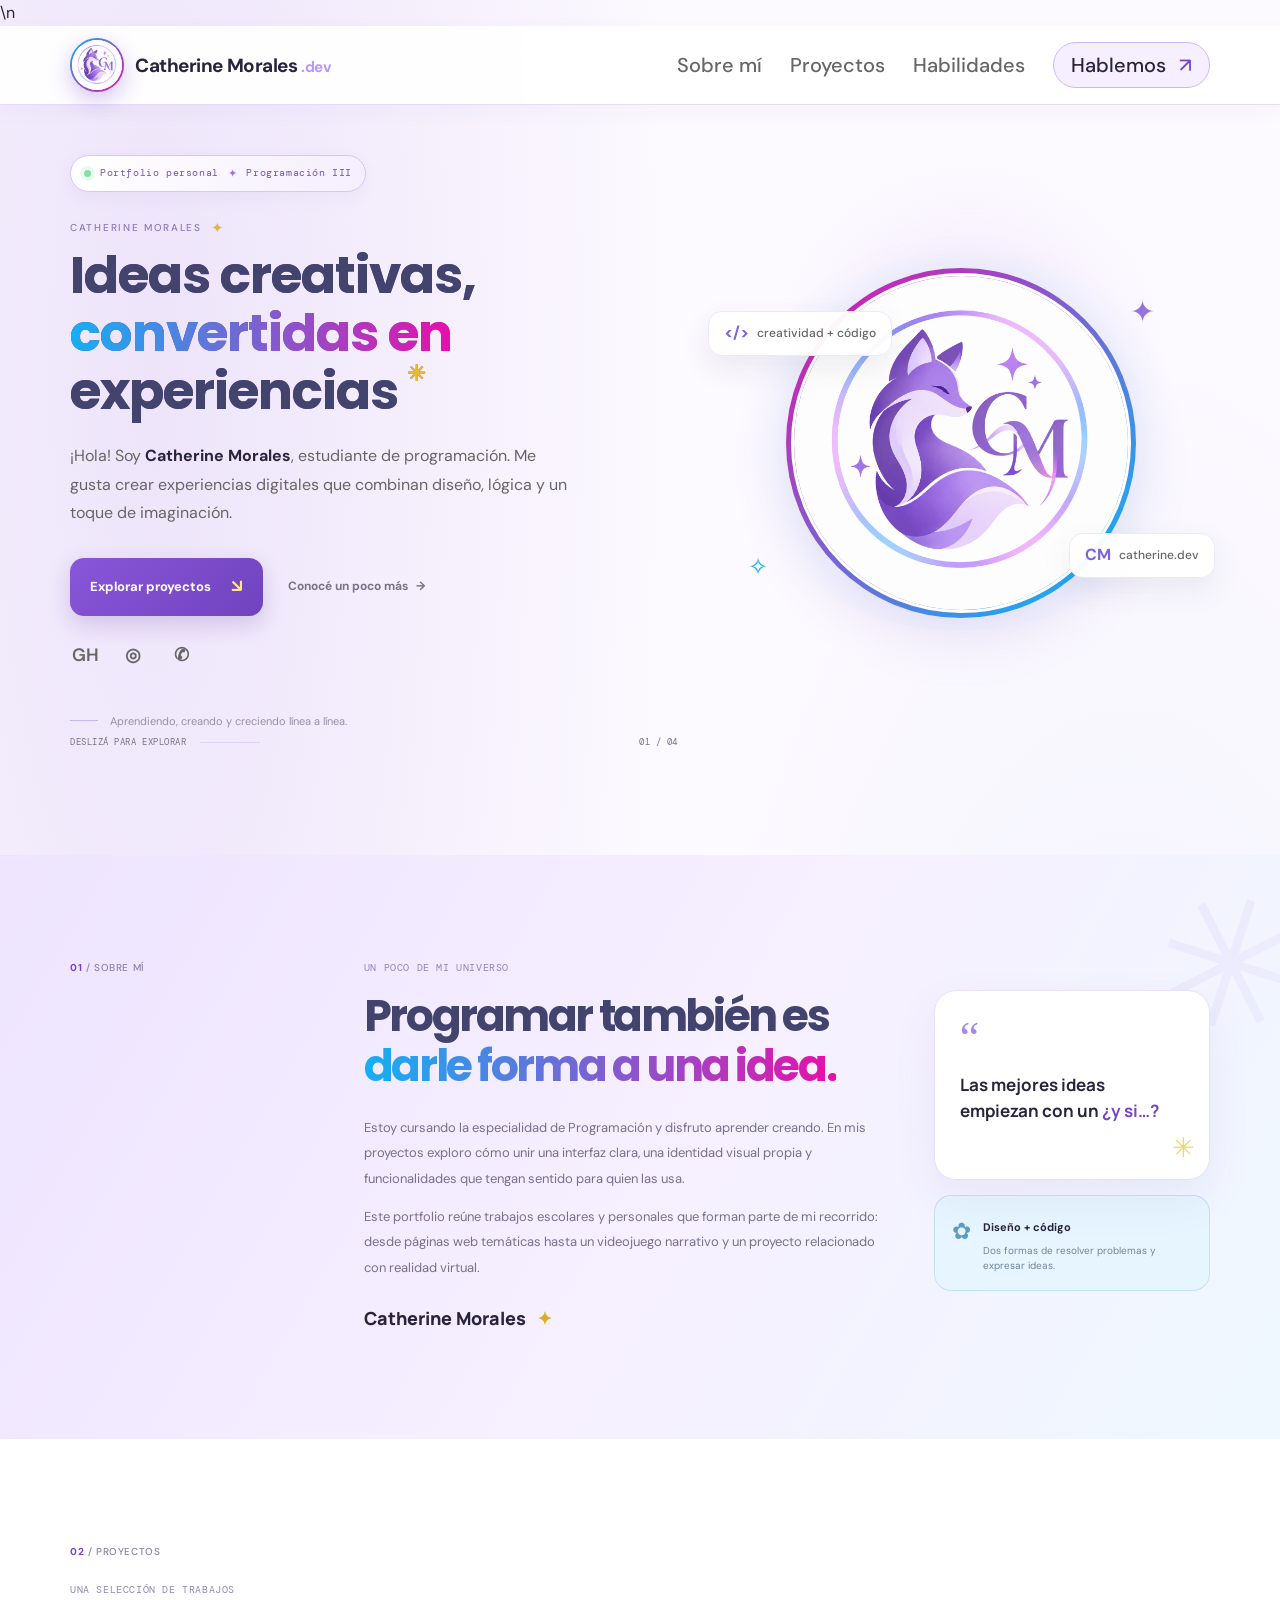
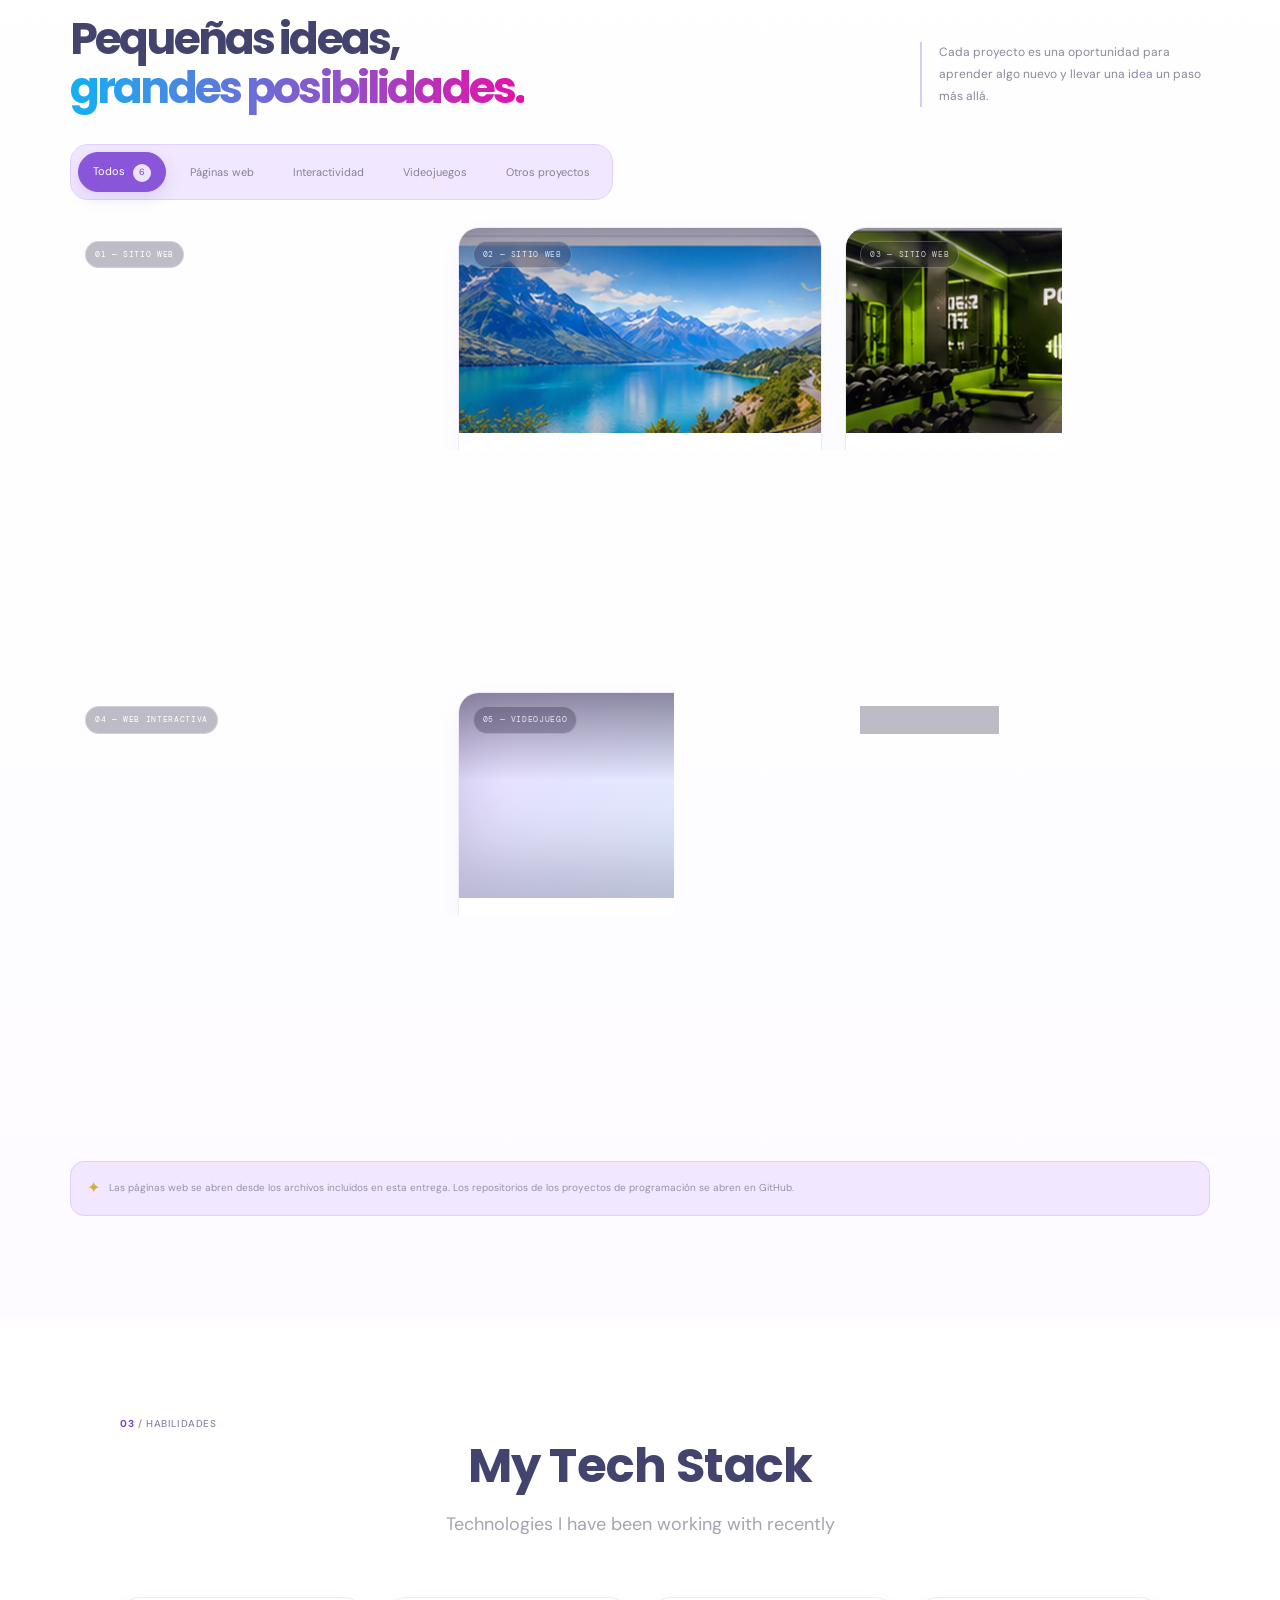
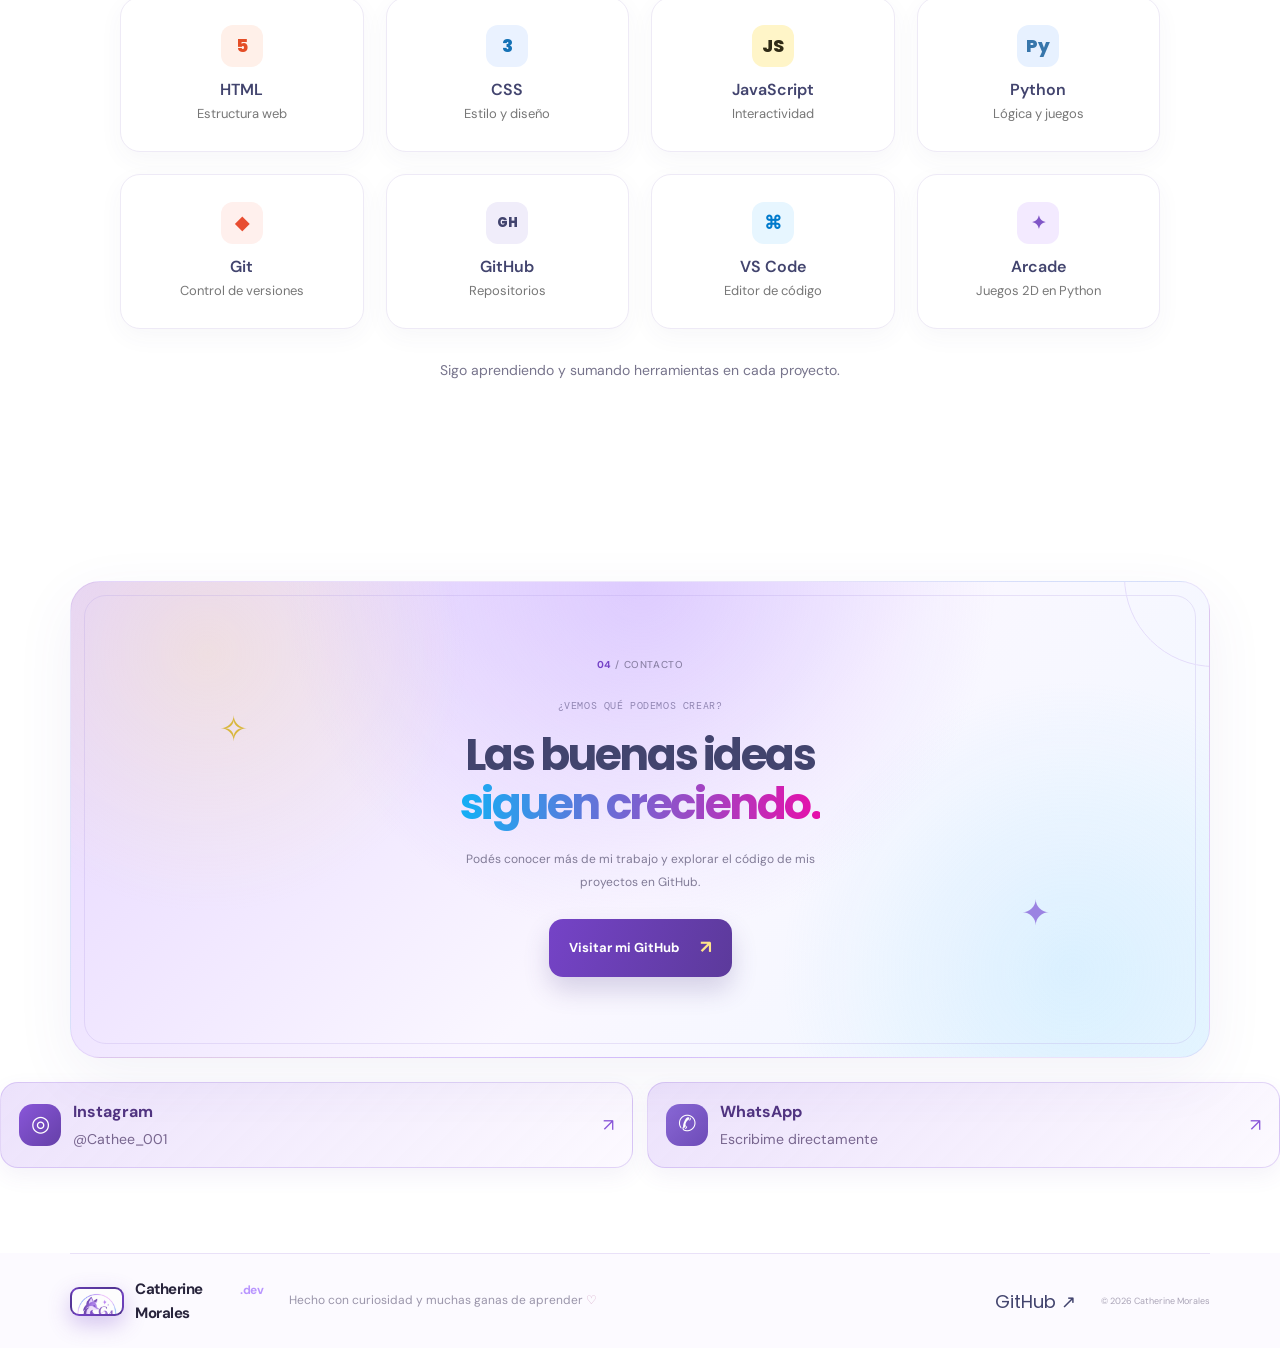
<file: index.html>
<!DOCTYPE html>
<html lang="es">
<head>
  <meta charset="UTF-8">
  <meta name="viewport" content="width=device-width, initial-scale=1.0">
  <meta name="description" content="Portfolio de Catherine Morales: desarrollo web, programación y proyectos creativos.">
  <meta name="theme-color" content="#f8f6ff">
  <title>Catherine Morales — Portfolio</title>\n  <link rel="icon" type="image/png" href="assets/branding/logo-zorro-cm.png">
  <link rel="stylesheet" href="css/styles.css">
  <script src="js/main.js" defer></script>
</head>
<body>
  <a class="skip-link" href="#contenido">Saltar al contenido</a>
  <header class="site-header">
    <nav class="nav wrap" aria-label="Navegación principal">
      <a class="brand" href="#inicio" aria-label="Catherine Morales, inicio"><span class="brand-mark"><img src="assets/branding/logo-zorro-cm.png" alt="" aria-hidden="true"></span><span class="brand-name">Catherine Morales<span class="brand-dot">.dev</span></span></a>
      <button class="menu-toggle" type="button" aria-expanded="false" aria-controls="nav-links" aria-label="Abrir menú"><span></span><span></span></button>
      <div class="nav-links" id="nav-links">
        <a href="#sobre-mi">Sobre mí</a><a href="#proyectos">Proyectos</a><a href="#habilidades">Habilidades</a><a href="#contacto" class="nav-cta">Hablemos <span>↗</span></a>
      </div>
    </nav>
  </header>
  <main id="contenido">
    <section class="hero wrap" id="inicio">
      <div class="hero-copy">
        <div class="eyebrow"><span class="status-dot"></span> Portfolio personal <span class="eyebrow-separator">✦</span> Programación III</div>
        <p class="hero-nameplate">CATHERINE MORALES <span>✦</span></p><h1>Ideas creativas,<br><span class="gradient-text">convertidas en</span><br>experiencias<span class="star">✳</span></h1>
        <p class="hero-description">¡Hola! Soy <strong>Catherine Morales</strong>, estudiante de programación. Me gusta crear experiencias digitales que combinan diseño, lógica y un toque de imaginación.</p>
        <div class="hero-actions"><a class="button button-primary" href="#proyectos">Explorar proyectos <span>↘</span></a><a class="text-link" href="#sobre-mi">Conocé un poco más <span>→</span></a></div>
        <div class="hero-socials" aria-label="Enlaces de contacto">
          <a href="https://github.com/catherineM0rales" target="_blank" rel="noopener noreferrer" aria-label="GitHub">GH</a>
          <a href="https://www.instagram.com/Cathee_001/" target="_blank" rel="noopener noreferrer" aria-label="Instagram">◎</a>
          <a href="https://wa.me/5493547664428" target="_blank" rel="noopener noreferrer" aria-label="WhatsApp">✆</a>
        </div>
        <div class="hero-note"><span class="note-line"></span><span>Aprendiendo, creando y creciendo línea a línea.</span></div>
      </div>
      <div class="hero-art" aria-label="Logo personal de Catherine Morales: un zorro violeta con las iniciales CM">
        <div class="hero-portrait-ring">
          <img class="hero-portrait" src="assets/branding/logo-zorro-cm.png" alt="Logo de Catherine Morales con un zorro violeta y las iniciales CM">
        </div>
        <span class="portrait-spark portrait-spark-one" aria-hidden="true">✦</span>
        <span class="portrait-spark portrait-spark-two" aria-hidden="true">✧</span>
        <span class="portrait-tag portrait-tag-code" aria-hidden="true"><span>&lt;/&gt;</span> creatividad + código</span>
        <span class="portrait-tag portrait-tag-dev" aria-hidden="true"><span>CM</span> catherine.dev</span>
      </div>
      <div class="hero-bottom"><span>DESLIZÁ PARA EXPLORAR</span><span class="scroll-line"></span><span>01 / 04</span></div>
    </section>
    <section class="section about-section" id="sobre-mi">
      <div class="wrap about-grid">
        <div class="section-kicker"><span>01</span> / SOBRE MÍ</div>
        <div class="about-main"><p class="section-overline">Un poco de mi universo</p><h2>Programar también es<br><span class="gradient-text">darle forma a una idea.</span></h2><p class="about-text">Estoy cursando la especialidad de Programación y disfruto aprender creando. En mis proyectos exploro cómo unir una interfaz clara, una identidad visual propia y funcionalidades que tengan sentido para quien las usa.</p><p class="about-text">Este portfolio reúne trabajos escolares y personales que forman parte de mi recorrido: desde páginas web temáticas hasta un videojuego narrativo y un proyecto relacionado con realidad virtual.</p><div class="about-signature">Catherine Morales <span>✦</span></div></div>
        <div class="about-side"><div class="quote-card"><span class="quote-mark">“</span><p>Las mejores ideas empiezan con un <em>¿y si…?</em></p><span class="quote-decoration">✳</span></div><div class="mini-card"><span class="mini-icon">✿</span><div><strong>Diseño + código</strong><p>Dos formas de resolver problemas y expresar ideas.</p></div></div></div>
      </div>
    </section>
    <section class="section projects-section" id="proyectos">
      <div class="wrap">
        <div class="section-kicker"><span>02</span> / PROYECTOS</div>
        <div class="section-heading"><div><p class="section-overline">Una selección de trabajos</p><h2>Pequeñas ideas,<br><span class="gradient-text">grandes posibilidades.</span></h2></div><p class="heading-aside">Cada proyecto es una oportunidad para aprender algo nuevo y llevar una idea un paso más allá.</p></div>
        <div class="filters" role="group" aria-label="Filtrar proyectos">
          <button class="filter-btn active" type="button" data-filter="todos" aria-pressed="true">Todos <span>6</span></button>
          <button class="filter-btn" type="button" data-filter="web" aria-pressed="false">Páginas web</button>
          <button class="filter-btn" type="button" data-filter="app" aria-pressed="false">Interactividad</button>
          <button class="filter-btn" type="button" data-filter="juego" aria-pressed="false">Videojuegos</button>
          <button class="filter-btn" type="button" data-filter="vr" aria-pressed="false">Otros proyectos</button>
        </div>
        <div class="project-grid" id="project-grid">
          <article class="project-card project-cafe" data-category="web app">
            <div class="project-visual cafe-visual"><img class="project-cover" src="assets/projects/cafe-luna.webp" alt="Taza de café con latte art en una cafetería cálida" loading="lazy" decoding="async"><div class="visual-label">01 — SITIO WEB</div></div>
            <div class="project-info"><div class="project-meta"><span>HTML</span><span>CSS</span><span>JavaScript</span></div><h3>Café Luna</h3><p>Una experiencia web para una cafetería, con estética cálida, catálogo y funciones interactivas.</p><div class="project-actions"><a class="project-link" href="http://127.0.0.1:5000" target="_blank" rel="noopener">Ver proyecto <span>↗</span></a><button class="details-btn" type="button" data-project="cafe" aria-label="Más información sobre Café Luna">＋</button></div></div>
          </article>
          <article class="project-card project-travel" data-category="web">
            <div class="project-visual travel-visual"><img class="project-cover" src="assets/projects/mundo-viajes.webp" alt="Paisaje de montaña junto a un lago azul y una ruta panorámica" loading="lazy" decoding="async"><div class="visual-label">02 — SITIO WEB</div></div>
            <div class="project-info"><div class="project-meta"><span>HTML</span><span>CSS</span></div><h3>Mundo Viajes</h3><p>Una propuesta visual de temática turística para presentar destinos e invitar a explorar.</p><div class="project-actions"><a class="project-link" href="proyectos-web/MundoViajes/index.html" target="_blank" rel="noopener">Ver proyecto <span>↗</span></a><button class="details-btn" type="button" data-project="viajes" aria-label="Más información sobre Mundo Viajes">＋</button></div></div>
          </article>
          <article class="project-card project-fit" data-category="web">
            <div class="project-visual fit-visual"><img class="project-cover" src="assets/projects/powerfit.webp" alt="Gimnasio moderno con máquinas y luces verde lima" loading="lazy" decoding="async"><div class="visual-label">03 — SITIO WEB</div></div>
            <div class="project-info"><div class="project-meta"><span>HTML</span><span>CSS</span></div><h3>PowerFit</h3><p>Un sitio de gimnasio con una identidad deportiva, contraste fuerte y energía visual.</p><div class="project-actions"><a class="project-link" href="proyectos-web/PowerFit/index.html" target="_blank" rel="noopener">Ver proyecto <span>↗</span></a><button class="details-btn" type="button" data-project="powerfit" aria-label="Más información sobre PowerFit">＋</button></div></div>
          </article>
          <article class="project-card project-tech" data-category="web app">
            <div class="project-visual tech-visual"><img class="project-cover" src="assets/projects/tecnostore.webp" alt="Computadora portátil, celular y auriculares en una escena tecnológica azul y violeta" loading="lazy" decoding="async"><div class="visual-label">04 — WEB INTERACTIVA</div></div>
            <div class="project-info"><div class="project-meta"><span>HTML</span><span>CSS</span><span>JavaScript</span></div><h3>TecnoStore</h3><p>Interfaz de tienda tecnológica de demostración, con productos y elementos interactivos.</p><div class="project-actions"><a class="project-link" href="proyectos-web/TecnoStore/index.html" target="_blank" rel="noopener">Ver proyecto <span>↗</span></a><button class="details-btn" type="button" data-project="tecnostore" aria-label="Más información sobre TecnoStore">＋</button></div></div>
          </article>
          <article class="project-card project-game" data-category="juego">
            <div class="project-visual game-visual"><img class="project-cover" src="assets/projects/imperdonables.webp" alt="Bosque fantástico de tonos violetas con cristales brillantes y un puente" loading="lazy" decoding="async"><div class="visual-label">05 — VIDEOJUEGO</div></div>
            <div class="project-info"><div class="project-meta"><span>Python</span><span>Arcade</span><span>Narrativa</span></div><h3>Imperdonables</h3><p>Videojuego narrativo 2D que combina programación, exploración y una historia centrada en emociones.</p><div class="project-actions"><a class="project-link" href="https://github.com/yaguitx/calizayamorales" target="_blank" rel="noopener noreferrer">Ver repositorio <span>↗</span></a><button class="details-btn" type="button" data-project="imperdonables" aria-label="Más información sobre Imperdonables">＋</button></div></div>
          </article>
          <article class="project-card project-vr" data-category="vr">
            <div class="project-visual vr-visual"><img class="project-cover" src="assets/projects/proyecto-vr.webp" alt="Persona utilizando un visor de realidad virtual con una interfaz digital luminosa" loading="lazy" decoding="async"><div class="visual-label">06 — REALIDAD VIRTUAL</div></div>
            <div class="project-info"><div class="project-meta"><span>Realidad virtual</span><span>Exploración</span></div><h3>Proyecto VR</h3><p>Proyecto independiente relacionado con realidad virtual. Los detalles técnicos se mantienen abiertos hasta verificar el repositorio.</p><div class="project-actions"><a class="project-link" href="https://github.com/catherineM0rales/VR" target="_blank" rel="noopener noreferrer">Ver repositorio <span>↗</span></a><button class="details-btn" type="button" data-project="vr" aria-label="Más información sobre Proyecto VR">＋</button></div></div>
          </article>
        </div>
        <p class="project-footnote"><span>✦</span> Las páginas web se abren desde los archivos incluidos en esta entrega. Los repositorios de los proyectos de programación se abren en GitHub.</p>
      </div>
    </section>
    <section class="section skills-section" id="habilidades">
      <div class="wrap stack-wrap">
        <div class="section-kicker"><span>03</span> / HABILIDADES</div>
        <div class="stack-heading">
          <h2>My Tech Stack</h2>
          <p>Technologies I have been working with recently</p>
        </div>
        <div class="tech-stack-grid" aria-label="Tecnologías y herramientas">
          <article class="tech-stack-item"><span class="tech-stack-icon html-icon" aria-hidden="true">5</span><h3>HTML</h3><p>Estructura web</p></article>
          <article class="tech-stack-item"><span class="tech-stack-icon css-icon" aria-hidden="true">3</span><h3>CSS</h3><p>Estilo y diseño</p></article>
          <article class="tech-stack-item"><span class="tech-stack-icon js-icon" aria-hidden="true">JS</span><h3>JavaScript</h3><p>Interactividad</p></article>
          <article class="tech-stack-item"><span class="tech-stack-icon py-icon" aria-hidden="true">Py</span><h3>Python</h3><p>Lógica y juegos</p></article>
          <article class="tech-stack-item"><span class="tech-stack-icon git-icon" aria-hidden="true">◆</span><h3>Git</h3><p>Control de versiones</p></article>
          <article class="tech-stack-item"><span class="tech-stack-icon github-icon" aria-hidden="true">GH</span><h3>GitHub</h3><p>Repositorios</p></article>
          <article class="tech-stack-item"><span class="tech-stack-icon vscode-icon" aria-hidden="true">⌘</span><h3>VS Code</h3><p>Editor de código</p></article>
          <article class="tech-stack-item"><span class="tech-stack-icon arcade-icon" aria-hidden="true">✦</span><h3>Arcade</h3><p>Juegos 2D en Python</p></article>
        </div>
        <p class="stack-footnote">Sigo aprendiendo y sumando herramientas en cada proyecto.</p>
      </div>
    </section>
    <section class="contact-section" id="contacto"><div class="wrap contact-card"><div class="contact-spark spark-left">✧</div><div class="section-kicker"><span>04</span> / CONTACTO</div><p class="section-overline">¿Vemos qué podemos crear?</p><h2>Las buenas ideas<br><span class="gradient-text">siguen creciendo.</span></h2><p class="contact-text">Podés conocer más de mi trabajo y explorar el código de mis proyectos en GitHub.</p><a class="button button-primary" href="https://github.com/catherineM0rales" target="_blank" rel="noopener noreferrer">Visitar mi GitHub <span>↗</span></a><div class="contact-spark spark-right">✦</div><div class="contact-orb"></div></div>
          <div class="contact-social-links" aria-label="Redes y contacto">
            <a class="contact-social-link" href="https://www.instagram.com/Cathee_001/" target="_blank" rel="noopener noreferrer">
              <span class="social-link-icon" aria-hidden="true">◎</span>
              <span><strong>Instagram</strong><small>@Cathee_001</small></span>
              <span class="social-link-arrow" aria-hidden="true">↗</span>
            </a>
            <a class="contact-social-link contact-social-whatsapp" href="https://wa.me/5493547664428" target="_blank" rel="noopener noreferrer">
              <span class="social-link-icon" aria-hidden="true">✆</span>
              <span><strong>WhatsApp</strong><small>Escribime directamente</small></span>
              <span class="social-link-arrow" aria-hidden="true">↗</span>
            </a>
          </div>
        
</section>
  </main>
  <footer class="footer"><div class="wrap footer-inner"><a class="brand footer-brand" href="#inicio"><span class="brand-mark"><img src="assets/branding/logo-zorro-cm.png" alt="" aria-hidden="true"></span><span class="brand-name">Catherine Morales<span class="brand-dot">.dev</span></span></a><p>Hecho con curiosidad y muchas ganas de aprender <span>♡</span></p><a href="https://github.com/catherineM0rales" target="_blank" rel="noopener noreferrer">GitHub ↗</a><span class="footer-year">© <span id="year">2026</span> Catherine Morales</span></div></footer>
  <div class="modal-backdrop" id="project-modal" hidden>
    <section class="project-modal" role="dialog" aria-modal="true" aria-labelledby="modal-title">
      <button class="modal-close" type="button" aria-label="Cerrar ventana">×</button><p class="section-overline" id="modal-category">DETALLES DEL PROYECTO</p><h2 id="modal-title">Proyecto</h2><p id="modal-description"></p><div class="modal-tags" id="modal-tags"></div><div class="modal-media" id="modal-media" aria-label="Videos del proyecto"></div><p class="modal-note" id="modal-note"></p>
    </section>
  </div>
</body>
</html>
</file>
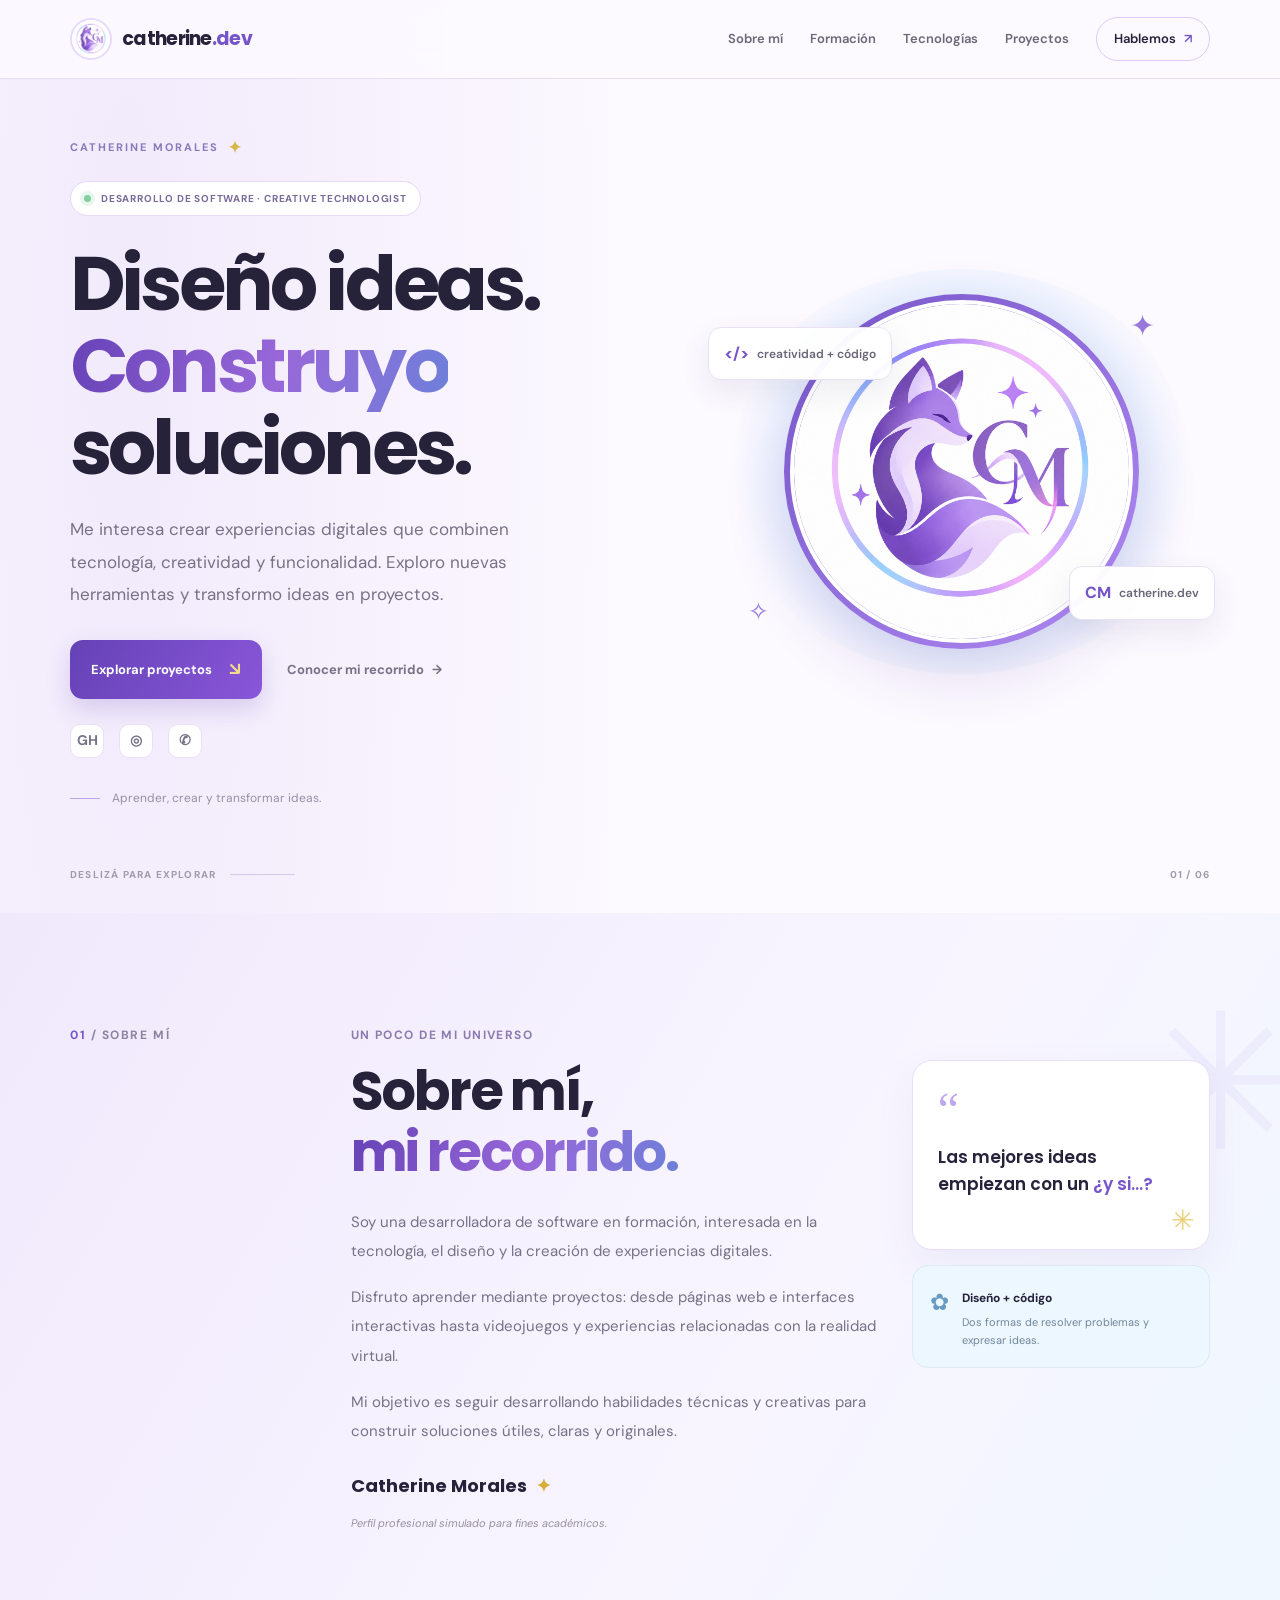
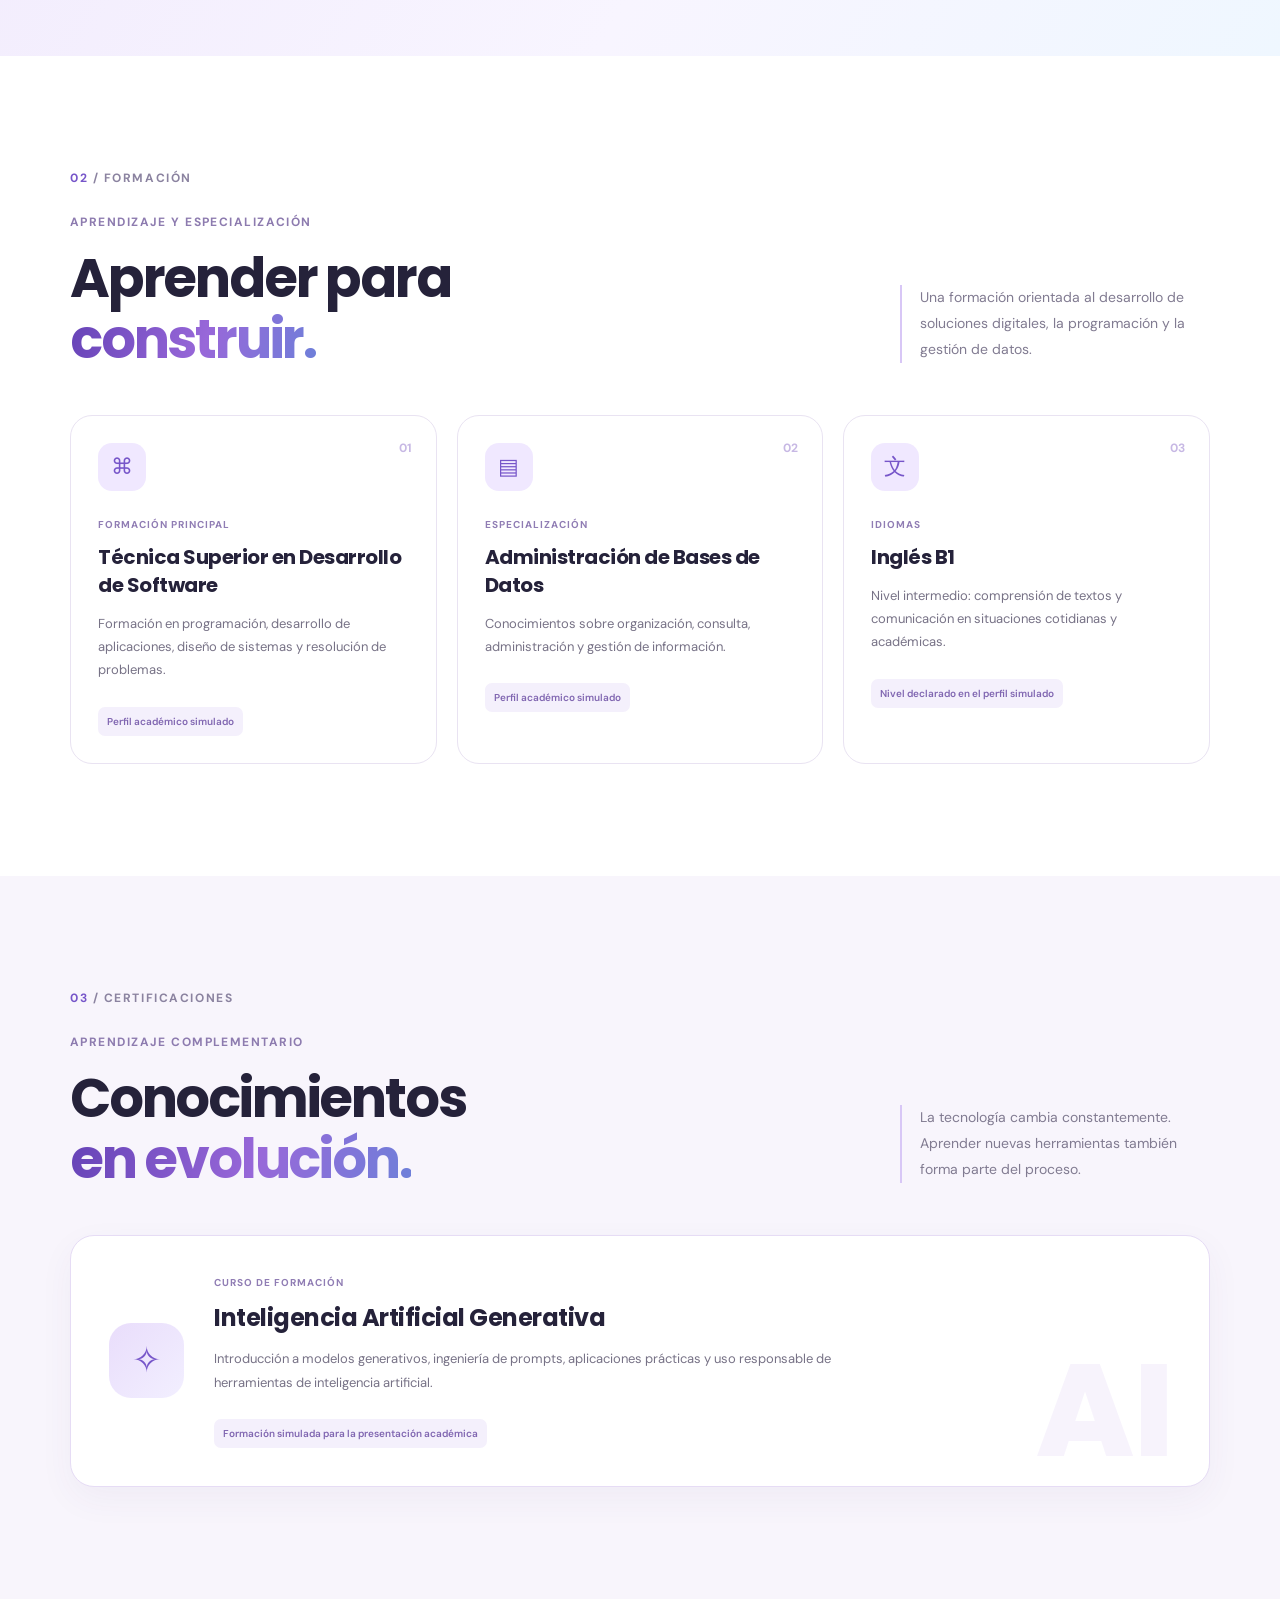
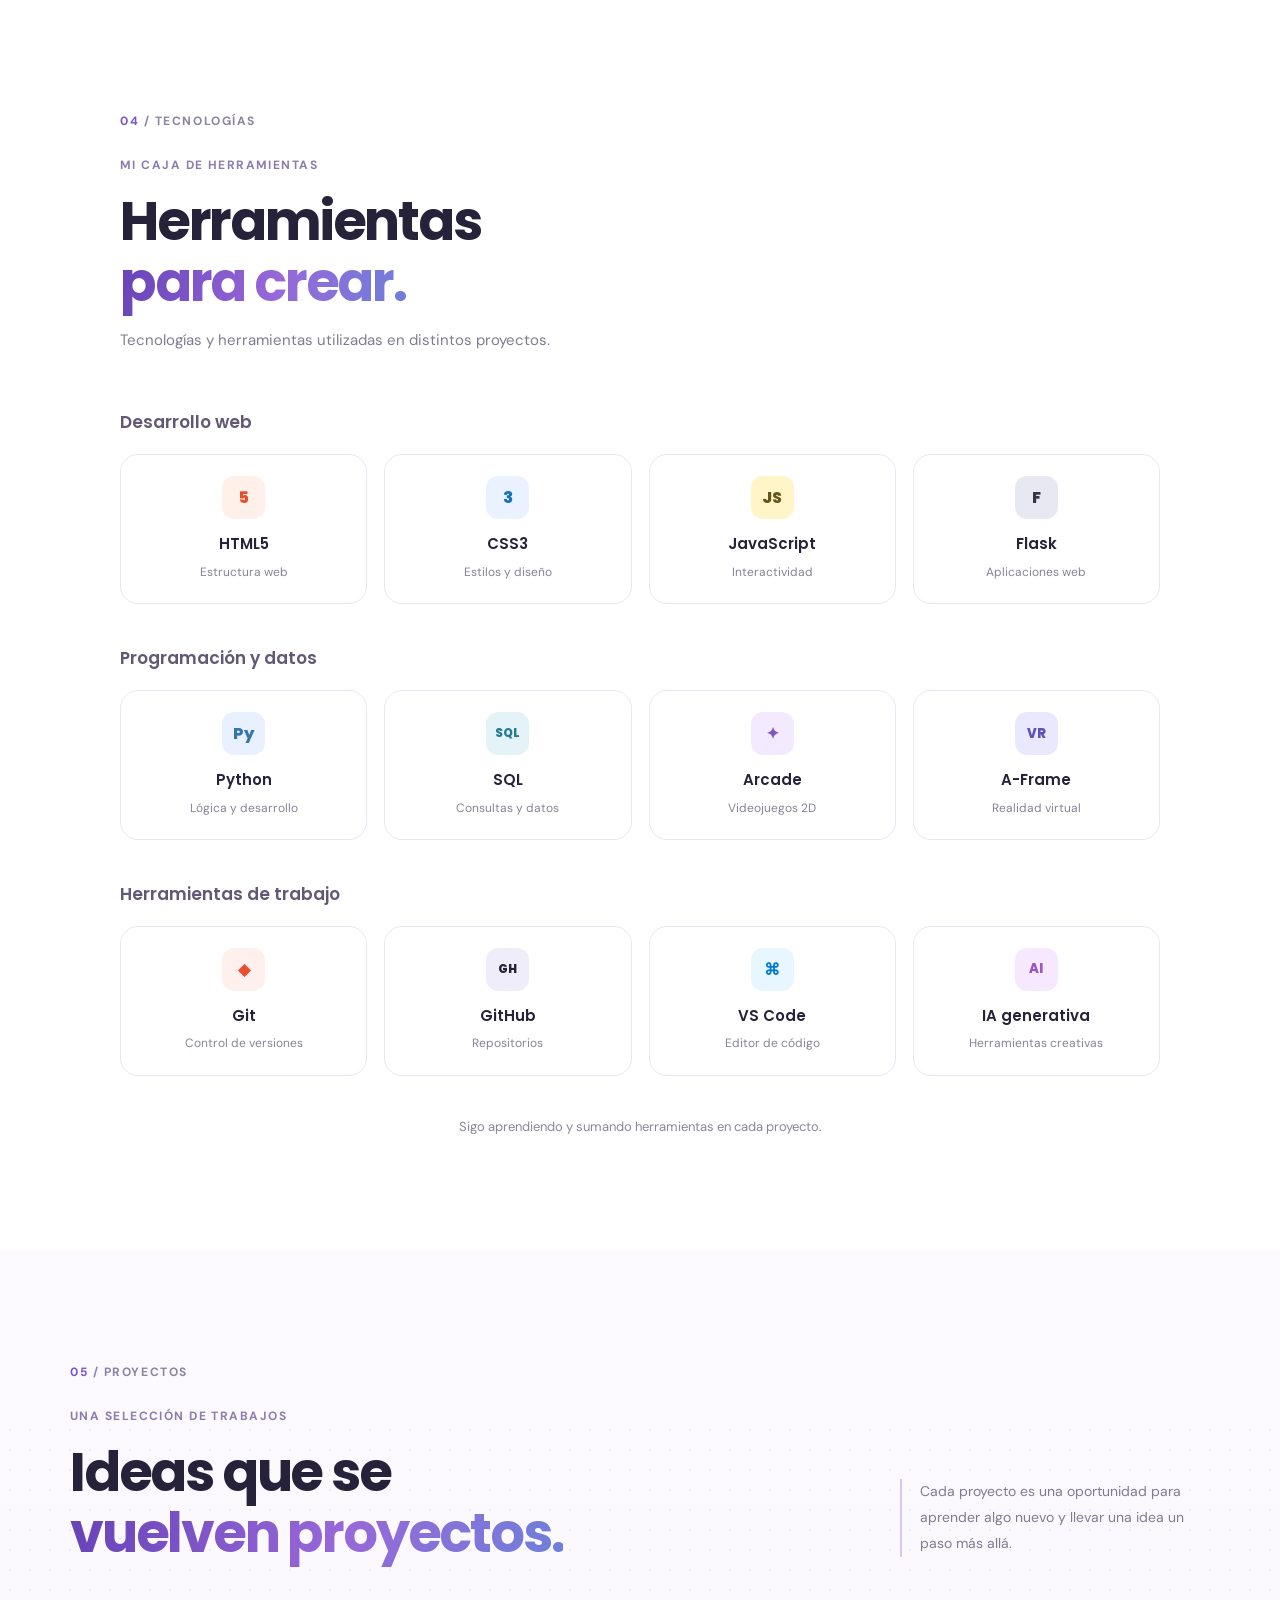
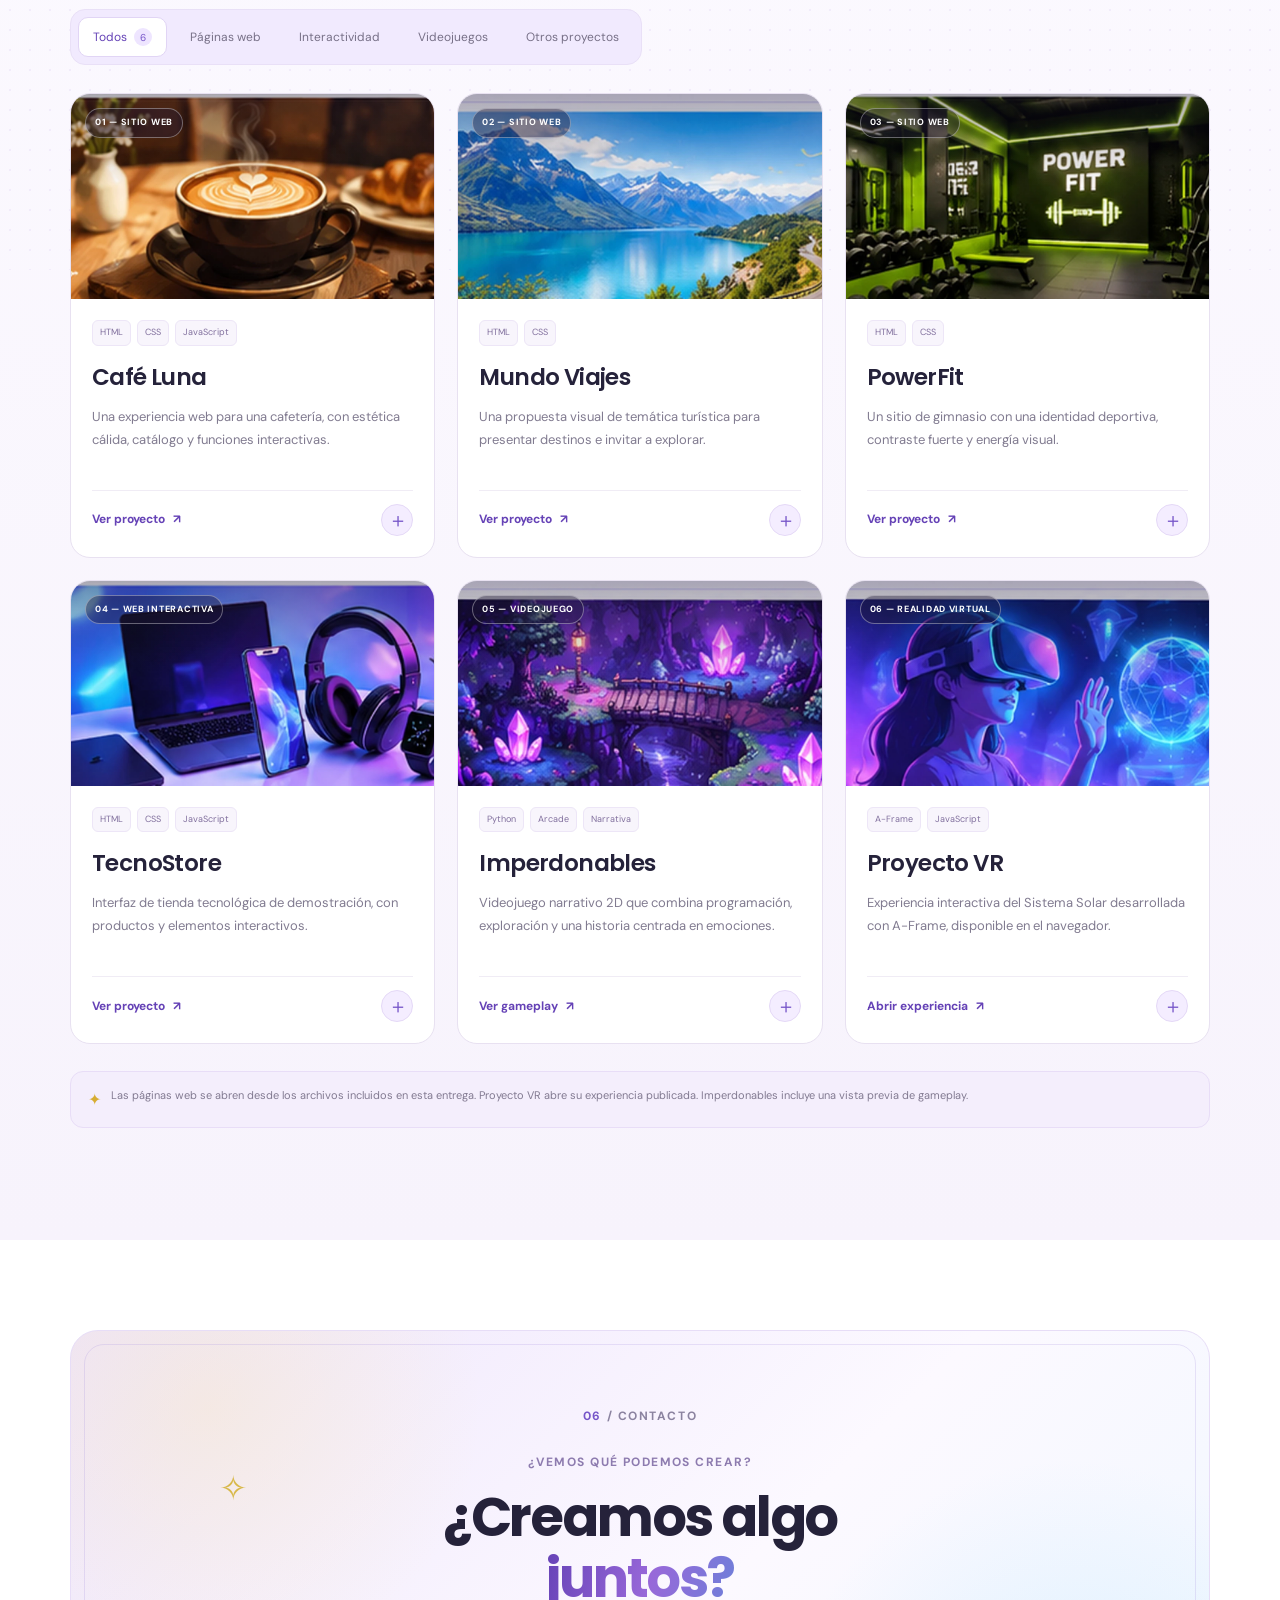
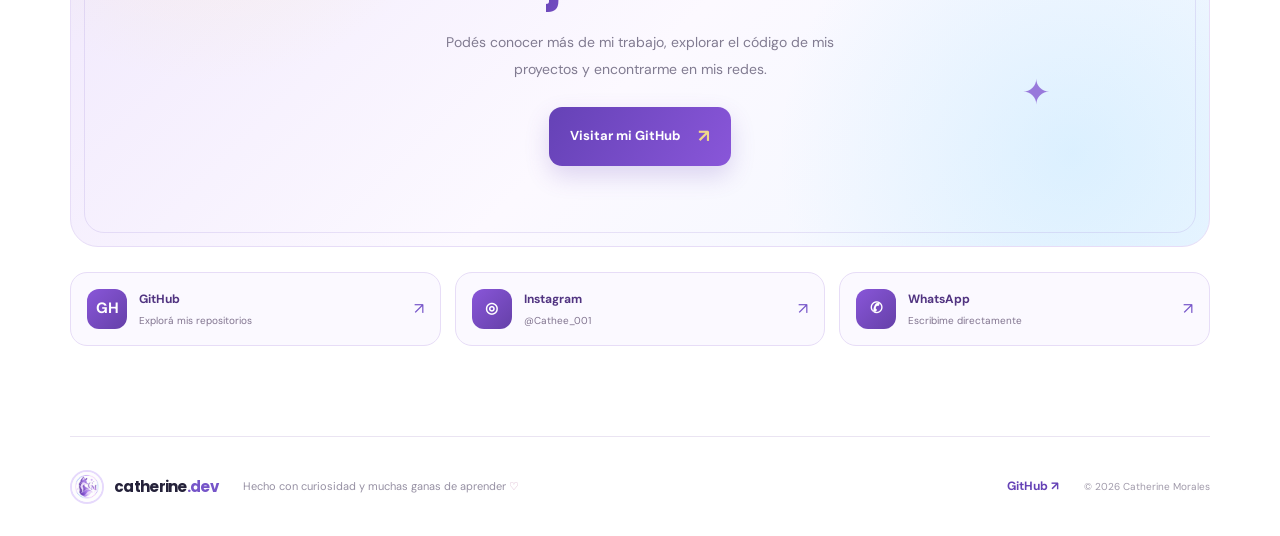
<file: portfolio_entrega/index.html>
<!DOCTYPE html>
<html lang="es">
<head>
  <meta charset="UTF-8">
  <meta name="viewport" content="width=device-width, initial-scale=1.0">
  <meta name="description" content="Portfolio de Catherine Morales: desarrollo de software, bases de datos y proyectos digitales.">
  <meta name="theme-color" content="#FCF9FF">

  <title>Catherine Morales | catherine.dev</title>

  <link rel="icon" type="image/png" href="assets/branding/logo-zorro-cm.png">
  <link rel="preconnect" href="https://fonts.googleapis.com">
  <link rel="preconnect" href="https://fonts.gstatic.com" crossorigin>
  <link href="https://fonts.googleapis.com/css2?family=DM+Sans:wght@400;500;600;700&family=Poppins:wght@400;500;600;700;800&display=swap" rel="stylesheet">

  <link rel="stylesheet" href="css/styles.css">
  <script src="js/main.js" defer></script>
</head>

<body>

  <div class="reading-progress" id="reading-progress"></div>

  <a class="skip-link" href="#contenido">Saltar al contenido</a>

  <!-- NAVEGACIÓN -->
  <header class="site-header">
    <nav class="nav wrap" aria-label="Navegación principal">

      <a class="brand" href="#inicio" aria-label="catherine.dev, inicio">
        <span class="brand-mark">
          <img src="assets/branding/logo-zorro-cm.png" alt="">
        </span>
        <span class="brand-name">catherine<span>.dev</span></span>
      </a>

      <button class="menu-toggle"
        type="button"
        aria-expanded="false"
        aria-controls="nav-links"
        aria-label="Abrir menú">
        <span></span>
        <span></span>
      </button>

      <div class="nav-links" id="nav-links">
        <a href="#sobre-mi">Sobre mí</a>
        <a href="#formacion">Formación</a>
        <a href="#tecnologias">Tecnologías</a>
        <a href="#proyectos">Proyectos</a>
        <a href="#contacto" class="nav-cta">Hablemos <span>↗</span></a>
      </div>

    </nav>
  </header>

  <main id="contenido">

    <!-- INICIO -->
    <section class="hero wrap" id="inicio">

      <div class="hero-copy">

        <p class="hero-nameplate">
          CATHERINE MORALES
          <span>✦</span>
        </p>

        <p class="hero-eyebrow">
          <span class="status-dot"></span>
          DESARROLLO DE SOFTWARE · CREATIVE TECHNOLOGIST
        </p>

        <h1>
          Diseño ideas.<br>
          <span class="gradient-text">Construyo</span><br>
          soluciones.
        </h1>

        <p class="hero-description">
          Me interesa crear experiencias digitales que combinen
          tecnología, creatividad y funcionalidad. Exploro nuevas
          herramientas y transformo ideas en proyectos.
        </p>

        <div class="hero-actions">
          <a class="button button-primary" href="#proyectos">
            Explorar proyectos <span>↘</span>
          </a>

          <a class="text-link" href="#sobre-mi">
            Conocer mi recorrido <span>→</span>
          </a>
        </div>

        <div class="hero-socials" aria-label="Redes sociales">
          <a href="https://github.com/catherineM0rales"
             target="_blank" rel="noopener noreferrer"
             aria-label="GitHub">GH</a>

          <a href="https://www.instagram.com/Cathee_001/"
             target="_blank" rel="noopener noreferrer"
             aria-label="Instagram">◎</a>

          <a href="https://wa.me/5493547664428"
             target="_blank" rel="noopener noreferrer"
             aria-label="WhatsApp">✆</a>
        </div>

        <div class="hero-note">
          <span class="note-line"></span>
          <span>Aprender, crear y transformar ideas.</span>
        </div>

      </div>

      <div class="hero-art">

        <div class="hero-portrait-ring">
          <img
            class="hero-portrait"
            src="assets/branding/logo-zorro-cm.png"
            alt="Logo personal de Catherine Morales con un zorro violeta y las iniciales CM">
        </div>

        <span class="portrait-spark portrait-spark-one">✦</span>
        <span class="portrait-spark portrait-spark-two">✧</span>

        <span class="portrait-tag portrait-tag-code">
          <span>&lt;/&gt;</span>
          creatividad + código
        </span>

        <span class="portrait-tag portrait-tag-dev">
          <span>CM</span>
          catherine.dev
        </span>

      </div>

      <div class="hero-bottom">
        <span>DESLIZÁ PARA EXPLORAR</span>
        <span class="scroll-line"></span>
        <span>01 / 06</span>
      </div>

    </section>


    <!-- SOBRE MÍ -->
    <section class="section about-section" id="sobre-mi">

      <div class="wrap about-grid">

        <div class="section-kicker">
          <span>01</span> / SOBRE MÍ
        </div>

        <div class="about-main">

          <p class="section-overline">Un poco de mi universo</p>

          <h2 class="section-title">
            Sobre mí,<br>
            <span class="gradient-text">mi recorrido.</span>
          </h2>

          <p class="about-text">
            Soy una desarrolladora de software en formación,
            interesada en la tecnología, el diseño y la creación
            de experiencias digitales.
          </p>

          <p class="about-text">
            Disfruto aprender mediante proyectos: desde páginas web
            e interfaces interactivas hasta videojuegos y experiencias
            relacionadas con la realidad virtual.
          </p>

          <p class="about-text">
            Mi objetivo es seguir desarrollando habilidades técnicas
            y creativas para construir soluciones útiles, claras
            y originales.
          </p>

          <div class="about-signature">
            Catherine Morales <span>✦</span>
          </div>

          <p class="simulation-note">
            Perfil profesional simulado para fines académicos.
          </p>

        </div>

        <div class="about-side">

          <div class="quote-card">
            <span class="quote-mark">“</span>
            <p>
              Las mejores ideas empiezan con un
              <em>¿y si…?</em>
            </p>
            <span class="quote-decoration">✳</span>
          </div>

          <div class="mini-card">
            <span class="mini-icon">✿</span>
            <div>
              <strong>Diseño + código</strong>
              <p>Dos formas de resolver problemas y expresar ideas.</p>
            </div>
          </div>

        </div>

      </div>

    </section>


    <!-- FORMACIÓN -->
    <section class="section education-section" id="formacion">

      <div class="wrap">

        <div class="section-kicker">
          <span>02</span> / FORMACIÓN
        </div>

        <div class="section-heading">
          <div>
            <p class="section-overline">Aprendizaje y especialización</p>
            <h2 class="section-title">
              Aprender para<br>
              <span class="gradient-text">construir.</span>
            </h2>
          </div>

          <p class="heading-aside">
            Una formación orientada al desarrollo de soluciones
            digitales, la programación y la gestión de datos.
          </p>
        </div>

        <div class="education-grid">

          <article class="education-card">
            <span class="education-number">01</span>
            <span class="education-icon">⌘</span>
            <p class="card-label">FORMACIÓN PRINCIPAL</p>
            <h3>Técnica Superior en Desarrollo de Software</h3>
            <p>
              Formación en programación, desarrollo de aplicaciones,
              diseño de sistemas y resolución de problemas.
            </p>
            <span class="education-status">Perfil académico simulado</span>
          </article>

          <article class="education-card">
            <span class="education-number">02</span>
            <span class="education-icon">▤</span>
            <p class="card-label">ESPECIALIZACIÓN</p>
            <h3>Administración de Bases de Datos</h3>
            <p>
              Conocimientos sobre organización, consulta,
              administración y gestión de información.
            </p>
            <span class="education-status">Perfil académico simulado</span>
          </article>

          <article class="education-card">
            <span class="education-number">03</span>
            <span class="education-icon">文</span>
            <p class="card-label">IDIOMAS</p>
            <h3>Inglés B1</h3>
            <p>
              Nivel intermedio: comprensión de textos y comunicación
              en situaciones cotidianas y académicas.
            </p>
            <span class="education-status">Nivel declarado en el perfil simulado</span>
          </article>

        </div>

      </div>

    </section>


    <!-- CERTIFICACIONES -->
    <section class="section certifications-section" id="certificaciones">

      <div class="wrap">

        <div class="section-kicker">
          <span>03</span> / CERTIFICACIONES
        </div>

        <div class="section-heading">
          <div>
            <p class="section-overline">Aprendizaje complementario</p>
            <h2 class="section-title">
              Conocimientos<br>
              <span class="gradient-text">en evolución.</span>
            </h2>
          </div>

          <p class="heading-aside">
            La tecnología cambia constantemente.
            Aprender nuevas herramientas también forma parte del proceso.
          </p>
        </div>

        <article class="certification-card">

          <div class="certification-symbol">✧</div>

          <div class="certification-content">
            <p class="card-label">CURSO DE FORMACIÓN</p>
            <h3>Inteligencia Artificial Generativa</h3>
            <p>
              Introducción a modelos generativos, ingeniería de prompts,
              aplicaciones prácticas y uso responsable de herramientas
              de inteligencia artificial.
            </p>
            <span class="education-status">
              Formación simulada para la presentación académica
            </span>
          </div>

          <span class="certification-mark">AI</span>

        </article>

      </div>

    </section>


    <!-- TECNOLOGÍAS -->
    <section class="section skills-section" id="tecnologias">

      <div class="wrap stack-wrap">

        <div class="section-kicker">
          <span>04</span> / TECNOLOGÍAS
        </div>

        <div class="stack-heading">
          <p class="section-overline">Mi caja de herramientas</p>
          <h2 class="section-title">
            Herramientas<br>
            <span class="gradient-text">para crear.</span>
          </h2>
          <p>
            Tecnologías y herramientas utilizadas en distintos proyectos.
          </p>
        </div>

        <div class="tech-category">
          <h3>Desarrollo web</h3>
          <div class="tech-stack-grid">

            <article class="tech-stack-item">
              <span class="tech-stack-icon html-icon">5</span>
              <h4>HTML5</h4>
              <p>Estructura web</p>
            </article>

            <article class="tech-stack-item">
              <span class="tech-stack-icon css-icon">3</span>
              <h4>CSS3</h4>
              <p>Estilos y diseño</p>
            </article>

            <article class="tech-stack-item">
              <span class="tech-stack-icon js-icon">JS</span>
              <h4>JavaScript</h4>
              <p>Interactividad</p>
            </article>

            <article class="tech-stack-item">
              <span class="tech-stack-icon flask-icon">F</span>
              <h4>Flask</h4>
              <p>Aplicaciones web</p>
            </article>

          </div>
        </div>

        <div class="tech-category">
          <h3>Programación y datos</h3>
          <div class="tech-stack-grid">

            <article class="tech-stack-item">
              <span class="tech-stack-icon py-icon">Py</span>
              <h4>Python</h4>
              <p>Lógica y desarrollo</p>
            </article>

            <article class="tech-stack-item">
              <span class="tech-stack-icon sql-icon">SQL</span>
              <h4>SQL</h4>
              <p>Consultas y datos</p>
            </article>

            <article class="tech-stack-item">
              <span class="tech-stack-icon arcade-icon">✦</span>
              <h4>Arcade</h4>
              <p>Videojuegos 2D</p>
            </article>

            <article class="tech-stack-item">
              <span class="tech-stack-icon aframe-icon">VR</span>
              <h4>A-Frame</h4>
              <p>Realidad virtual</p>
            </article>

          </div>
        </div>

        <div class="tech-category">
          <h3>Herramientas de trabajo</h3>
          <div class="tech-stack-grid">

            <article class="tech-stack-item">
              <span class="tech-stack-icon git-icon">◆</span>
              <h4>Git</h4>
              <p>Control de versiones</p>
            </article>

            <article class="tech-stack-item">
              <span class="tech-stack-icon github-icon">GH</span>
              <h4>GitHub</h4>
              <p>Repositorios</p>
            </article>

            <article class="tech-stack-item">
              <span class="tech-stack-icon vscode-icon">⌘</span>
              <h4>VS Code</h4>
              <p>Editor de código</p>
            </article>

            <article class="tech-stack-item">
              <span class="tech-stack-icon ai-icon">AI</span>
              <h4>IA generativa</h4>
              <p>Herramientas creativas</p>
            </article>

          </div>
        </div>

        <p class="stack-footnote">
          Sigo aprendiendo y sumando herramientas en cada proyecto.
        </p>

      </div>

    </section>


    <!-- PROYECTOS -->
    <section class="section projects-section" id="proyectos">

      <div class="wrap">

        <div class="section-kicker">
          <span>05</span> / PROYECTOS
        </div>

        <div class="section-heading">
          <div>
            <p class="section-overline">Una selección de trabajos</p>
            <h2 class="section-title">
              Ideas que se<br>
              <span class="gradient-text">vuelven proyectos.</span>
            </h2>
          </div>

          <p class="heading-aside">
            Cada proyecto es una oportunidad para aprender algo nuevo
            y llevar una idea un paso más allá.
          </p>
        </div>

        <div class="filters" role="group" aria-label="Filtrar proyectos">
          <button class="filter-btn active" type="button"
            data-filter="todos" aria-pressed="true">Todos <span>6</span></button>

          <button class="filter-btn" type="button"
            data-filter="web" aria-pressed="false">Páginas web</button>

          <button class="filter-btn" type="button"
            data-filter="app" aria-pressed="false">Interactividad</button>

          <button class="filter-btn" type="button"
            data-filter="juego" aria-pressed="false">Videojuegos</button>

          <button class="filter-btn" type="button"
            data-filter="vr" aria-pressed="false">Otros proyectos</button>
        </div>

        <div class="project-grid" id="project-grid">

          <article class="project-card" data-category="web app">
            <div class="project-visual">
              <img class="project-cover"
                src="assets/projects/cafe-luna.webp"
                alt="Taza de café con latte art en una cafetería cálida"
                loading="lazy">
              <span class="visual-label">01 — SITIO WEB</span>
            </div>
            <div class="project-info">
              <div class="project-meta"><span>HTML</span><span>CSS</span><span>JavaScript</span></div>
              <h3>Café Luna</h3>
              <p>Una experiencia web para una cafetería, con estética cálida, catálogo y funciones interactivas.</p>
              <div class="project-actions">
                <a class="project-link" href="proyectos-web/Cafeteria/index.html" target="_blank" rel="noopener noreferrer">Ver proyecto <span>↗</span></a>
                <button class="details-btn" type="button" data-project="cafe" aria-label="Más información sobre Café Luna">＋</button>
              </div>
            </div>
          </article>

          <article class="project-card" data-category="web">
            <div class="project-visual">
              <img class="project-cover"
                src="assets/projects/mundo-viajes.webp"
                alt="Paisaje de montaña junto a un lago"
                loading="lazy">
              <span class="visual-label">02 — SITIO WEB</span>
            </div>
            <div class="project-info">
              <div class="project-meta"><span>HTML</span><span>CSS</span></div>
              <h3>Mundo Viajes</h3>
              <p>Una propuesta visual de temática turística para presentar destinos e invitar a explorar.</p>
              <div class="project-actions">
                <a class="project-link" href="proyectos-web/MundoViajes/index.html" target="_blank" rel="noopener noreferrer">Ver proyecto <span>↗</span></a>
                <button class="details-btn" type="button" data-project="viajes" aria-label="Más información sobre Mundo Viajes">＋</button>
              </div>
            </div>
          </article>

          <article class="project-card" data-category="web">
            <div class="project-visual">
              <img class="project-cover"
                src="assets/projects/powerfit.webp"
                alt="Gimnasio moderno con máquinas y luces verde lima"
                loading="lazy">
              <span class="visual-label">03 — SITIO WEB</span>
            </div>
            <div class="project-info">
              <div class="project-meta"><span>HTML</span><span>CSS</span></div>
              <h3>PowerFit</h3>
              <p>Un sitio de gimnasio con una identidad deportiva, contraste fuerte y energía visual.</p>
              <div class="project-actions">
                <a class="project-link" href="proyectos-web/PowerFit/index.html" target="_blank" rel="noopener noreferrer">Ver proyecto <span>↗</span></a>
                <button class="details-btn" type="button" data-project="powerfit" aria-label="Más información sobre PowerFit">＋</button>
              </div>
            </div>
          </article>

          <article class="project-card" data-category="web app">
            <div class="project-visual">
              <img class="project-cover"
                src="assets/projects/tecnostore.webp"
                alt="Dispositivos tecnológicos en una escena azul y violeta"
                loading="lazy">
              <span class="visual-label">04 — WEB INTERACTIVA</span>
            </div>
            <div class="project-info">
              <div class="project-meta"><span>HTML</span><span>CSS</span><span>JavaScript</span></div>
              <h3>TecnoStore</h3>
              <p>Interfaz de tienda tecnológica de demostración, con productos y elementos interactivos.</p>
              <div class="project-actions">
                <a class="project-link" href="proyectos-web/TecnoStore/index.html" target="_blank" rel="noopener noreferrer">Ver proyecto <span>↗</span></a>
                <button class="details-btn" type="button" data-project="tecnostore" aria-label="Más información sobre TecnoStore">＋</button>
              </div>
            </div>
          </article>

          <article class="project-card" data-category="juego">
            <div class="project-visual">
              <img class="project-cover"
                src="assets/projects/imperdonables.webp"
                alt="Bosque fantástico de tonos violetas"
                loading="lazy">
              <span class="visual-label">05 — VIDEOJUEGO</span>
            </div>
            <div class="project-info">
              <div class="project-meta"><span>Python</span><span>Arcade</span><span>Narrativa</span></div>
              <h3>Imperdonables</h3>
              <p>Videojuego narrativo 2D que combina programación, exploración y una historia centrada en emociones.</p>
              <div class="project-actions">
                <a class="project-link" href="videos/imperdonables-2.mp4" target="_blank" rel="noopener noreferrer">Ver gameplay <span>↗</span></a>
                <button class="details-btn" type="button" data-project="imperdonables" aria-label="Más información sobre Imperdonables">＋</button>
              </div>
            </div>
          </article>

          <article class="project-card" data-category="vr">
            <div class="project-visual">
              <img class="project-cover"
                src="assets/projects/proyecto-vr.webp"
                alt="Experiencia de realidad virtual"
                loading="lazy">
              <span class="visual-label">06 — REALIDAD VIRTUAL</span>
            </div>
            <div class="project-info">
              <div class="project-meta"><span>A-Frame</span><span>JavaScript</span></div>
              <h3>Proyecto VR</h3>
              <p>Experiencia interactiva del Sistema Solar desarrollada con A-Frame, disponible en el navegador.</p>
              <div class="project-actions">
                <a class="project-link" href="https://catherinem0rales.github.io/VR/" target="_blank" rel="noopener noreferrer">Abrir experiencia <span>↗</span></a>
                <button class="details-btn" type="button" data-project="vr" aria-label="Más información sobre Proyecto VR">＋</button>
              </div>
            </div>
          </article>

        </div>

        <p class="project-footnote">
          <span>✦</span>
          Las páginas web se abren desde los archivos incluidos en esta entrega.
          Proyecto VR abre su experiencia publicada. Imperdonables incluye
          una vista previa de gameplay.
        </p>

      </div>

    </section>


    <!-- CONTACTO -->
    <section class="contact-section" id="contacto">

      <div class="wrap">

        <div class="contact-card">

          <div class="section-kicker">
            <span>06</span> / CONTACTO
          </div>

          <p class="section-overline">¿Vemos qué podemos crear?</p>

          <h2 class="section-title">
            ¿Creamos algo<br>
            <span class="gradient-text">juntos?</span>
          </h2>

          <p class="contact-text">
            Podés conocer más de mi trabajo, explorar el código
            de mis proyectos y encontrarme en mis redes.
          </p>

          <a class="button button-primary"
            href="https://github.com/catherineM0rales"
            target="_blank" rel="noopener noreferrer">
            Visitar mi GitHub <span>↗</span>
          </a>

          <span class="contact-spark spark-left">✧</span>
          <span class="contact-spark spark-right">✦</span>

        </div>

        <div class="contact-social-links">

          <a class="contact-social-link"
            href="https://github.com/catherineM0rales"
            target="_blank" rel="noopener noreferrer">
            <span class="social-link-icon">GH</span>
            <span><strong>GitHub</strong><small>Explorá mis repositorios</small></span>
            <span class="social-link-arrow">↗</span>
          </a>

          <a class="contact-social-link"
            href="https://www.instagram.com/Cathee_001/"
            target="_blank" rel="noopener noreferrer">
            <span class="social-link-icon">◎</span>
            <span><strong>Instagram</strong><small>@Cathee_001</small></span>
            <span class="social-link-arrow">↗</span>
          </a>

          <a class="contact-social-link contact-social-whatsapp"
            href="https://wa.me/5493547664428"
            target="_blank" rel="noopener noreferrer">
            <span class="social-link-icon">✆</span>
            <span><strong>WhatsApp</strong><small>Escribime directamente</small></span>
            <span class="social-link-arrow">↗</span>
          </a>

        </div>

      </div>

    </section>

  </main>


  <!-- FOOTER -->
  <footer class="footer">
    <div class="wrap footer-inner">

      <a class="brand footer-brand" href="#inicio">
        <span class="brand-mark">
          <img src="assets/branding/logo-zorro-cm.png" alt="">
        </span>
        <span class="brand-name">catherine<span>.dev</span></span>
      </a>

      <p>Hecho con curiosidad y muchas ganas de aprender <span>♡</span></p>

      <a href="https://github.com/catherineM0rales"
         target="_blank" rel="noopener noreferrer">
        GitHub ↗
      </a>

      <span class="footer-year">
        © <span id="year">2026</span> Catherine Morales
      </span>

    </div>
  </footer>


  <!-- VENTANA DE DETALLES -->
  <div class="modal-backdrop" id="project-modal" hidden>

    <section class="project-modal"
      role="dialog"
      aria-modal="true"
      aria-labelledby="modal-title">

      <button class="modal-close" type="button" aria-label="Cerrar ventana">×</button>

      <p class="section-overline" id="modal-category">DETALLES DEL PROYECTO</p>

      <h2 id="modal-title">Proyecto</h2>

      <p id="modal-description"></p>

      <div class="modal-tags" id="modal-tags"></div>

      <div class="modal-media" id="modal-media" aria-label="Videos del proyecto"></div>

      <p class="modal-note" id="modal-note"></p>

    </section>

  </div>

</body>
</html>
</file>
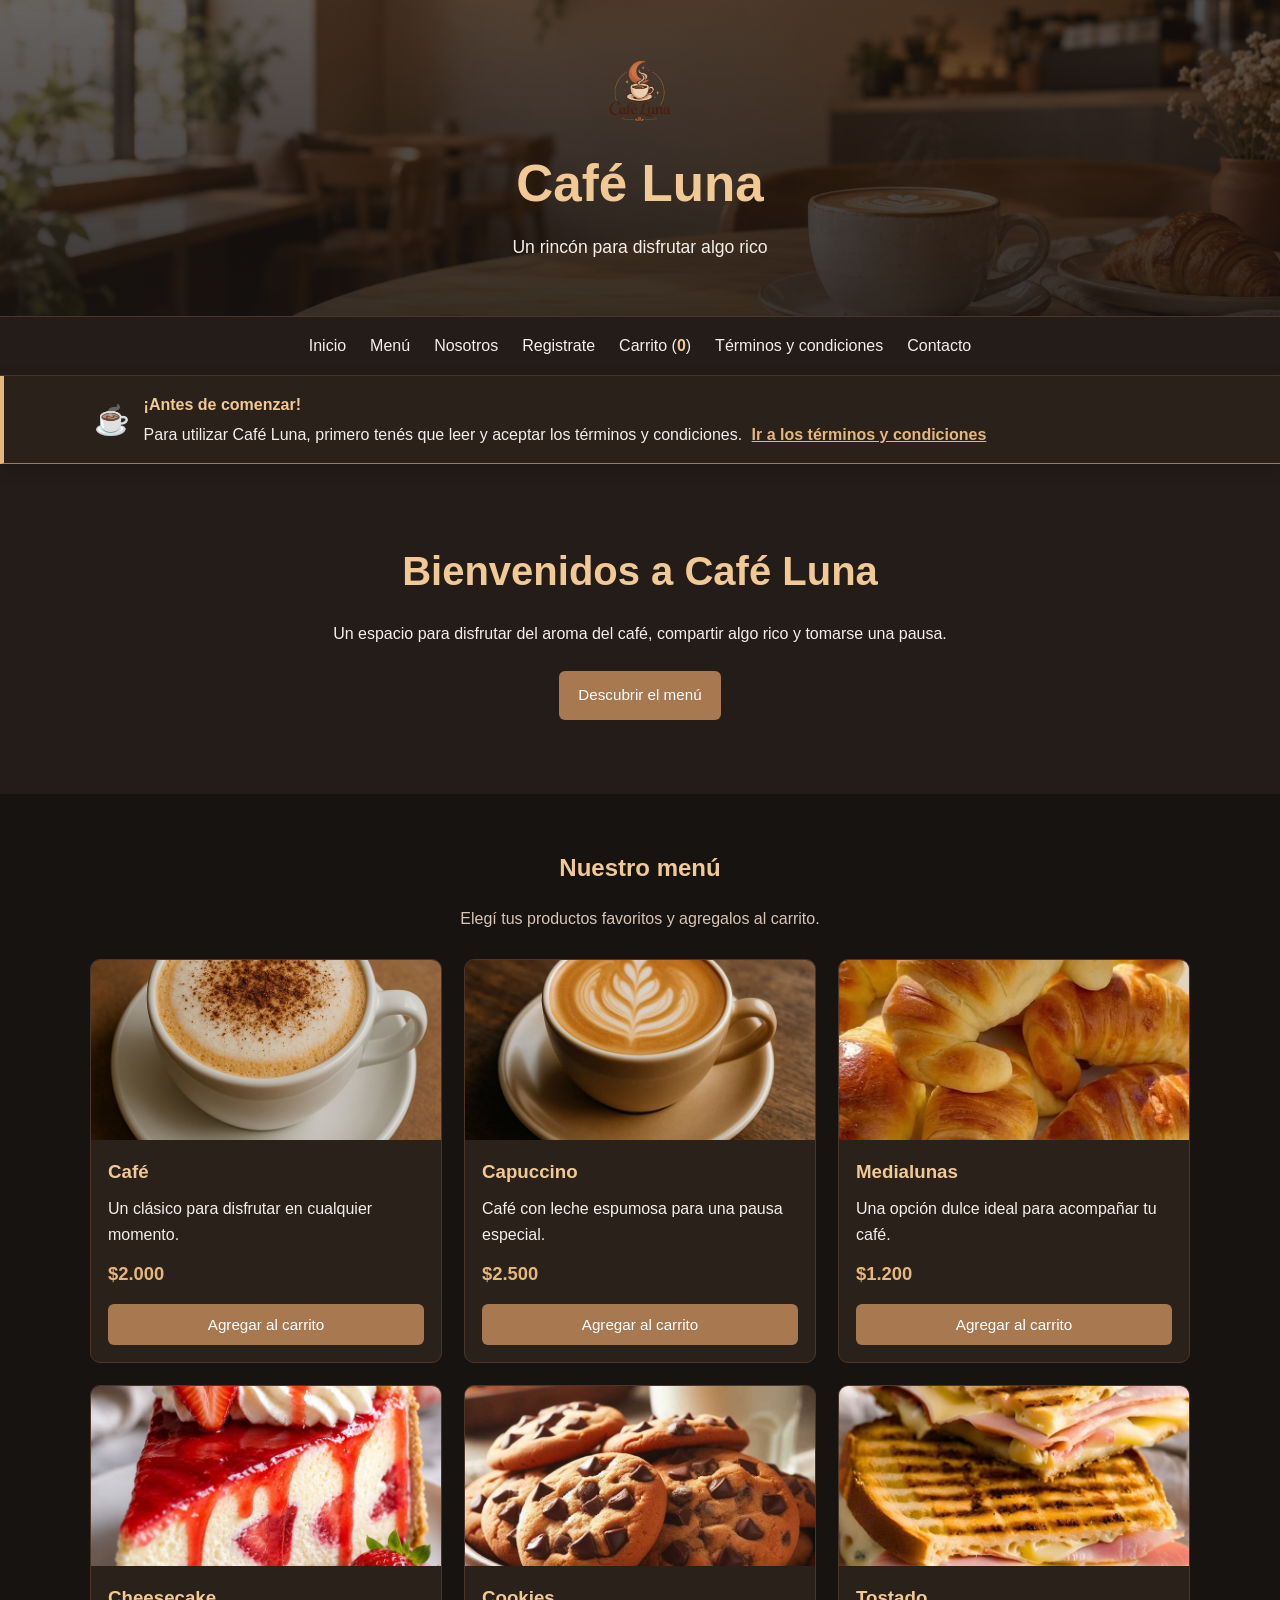
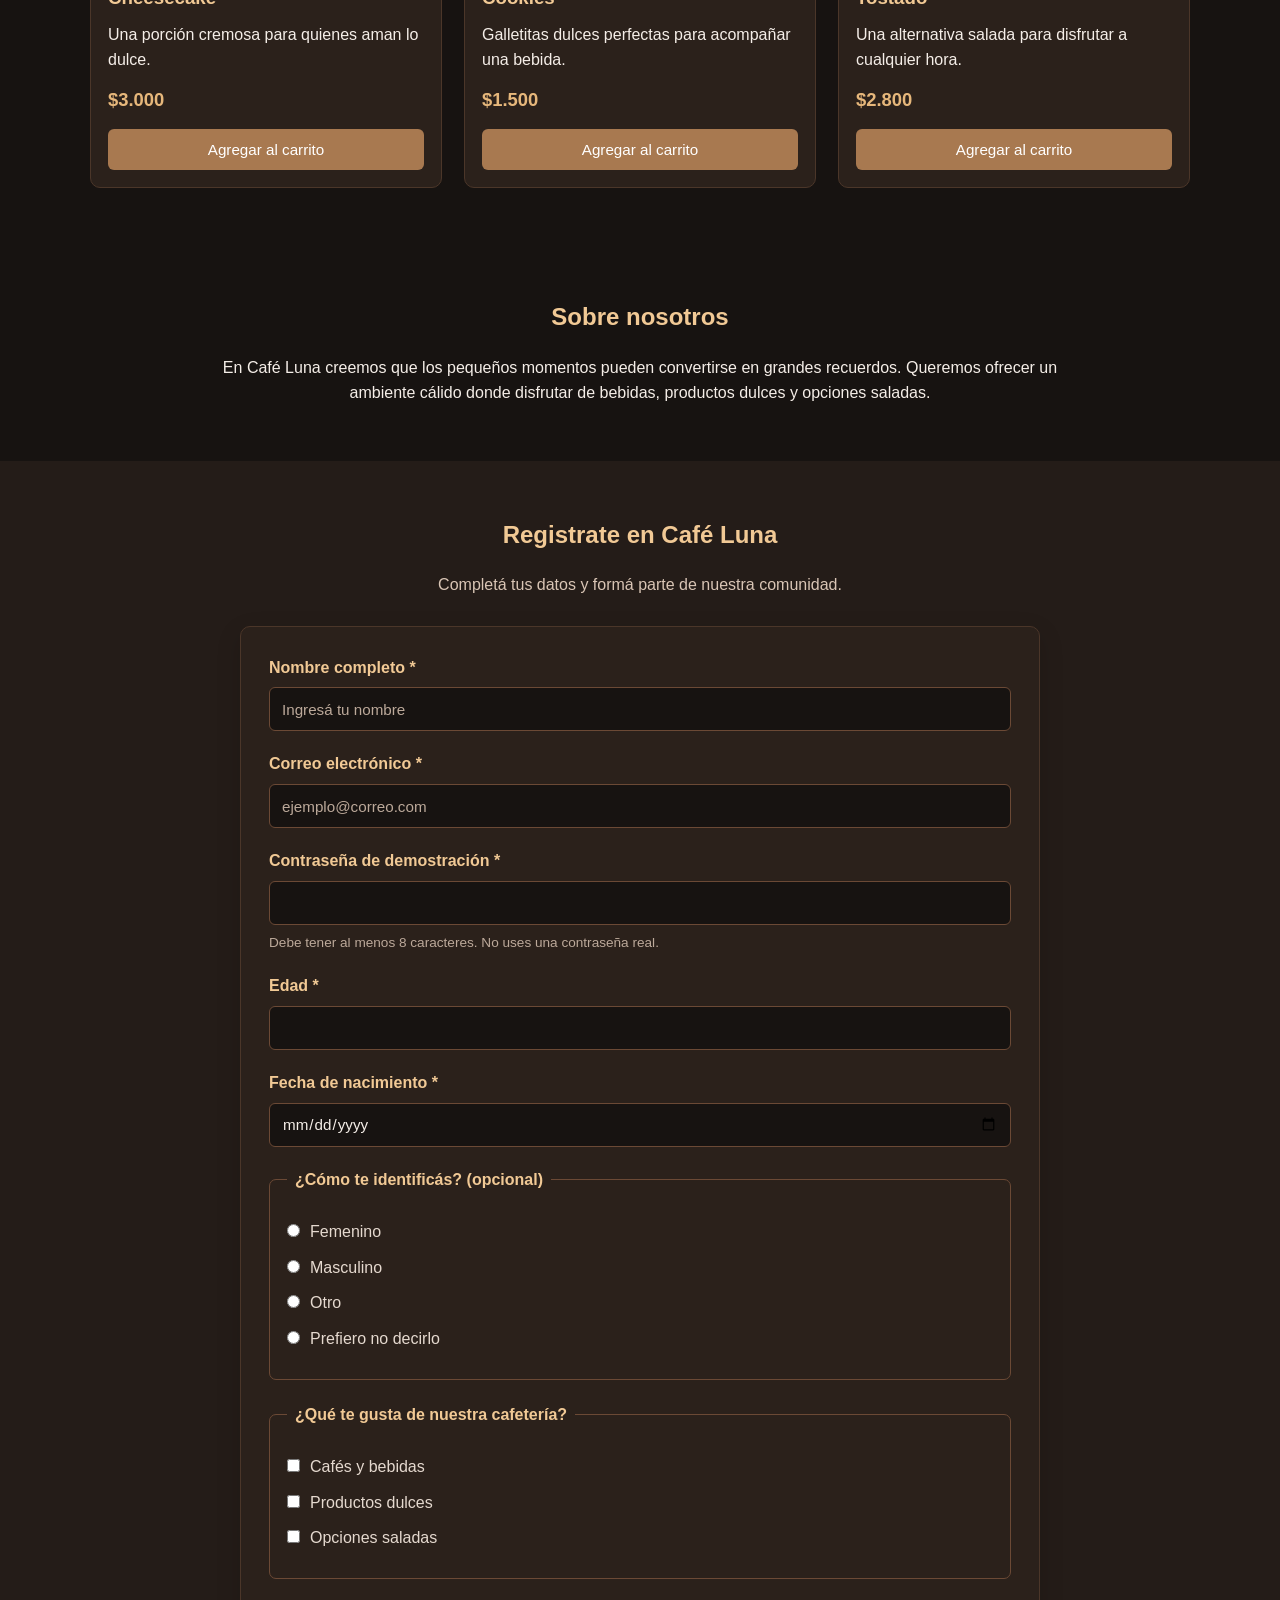
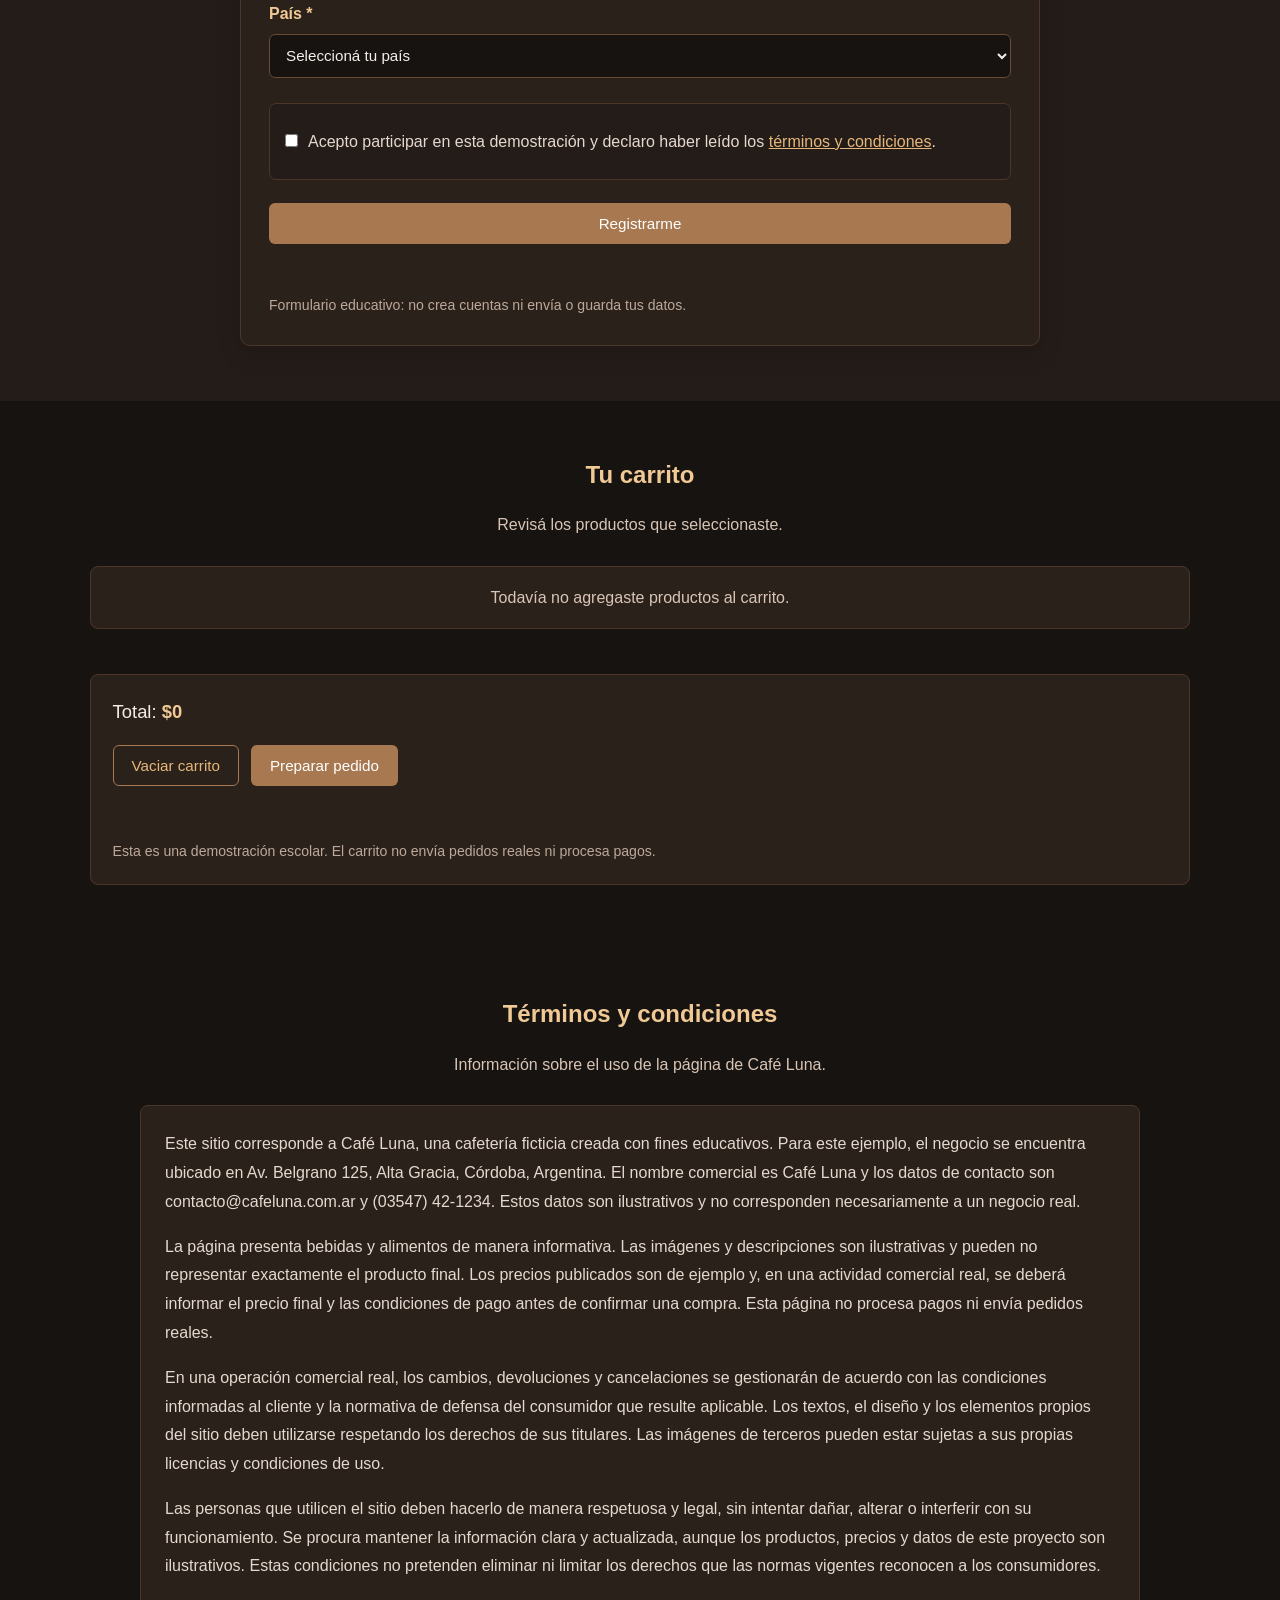
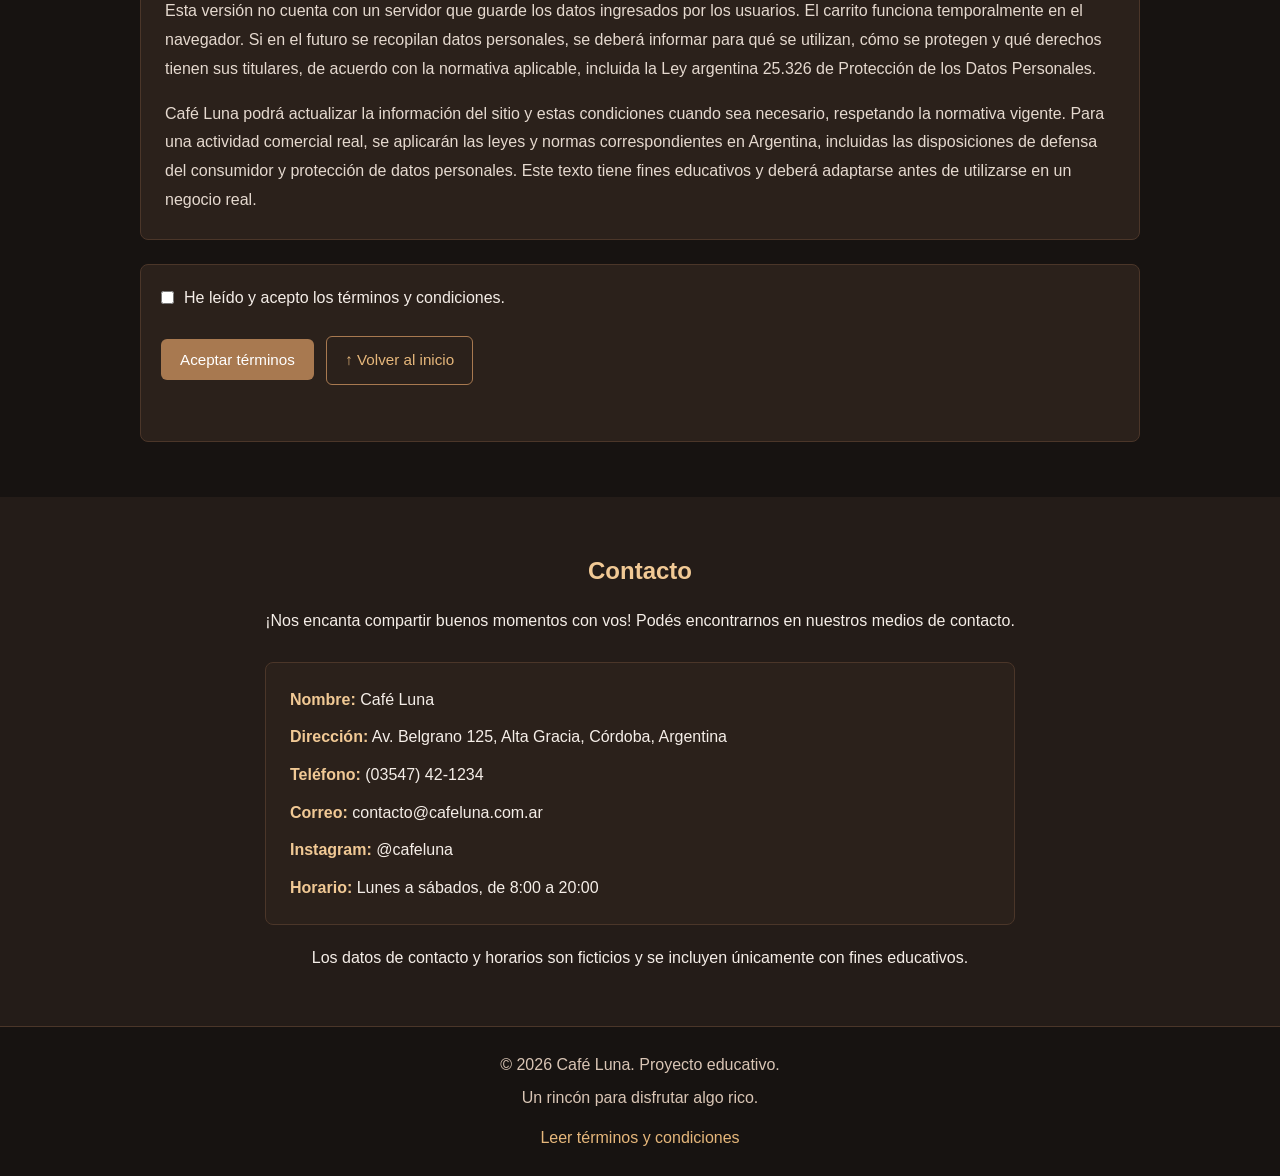
<file: paginas-web/Cafeteria/index.html>
<!DOCTYPE html>
<html lang="es">

<head>
    <meta charset="UTF-8">
    <meta name="viewport" content="width=device-width, initial-scale=1.0">

    <title>Café Luna</title>

    <link rel="stylesheet" href="styles/style.css">
    <script src="script.js" defer></script>
</head>

<body id="inicio-pagina">

    <!-- ENCABEZADO -->
    <header class="encabezado">
        <div class="contenido-encabezado">
            <img src="imagenes/logo.png" alt="Logo de Café Luna" class="logo">
            <h1>Café Luna</h1>
            <p>Un rincón para disfrutar algo rico</p>
        </div>
    </header>

    <!-- NAVEGACIÓN -->
    <nav class="navegacion">
        <a href="#inicio">Inicio</a>
        <a href="#menu">Menú</a>
        <a href="#nosotros">Nosotros</a>
        <a href="#registro">Registrate</a>
        <a href="#carrito">Carrito (<span id="cantidad-carrito">0</span>)</a>
        <a href="#terminos">Términos y condiciones</a>
        <a href="#contacto">Contacto</a>
    </nav>

    <main>

        <!-- AVISO DE ACEPTACIÓN -->
        <div id="aviso-aceptacion" class="aviso-aceptacion"
             role="status" aria-live="polite">
            <span class="icono-aviso" aria-hidden="true">☕</span>

            <p>
                <strong>¡Antes de comenzar!</strong>
                <span id="texto-aviso-aceptacion">
                    Para utilizar Café Luna, primero tenés que leer y aceptar
                    los términos y condiciones.
                </span>
                <a href="#terminos" class="enlace-aviso">
                    Ir a los términos y condiciones
                </a>
            </p>
        </div>

        <!-- INICIO -->
        <section id="inicio" class="bienvenida">
            <div class="texto-bienvenida">
                <h2>Bienvenidos a Café Luna</h2>

                <p>
                    Un espacio para disfrutar del aroma del café,
                    compartir algo rico y tomarse una pausa.
                </p>

                <a href="#menu" class="boton">Descubrir el menú</a>
            </div>
        </section>

        <!-- MENÚ -->
        <section id="menu" class="seccion">
            <h2>Nuestro menú</h2>

            <p class="descripcion-seccion">
                Elegí tus productos favoritos y agregalos al carrito.
            </p>

            <div class="productos">

                <article class="producto">
                    <img src="imagenes/cafe.jpg" alt="Taza de café">

                    <div class="contenido-producto">
                        <h3>Café</h3>
                        <p>Un clásico para disfrutar en cualquier momento.</p>
                        <p class="precio">$2.000</p>

                        <button type="button"
                            class="boton-producto agregar-carrito"
                            data-id="cafe"
                            data-nombre="Café"
                            data-precio="2000">
                            Agregar al carrito
                        </button>
                    </div>
                </article>

                <article class="producto">
                    <img src="imagenes/capuccino.jpg" alt="Taza de capuccino">

                    <div class="contenido-producto">
                        <h3>Capuccino</h3>
                        <p>Café con leche espumosa para una pausa especial.</p>
                        <p class="precio">$2.500</p>

                        <button type="button"
                            class="boton-producto agregar-carrito"
                            data-id="capuccino"
                            data-nombre="Capuccino"
                            data-precio="2500">
                            Agregar al carrito
                        </button>
                    </div>
                </article>

                <article class="producto">
                    <img src="imagenes/medialunas.jpg" alt="Medialunas">

                    <div class="contenido-producto">
                        <h3>Medialunas</h3>
                        <p>Una opción dulce ideal para acompañar tu café.</p>
                        <p class="precio">$1.200</p>

                        <button type="button"
                            class="boton-producto agregar-carrito"
                            data-id="medialunas"
                            data-nombre="Medialunas"
                            data-precio="1200">
                            Agregar al carrito
                        </button>
                    </div>
                </article>

                <article class="producto">
                    <img src="imagenes/cheesecake.jpg" alt="Porción de cheesecake">

                    <div class="contenido-producto">
                        <h3>Cheesecake</h3>
                        <p>Una porción cremosa para quienes aman lo dulce.</p>
                        <p class="precio">$3.000</p>

                        <button type="button"
                            class="boton-producto agregar-carrito"
                            data-id="cheesecake"
                            data-nombre="Cheesecake"
                            data-precio="3000">
                            Agregar al carrito
                        </button>
                    </div>
                </article>

                <article class="producto">
                    <img src="imagenes/cookies.jpg" alt="Galletitas con chocolate">

                    <div class="contenido-producto">
                        <h3>Cookies</h3>
                        <p>Galletitas dulces perfectas para acompañar una bebida.</p>
                        <p class="precio">$1.500</p>

                        <button type="button"
                            class="boton-producto agregar-carrito"
                            data-id="cookies"
                            data-nombre="Cookies"
                            data-precio="1500">
                            Agregar al carrito
                        </button>
                    </div>
                </article>

                <article class="producto">
                    <img src="imagenes/tostados.jpg" alt="Sándwich tostado">

                    <div class="contenido-producto">
                        <h3>Tostado</h3>
                        <p>Una alternativa salada para disfrutar a cualquier hora.</p>
                        <p class="precio">$2.800</p>

                        <button type="button"
                            class="boton-producto agregar-carrito"
                            data-id="tostado"
                            data-nombre="Tostado"
                            data-precio="2800">
                            Agregar al carrito
                        </button>
                    </div>
                </article>

            </div>
        </section>

        <!-- NOSOTROS -->
        <section id="nosotros" class="seccion">
            <h2>Sobre nosotros</h2>

            <p class="texto-centrado">
                En Café Luna creemos que los pequeños momentos pueden convertirse
                en grandes recuerdos. Queremos ofrecer un ambiente cálido donde
                disfrutar de bebidas, productos dulces y opciones saladas.
            </p>
        </section>

        <!-- FORMULARIO DE REGISTRO -->
        <section id="registro" class="seccion seccion-alternativa">
            <h2>Registrate en Café Luna</h2>

            <p class="descripcion-seccion">
                Completá tus datos y formá parte de nuestra comunidad.
            </p>

            <form id="formulario-registro" class="formulario-registro">

                <div class="campo-formulario">
                    <label for="nombre">Nombre completo *</label>
                    <input type="text"
                        id="nombre"
                        name="nombre"
                        placeholder="Ingresá tu nombre"
                        autocomplete="name"
                        required>
                </div>

                <div class="campo-formulario">
                    <label for="correo">Correo electrónico *</label>
                    <input type="email"
                        id="correo"
                        name="correo"
                        placeholder="ejemplo@correo.com"
                        autocomplete="email"
                        required>
                </div>

                <div class="campo-formulario">
                    <label for="contrasena">Contraseña de demostración *</label>
                    <input type="password"
                        id="contrasena"
                        name="contrasena"
                        minlength="8"
                        autocomplete="new-password"
                        required>

                    <small>
                        Debe tener al menos 8 caracteres.
                        No uses una contraseña real.
                    </small>
                </div>

                <div class="campo-formulario">
                    <label for="edad">Edad *</label>
                    <input type="number"
                        id="edad"
                        name="edad"
                        min="1"
                        max="120"
                        required>
                </div>

                <div class="campo-formulario">
                    <label for="fecha-nacimiento">Fecha de nacimiento *</label>
                    <input type="date"
                        id="fecha-nacimiento"
                        name="fecha-nacimiento"
                        required>
                </div>

                <fieldset class="grupo-formulario">
                    <legend>¿Cómo te identificás? (opcional)</legend>

                    <label class="opcion-formulario">
                        <input type="radio" name="genero" value="femenino">
                        Femenino
                    </label>

                    <label class="opcion-formulario">
                        <input type="radio" name="genero" value="masculino">
                        Masculino
                    </label>

                    <label class="opcion-formulario">
                        <input type="radio" name="genero" value="otro">
                        Otro
                    </label>

                    <label class="opcion-formulario">
                        <input type="radio" name="genero" value="no-responder">
                        Prefiero no decirlo
                    </label>
                </fieldset>

                <fieldset class="grupo-formulario">
                    <legend>¿Qué te gusta de nuestra cafetería?</legend>

                    <label class="opcion-formulario">
                        <input type="checkbox" name="intereses" value="cafe">
                        Cafés y bebidas
                    </label>

                    <label class="opcion-formulario">
                        <input type="checkbox" name="intereses" value="dulces">
                        Productos dulces
                    </label>

                    <label class="opcion-formulario">
                        <input type="checkbox" name="intereses" value="salados">
                        Opciones saladas
                    </label>
                </fieldset>

                <div class="campo-formulario">
                    <label for="pais">País *</label>

                    <select id="pais" name="pais" required>
                        <option value="">Seleccioná tu país</option>
                        <option value="Argentina">Argentina</option>
                        <option value="Brasil">Brasil</option>
                        <option value="Chile">Chile</option>
                        <option value="Uruguay">Uruguay</option>
                        <option value="Paraguay">Paraguay</option>
                        <option value="Otro">Otro</option>
                    </select>
                </div>

                <div class="aceptacion-formulario">
                    <label class="opcion-formulario">
                        <input type="checkbox"
                            id="aceptar-registro"
                            name="aceptar-registro"
                            required>

                        <span>
                            Acepto participar en esta demostración y declaro
                            haber leído los
                            <a href="#terminos">términos y condiciones</a>.
                        </span>
                    </label>
                </div>

                <button type="submit" class="boton">
                    Registrarme
                </button>

                <p id="mensaje-registro"
                    class="mensaje-estado"
                    aria-live="polite"></p>

                <p class="nota">
                    Formulario educativo: no crea cuentas ni envía o guarda tus datos.
                </p>
            </form>
        </section>

        <!-- CARRITO -->
        <section id="carrito" class="seccion">
            <h2>Tu carrito</h2>

            <p class="descripcion-seccion">
                Revisá los productos que seleccionaste.
            </p>

            <div id="carrito-vacio" class="mensaje-carrito">
                Todavía no agregaste productos al carrito.
            </div>

            <div id="lista-carrito" class="lista-carrito"></div>

            <div class="resumen-carrito">
                <p>Total: <strong id="total-carrito">$0</strong></p>

                <div class="acciones-carrito">
                    <button type="button"
                        id="vaciar-carrito"
                        class="boton-secundario">
                        Vaciar carrito
                    </button>

                    <button type="button"
                        id="preparar-pedido"
                        class="boton">
                        Preparar pedido
                    </button>
                </div>

                <p id="mensaje-pedido"
                    class="mensaje-estado"
                    aria-live="polite"></p>

                <p class="nota">
                    Esta es una demostración escolar. El carrito no envía pedidos
                    reales ni procesa pagos.
                </p>
            </div>
        </section>

        <!-- TÉRMINOS Y CONDICIONES -->
        <section id="terminos" class="seccion">
            <h2>Términos y condiciones</h2>

            <p class="descripcion-seccion">
                Información sobre el uso de la página de Café Luna.
            </p>

            <div class="texto-terminos">
                <p>
                    Este sitio corresponde a Café Luna, una cafetería ficticia
                    creada con fines educativos. Para este ejemplo, el negocio
                    se encuentra ubicado en Av. Belgrano 125, Alta Gracia,
                    Córdoba, Argentina. El nombre comercial es Café Luna y los
                    datos de contacto son contacto@cafeluna.com.ar y
                    (03547) 42-1234. Estos datos son ilustrativos y no
                    corresponden necesariamente a un negocio real.
                </p>

                <p>
                    La página presenta bebidas y alimentos de manera informativa.
                    Las imágenes y descripciones son ilustrativas y pueden no
                    representar exactamente el producto final. Los precios
                    publicados son de ejemplo y, en una actividad comercial real,
                    se deberá informar el precio final y las condiciones de pago
                    antes de confirmar una compra. Esta página no procesa pagos
                    ni envía pedidos reales.
                </p>

                <p>
                    En una operación comercial real, los cambios, devoluciones
                    y cancelaciones se gestionarán de acuerdo con las condiciones
                    informadas al cliente y la normativa de defensa del consumidor
                    que resulte aplicable. Los textos, el diseño y los elementos
                    propios del sitio deben utilizarse respetando los derechos
                    de sus titulares. Las imágenes de terceros pueden estar
                    sujetas a sus propias licencias y condiciones de uso.
                </p>

                <p>
                    Las personas que utilicen el sitio deben hacerlo de manera
                    respetuosa y legal, sin intentar dañar, alterar o interferir
                    con su funcionamiento. Se procura mantener la información
                    clara y actualizada, aunque los productos, precios y datos
                    de este proyecto son ilustrativos. Estas condiciones no
                    pretenden eliminar ni limitar los derechos que las normas
                    vigentes reconocen a los consumidores.
                </p>

                <p>
                    Esta versión no cuenta con un servidor que guarde los datos
                    ingresados por los usuarios. El carrito funciona temporalmente
                    en el navegador. Si en el futuro se recopilan datos personales,
                    se deberá informar para qué se utilizan, cómo se protegen y
                    qué derechos tienen sus titulares, de acuerdo con la normativa
                    aplicable, incluida la Ley argentina 25.326 de Protección de
                    los Datos Personales.
                </p>

                <p>
                    Café Luna podrá actualizar la información del sitio y estas
                    condiciones cuando sea necesario, respetando la normativa
                    vigente. Para una actividad comercial real, se aplicarán las
                    leyes y normas correspondientes en Argentina, incluidas las
                    disposiciones de defensa del consumidor y protección de datos
                    personales. Este texto tiene fines educativos y deberá
                    adaptarse antes de utilizarse en un negocio real.
                </p>
            </div>

            <div class="aceptacion-terminos">
                <label class="casilla-terminos">
                    <input type="checkbox" id="aceptar-terminos">
                    <span>He leído y acepto los términos y condiciones.</span>
                </label>

                <button type="button"
                    id="boton-aceptar"
                    class="boton">
                    Aceptar términos
                </button>

                <!-- NUEVO BOTÓN PARA VOLVER ARRIBA -->
                <a href="#inicio-pagina"
                    class="boton boton-volver-inicio">
                    ↑ Volver al inicio
                </a>

                <p id="mensaje-terminos"
                    class="mensaje-estado"
                    aria-live="polite"></p>
            </div>
        </section>

        <!-- CONTACTO -->
        <section id="contacto" class="seccion seccion-alternativa">
            <h2>Contacto</h2>

            <p class="texto-centrado">
                ¡Nos encanta compartir buenos momentos con vos!
                Podés encontrarnos en nuestros medios de contacto.
            </p>

            <div class="datos-contacto">
                <p><strong>Nombre:</strong> Café Luna</p>

                <p>
                    <strong>Dirección:</strong>
                    Av. Belgrano 125, Alta Gracia, Córdoba, Argentina
                </p>

                <p><strong>Teléfono:</strong> (03547) 42-1234</p>
                <p><strong>Correo:</strong> contacto@cafeluna.com.ar</p>
                <p><strong>Instagram:</strong> @cafeluna</p>
                <p><strong>Horario:</strong> Lunes a sábados, de 8:00 a 20:00</p>
            </div>

            <p class="texto-centrado">
                Los datos de contacto y horarios son ficticios y se incluyen
                únicamente con fines educativos.
            </p>
        </section>

    </main>

    <!-- PIE DE PÁGINA -->
    <footer class="pie-pagina">
        <p>&copy; 2026 Café Luna. Proyecto educativo.</p>
        <p>Un rincón para disfrutar algo rico.</p>
        <a href="#terminos">Leer términos y condiciones</a>
    </footer>

</body>
</html>
</file>
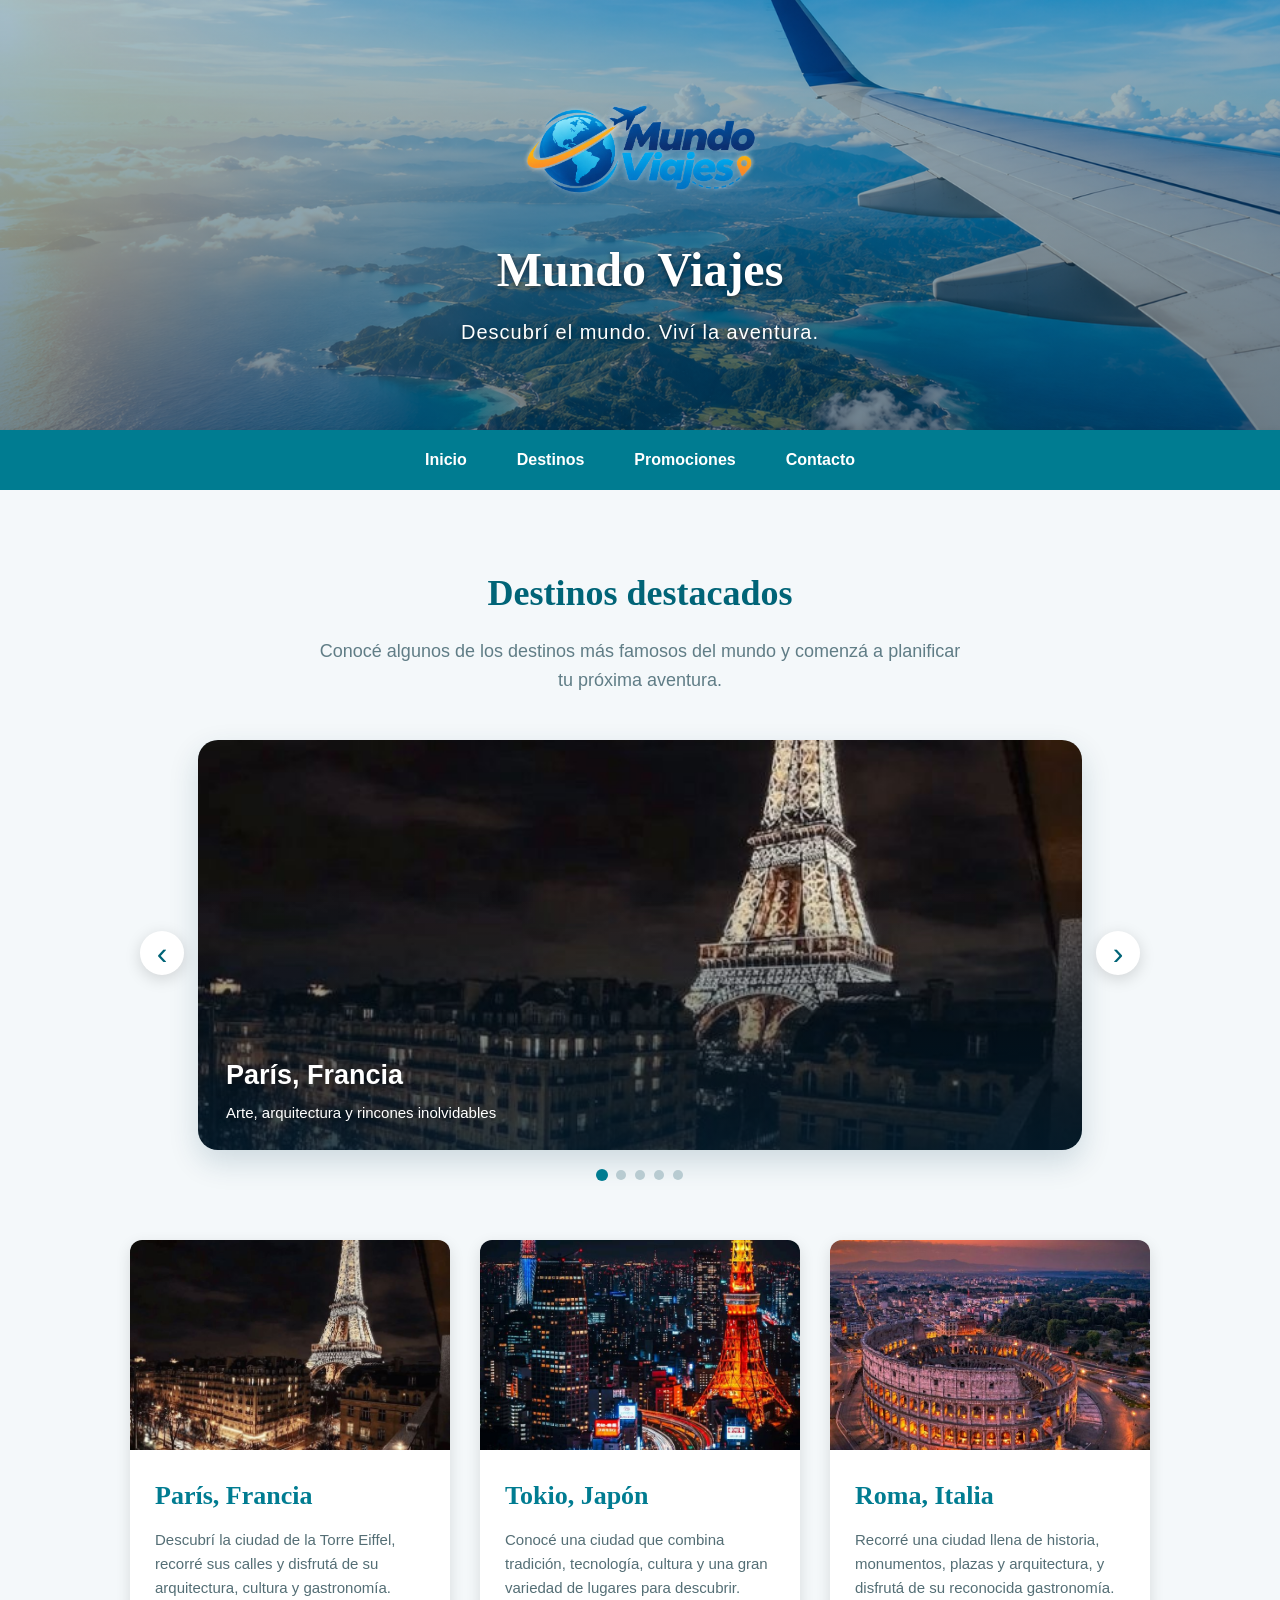
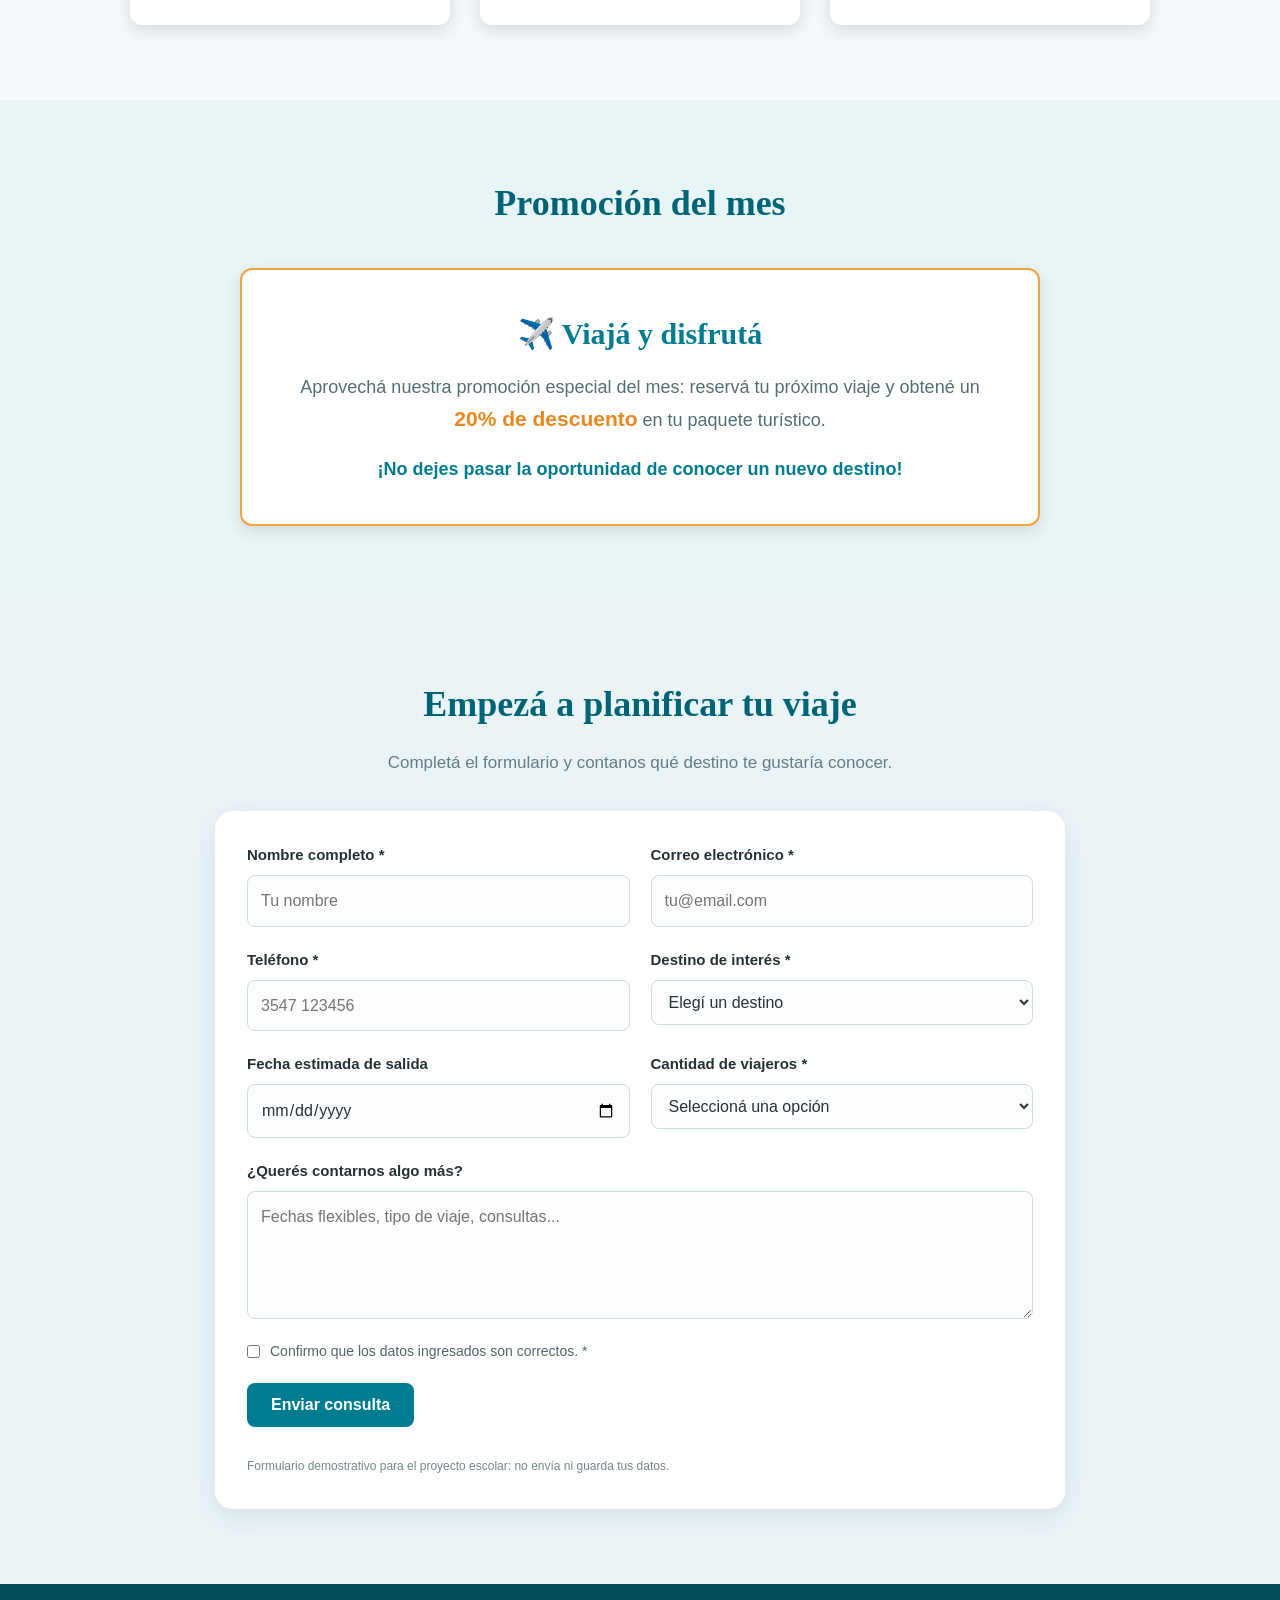
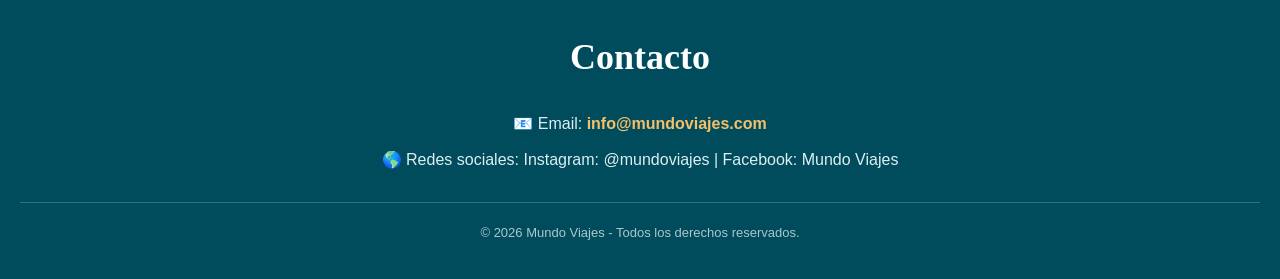
<file: paginas-web/MundoViajes/index.html>
<!DOCTYPE html>
<html lang="es">

<head>
    <meta charset="UTF-8">
    <meta name="viewport" content="width=device-width, initial-scale=1.0">

    <title>Mundo Viajes | Agencia de Viajes</title>

    <link rel="stylesheet" href="styles/style.css">
</head>

<body>

    <!-- HEADER -->

    <header id="inicio">

        <div class="imagen-header">

            <img src="imagenes/logoViajes.png" alt="Logo de Mundo Viajes">

            <div class="texto-header">

                <h1>Mundo Viajes</h1>

                <p>Descubrí el mundo. Viví la aventura.</p>

            </div>

        </div>


        <!-- NAVEGACIÓN -->

        <nav>

            <ul>

                <li>
                    <a href="#inicio">Inicio</a>
                </li>

                <li>
                    <a href="#destinos">Destinos</a>
                </li>

                <li>
                    <a href="#promociones">Promociones</a>
                </li>

                <li>
                    <a href="#contacto-formulario">Contacto</a>
                </li>

            </ul>

        </nav>

    </header>


    <!-- CONTENIDO PRINCIPAL -->

    <main>


        <!-- DESTINOS -->

        <section id="destinos" class="destinos">

            <h2>Destinos destacados</h2>

            <p class="introduccion">
                Conocé algunos de los destinos más famosos del mundo
                y comenzá a planificar tu próxima aventura.
            </p>


            <!-- CARRUSEL DE LUGARES -->
            <div class="carrusel-lugares" aria-label="Galería de destinos">
                <div class="carrusel-ventana">
                    <div class="carrusel-pista" id="pista-carrusel">
                        <figure class="diapositiva activa">
                            <img src="imagenes/Francia.jpg" alt="Paisaje turístico de Francia">
                            <figcaption><strong>París, Francia</strong><span>Arte, arquitectura y rincones inolvidables</span></figcaption>
                        </figure>
                        <figure class="diapositiva">
                            <img src="imagenes/Japon.jpg" alt="Paisaje turístico de Japón">
                            <figcaption><strong>Tokio, Japón</strong><span>Tradición y modernidad en una misma ciudad</span></figcaption>
                        </figure>
                        <figure class="diapositiva">
                            <img src="imagenes/Italia.jpg" alt="Paisaje turístico de Italia">
                            <figcaption><strong>Roma, Italia</strong><span>Historia, plazas y sabores únicos</span></figcaption>
                        </figure>
                        <figure class="diapositiva">
                            <img src="imagenes/playa.png" alt="Playa paradisíaca para disfrutar las vacaciones">
                            <figcaption><strong>Escapada a la playa</strong><span>Sol, mar y descanso</span></figcaption>
                        </figure>
                        <figure class="diapositiva">
                            <img src="imagenes/montana.png" alt="Montañas y paisaje natural">
                            <figcaption><strong>Aventura en la montaña</strong><span>Naturaleza y aire libre</span></figcaption>
                        </figure>
                    </div>
                </div>
                <button class="control-carrusel anterior" type="button" aria-label="Foto anterior">‹</button>
                <button class="control-carrusel siguiente" type="button" aria-label="Foto siguiente">›</button>
                <div class="indicadores-carrusel" aria-label="Elegir fotografía">
                    <button type="button" class="indicador activo" aria-label="Mostrar foto 1" aria-current="true"></button>
                    <button type="button" class="indicador" aria-label="Mostrar foto 2"></button>
                    <button type="button" class="indicador" aria-label="Mostrar foto 3"></button>
                    <button type="button" class="indicador" aria-label="Mostrar foto 4"></button>
                    <button type="button" class="indicador" aria-label="Mostrar foto 5"></button>
                </div>
            </div>

            <div class="contenedor-tarjetas">


                <!-- FRANCIA -->

                <article class="tarjeta">

                    <img
                        src="imagenes/Francia.jpg"
                        alt="Paisaje turístico de Francia"
                    >

                    <div class="contenido-tarjeta">

                        <h3>París, Francia</h3>

                        <p>
                            Descubrí la ciudad de la Torre Eiffel,
                            recorré sus calles y disfrutá de su
                            arquitectura, cultura y gastronomía.
                        </p>

                    </div>

                </article>


                <!-- JAPÓN -->

                <article class="tarjeta">

                    <img
                        src="imagenes/Japon.jpg"
                        alt="Paisaje turístico de Japón"
                    >

                    <div class="contenido-tarjeta">

                        <h3>Tokio, Japón</h3>

                        <p>
                            Conocé una ciudad que combina tradición,
                            tecnología, cultura y una gran variedad
                            de lugares para descubrir.
                        </p>

                    </div>

                </article>


                <!-- ITALIA -->

                <article class="tarjeta">

                    <img
                        src="imagenes/Italia.jpg"
                        alt="Paisaje turístico de Italia"
                    >

                    <div class="contenido-tarjeta">

                        <h3>Roma, Italia</h3>

                        <p>
                            Recorré una ciudad llena de historia,
                            monumentos, plazas y arquitectura, y
                            disfrutá de su reconocida gastronomía.
                        </p>

                    </div>

                </article>

            </div>

        </section>


        <!-- PROMOCIÓN DEL MES -->

        <section id="promociones" class="promocion">

            <h2>Promoción del mes</h2>

            <div class="caja-promocion">

                <h3>✈️ Viajá y disfrutá</h3>

                <p>
                    Aprovechá nuestra promoción especial del mes:
                    reservá tu próximo viaje y obtené un
                    <strong>20% de descuento</strong> en tu paquete turístico.
                </p>

                <p class="destacado">
                    ¡No dejes pasar la oportunidad de conocer un nuevo destino!
                </p>

            </div>

        </section>

        <!-- FORMULARIO DE CONSULTA Y RESERVA -->
        <section id="contacto-formulario" class="seccion-consulta">
            <div class="encabezado-consulta">
                <h2>Empezá a planificar tu viaje</h2>
                <p>Completá el formulario y contanos qué destino te gustaría conocer.</p>
            </div>

            <form id="formulario-viaje" class="formulario-viaje">
                <div class="campo-viaje">
                    <label for="viaje-nombre">Nombre completo *</label>
                    <input type="text" id="viaje-nombre" name="nombre" placeholder="Tu nombre" autocomplete="name" required>
                </div>
                <div class="campo-viaje">
                    <label for="viaje-email">Correo electrónico *</label>
                    <input type="email" id="viaje-email" name="email" placeholder="tu@email.com" autocomplete="email" required>
                </div>
                <div class="campo-viaje">
                    <label for="viaje-telefono">Teléfono *</label>
                    <input type="tel" id="viaje-telefono" name="telefono" placeholder="3547 123456" autocomplete="tel" required>
                </div>
                <div class="campo-viaje">
                    <label for="viaje-destino">Destino de interés *</label>
                    <select id="viaje-destino" name="destino" required>
                        <option value="">Elegí un destino</option>
                        <option>París, Francia</option>
                        <option>Tokio, Japón</option>
                        <option>Roma, Italia</option>
                        <option>Playa</option>
                        <option>Montaña</option>
                        <option>Quiero recibir recomendaciones</option>
                    </select>
                </div>
                <div class="campo-viaje">
                    <label for="viaje-salida">Fecha estimada de salida</label>
                    <input type="date" id="viaje-salida" name="fecha-salida">
                </div>
                <div class="campo-viaje">
                    <label for="viaje-personas">Cantidad de viajeros *</label>
                    <select id="viaje-personas" name="personas" required>
                        <option value="">Seleccioná una opción</option>
                        <option value="1">1 persona</option>
                        <option value="2">2 personas</option>
                        <option value="3-4">3 a 4 personas</option>
                        <option value="5+">5 personas o más</option>
                    </select>
                </div>
                <div class="campo-viaje campo-viaje-completo">
                    <label for="viaje-mensaje">¿Querés contarnos algo más?</label>
                    <textarea id="viaje-mensaje" name="mensaje" rows="4" placeholder="Fechas flexibles, tipo de viaje, consultas..."></textarea>
                </div>
                <label class="aceptar-viaje">
                    <input type="checkbox" name="aceptar" required>
                    <span>Confirmo que los datos ingresados son correctos. *</span>
                </label>
                <button type="submit" class="boton-enviar-viaje">Enviar consulta</button>
                <p id="estado-formulario-viaje" class="estado-formulario-viaje" aria-live="polite"></p>
                <p class="nota-formulario-viaje">Formulario demostrativo para el proyecto escolar: no envía ni guarda tus datos.</p>
            </form>
        </section>

    </main>


    <!-- FOOTER -->

    <footer id="contacto">

        <h2>Contacto</h2>

        <p>
            📧 Email:
            <a href="mailto:info@mundoviajes.com">
                info@mundoviajes.com
            </a>
        </p>

        <p>
            🌎 Redes sociales:
            Instagram: @mundoviajes
            | Facebook: Mundo Viajes
        </p>

        <p class="copyright">
            © 2026 Mundo Viajes - Todos los derechos reservados.
        </p>

    </footer>

    <script>
        // CARRUSEL: permite cambiar entre las fotografías de los destinos.
        const pistaCarrusel = document.getElementById("pista-carrusel");
        const diapositivas = document.querySelectorAll(".diapositiva");
        const indicadores = document.querySelectorAll(".indicador");
        const botonAnterior = document.querySelector(".control-carrusel.anterior");
        const botonSiguiente = document.querySelector(".control-carrusel.siguiente");
        let indiceActual = 0;

        function mostrarDiapositiva(indice) {
            indiceActual = (indice + diapositivas.length) % diapositivas.length;
            pistaCarrusel.style.transform = `translateX(-${indiceActual * 100}%)`;
            diapositivas.forEach((diapositiva, posicion) => {
                diapositiva.classList.toggle("activa", posicion === indiceActual);
            });
            indicadores.forEach((indicador, posicion) => {
                indicador.classList.toggle("activo", posicion === indiceActual);
                if (posicion === indiceActual) {
                    indicador.setAttribute("aria-current", "true");
                } else {
                    indicador.removeAttribute("aria-current");
                }
            });
        }

        botonAnterior.addEventListener("click", () => mostrarDiapositiva(indiceActual - 1));
        botonSiguiente.addEventListener("click", () => mostrarDiapositiva(indiceActual + 1));
        indicadores.forEach((indicador, posicion) => {
            indicador.addEventListener("click", () => mostrarDiapositiva(posicion));
        });

        // FORMULARIO EDUCATIVO: valida los campos y muestra una confirmación local.
        // No manda datos a un servidor ni los almacena.
        const formularioViaje = document.getElementById("formulario-viaje");
        const fechaSalida = document.getElementById("viaje-salida");
        fechaSalida.min = new Date().toISOString().split("T")[0];

        formularioViaje.addEventListener("submit", (evento) => {
            evento.preventDefault();
            if (!formularioViaje.checkValidity()) {
                formularioViaje.reportValidity();
                return;
            }
            const nombre = document.getElementById("viaje-nombre").value.trim();
            document.getElementById("estado-formulario-viaje").textContent =
                `¡Gracias, ${nombre}! La consulta quedó validada en esta demostración. Para recibir una respuesta real, hace falta conectar el formulario a un servicio de envío.`;
            formularioViaje.reset();
        });
    </script>
</body>

</html>
</file>
<file: css/styles.css>
@import url('https://fonts.googleapis.com/css2?family=DM+Mono:wght@400;500&family=DM+Sans:wght@400;500;600;700&family=Manrope:wght@400;500;600;700;800&family=Poppins:wght@400;500;600;700;800&display=swap');
:root{--ink:#28243c;--muted:#77748c;--purple:#8062d8;--purple-dark:#6246bd;--lavender:#eee8ff;--yellow:#ffe58b;--blue:#9edcff;--paper:#fbfaff;--line:#e9e5f4;--white:#fff;--shadow:0 22px 65px rgba(67,48,122,.10);--radius:24px}
*{box-sizing:border-box}html{scroll-behavior:smooth;scroll-padding-top:90px}body{margin:0;background:var(--paper);color:var(--ink);font-family:'DM Sans',Arial,sans-serif;line-height:1.65}a{color:inherit;text-decoration:none}button{font:inherit}.wrap{width:min(1140px,calc(100% - 48px));margin-inline:auto}.skip-link{position:absolute;left:-9999px;top:8px;background:white;padding:12px;z-index:99}.skip-link:focus{left:8px}.site-header{position:sticky;top:0;z-index:20;background:rgba(251,250,255,.88);backdrop-filter:blur(18px);border-bottom:1px solid rgba(233,229,244,.8)}.nav{height:78px;display:flex;align-items:center;justify-content:space-between}.brand{display:inline-flex;align-items:center;gap:10px;font-family:Manrope,sans-serif;font-size:19px;font-weight:800;letter-spacing:-.7px}.brand-mark{display:grid;place-items:center;width:36px;height:36px;border-radius:12px;background:var(--ink);color:#fff;font-size:20px}.brand-mark span,.brand-dot{color:var(--purple)}.brand-dot{color:var(--purple)!important}.nav-links{display:flex;align-items:center;gap:34px;font-size:13px;font-weight:700;color:#6f6a83}.nav-links a{transition:color .2s}.nav-links a:hover,.text-link:hover{color:var(--purple-dark)}.nav-cta{padding:10px 17px;border:1px solid #ded5f7;border-radius:30px;color:var(--ink)!important}.nav-cta span{color:var(--purple);margin-left:8px}.menu-toggle{display:none}
.hero{position:relative;min-height:650px;display:grid;grid-template-columns:1fr 1fr;align-items:center;gap:30px;padding-top:56px;padding-bottom:95px}.hero-copy{position:relative;z-index:2}.eyebrow,.section-kicker,.section-overline,.visual-label,.hero-bottom,.project-meta,.skill-number{font-family:'DM Mono',monospace;letter-spacing:.06em}.eyebrow{display:inline-flex;align-items:center;gap:9px;border:1px solid #e5def9;background:#fff;padding:8px 13px;border-radius:30px;color:#726a91;font-size:10px}.status-dot{width:7px;height:7px;background:#8bdbac;border-radius:50%;box-shadow:0 0 0 4px #e9faef}h1,h2,h3,p{margin-top:0}h1,h2{font-family:Manrope,sans-serif;letter-spacing:-.055em;line-height:1.12}h1{font-size:clamp(42px,5.2vw,68px);font-weight:800;margin:26px 0 23px}.gradient-text{background:linear-gradient(100deg,#8262d8 5%,#a16fd1 50%,#558fd6 100%);-webkit-background-clip:text;background-clip:text;color:transparent}.star{font-size:.42em;color:#e9b933;vertical-align:top;margin-left:9px}.hero-description{max-width:485px;color:#77748a;font-size:15px;line-height:1.9}.hero-description strong{color:var(--ink)}.hero-actions{display:flex;align-items:center;gap:25px;margin-top:30px}.button{display:inline-flex;align-items:center;justify-content:center;gap:20px;padding:14px 20px;border-radius:14px;font-weight:700;font-size:13px;transition:transform .2s,box-shadow .2s}.button:hover{transform:translateY(-3px)}.button-primary{background:var(--ink);color:white;box-shadow:0 10px 25px #28243c22}.button-primary span{font-size:18px;color:var(--yellow)}.text-link{font-size:12px;font-weight:700;color:#77748a}.text-link span{margin-left:5px}.hero-note{display:flex;align-items:center;gap:12px;margin-top:42px;color:#9691a7;font-size:11px}.note-line{width:28px;height:1px;background:#c5b7ef}.hero-art{min-height:440px;position:relative;display:grid;place-items:center}.orbit{position:absolute;border:1px solid #e8e0fb;border-radius:50%;transform:rotate(-25deg)}.orbit-one{width:420px;height:330px}.orbit-two{width:340px;height:420px;transform:rotate(32deg);border-color:#eee8ff}.code-window{position:relative;z-index:2;width:min(390px,92%);background:#fff;border:1px solid #e8e2f6;border-radius:20px;box-shadow:0 28px 80px #7660bd20;transform:rotate(-3deg);overflow:hidden}.window-top,.window-bottom{display:flex;align-items:center;justify-content:space-between;padding:12px 17px;color:#aaa4bc;font:10px 'DM Mono',monospace;background:#fdfcff}.window-top{border-bottom:1px solid #f0ecf8}.window-dots{display:flex;gap:5px}.window-dots i{width:7px;height:7px;border-radius:50%;background:#f4b9c9}.window-dots i:nth-child(2){background:#f4d77d}.window-dots i:nth-child(3){background:#9cdec1}.window-menu{font-size:16px}.code-content{padding:26px 21px 25px;font:12px/2 'DM Mono',monospace;color:#56516d;white-space:nowrap}.ln{display:inline-block;width:31px;color:#c3bdd1;font-size:10px}.code-purple{color:#9670d9}.code-blue{color:#5598c7}.code-yellow{color:#d6a62d}.code-green{color:#56a58a}.code-pink{color:#d77da8}.code-muted{color:#aaa4bc}.code-space{height:10px}.cursor{display:inline-block;height:13px;width:2px;background:#8a6add;vertical-align:middle;animation:blink 1s steps(2,start) infinite}.window-bottom{border-top:1px solid #f0ecf8;font-size:9px}.window-bottom i{display:inline-block;width:6px;height:6px;border-radius:50%;background:#89d5a8;margin-right:5px}.float-tag{position:absolute;z-index:3;display:flex;align-items:center;gap:10px;padding:12px 14px;background:#fff;border:1px solid #eee8f8;border-radius:15px;box-shadow:0 12px 35px #59448b15;animation:float 5s ease-in-out infinite}.float-tag b,.float-tag small{display:block}.float-tag b{font-size:10px}.float-tag small{font-size:9px;color:#9a95aa;margin-top:2px}.tag-html{left:-5px;top:73px}.tag-python{right:-8px;bottom:65px;animation-delay:-2.5s}.tag-icon,.python-icon{display:grid;place-items:center;width:32px;height:32px;border-radius:10px;background:#eee7ff;color:#8062d8;font:700 11px 'DM Mono',monospace}.python-icon{background:#fff2bd;color:#8d6a17}.spark{position:absolute;color:#d4b23e;font-size:23px}.spark-a{right:32px;top:62px}.spark-b{left:25px;bottom:75px;color:#8f78d8}.spark-c{right:55px;bottom:22px;color:#8f78d8;font-size:18px}.art-sticker{position:absolute;z-index:4;right:9px;top:20px;background:var(--yellow);color:#6f5b25;border-radius:50%;width:82px;height:82px;display:grid;align-content:center;text-align:center;font-size:9px;line-height:1.4;transform:rotate(12deg);box-shadow:0 8px 20px #c9a94b20}.art-sticker strong{font-size:10px}.hero-bottom{position:absolute;bottom:30px;left:0;right:0;display:flex;align-items:center;gap:14px;color:#aaa4bc;font-size:9px}.scroll-line{height:1px;width:60px;background:#ded5f4}.hero-bottom span:last-child{margin-left:auto}
.section{padding:105px 0}.about-section{background:#f3efff;position:relative;overflow:hidden}.about-grid{display:grid;grid-template-columns:.75fr 1.55fr .8fr;gap:35px}.section-kicker{font-size:10px;color:#8c83a7;font-weight:500}.section-kicker span{color:var(--purple);font-weight:bold}.section-overline{font-size:10px;text-transform:uppercase;color:#9186b3;margin-bottom:15px}.about-main h2,.section-heading h2,.skills-layout h2,.contact-card h2{font-size:clamp(31px,3.5vw,44px);margin-bottom:25px}.about-text{font-size:13px;line-height:1.95;color:#77718c}.about-signature{margin-top:24px;font-family:Manrope,sans-serif;font-weight:800;font-size:18px}.about-signature span{color:#d9ad2e;margin-left:7px}.about-side{padding-top:30px}.quote-card{position:relative;min-height:190px;background:#fff;border:1px solid #e9e1fc;border-radius:22px;padding:25px;box-shadow:0 16px 40px #7660bd0d;overflow:hidden}.quote-mark{font-family:Georgia,serif;font-size:44px;color:#bca8ee;line-height:1}.quote-card p{font-family:Manrope,sans-serif;font-size:17px;font-weight:700;line-height:1.5;margin:12px 0}.quote-card em{color:var(--purple);font-style:normal}.quote-decoration{position:absolute;right:14px;bottom:8px;color:#f0d777;font-size:27px}.mini-card{display:flex;gap:12px;margin-top:15px;padding:17px;background:#e6f5ff;border-radius:17px}.mini-icon{font-size:23px;color:#5c9bc2}.mini-card strong{font-size:11px}.mini-card p{font-size:10px;color:#71869a;margin:4px 0 0;line-height:1.5}
.projects-section{background:#fff}.section-heading{display:flex;align-items:end;justify-content:space-between;gap:30px;margin:22px 0 32px}.section-heading h2{margin:0}.heading-aside{max-width:290px;color:#8b879d;font-size:12px;line-height:1.8;margin-bottom:5px}.filters{display:flex;gap:9px;flex-wrap:wrap;margin-bottom:27px}.filter-btn{border:1px solid #e9e4f5;background:#fff;color:#858096;border-radius:30px;padding:9px 14px;font-size:11px;cursor:pointer;transition:.2s}.filter-btn:hover,.filter-btn.active{background:#eee8ff;color:#694bc0;border-color:#e0d5ff}.filter-btn span{display:inline-grid;place-items:center;margin-left:5px;width:18px;height:18px;border-radius:50%;background:#fff;color:#8163cf;font-size:9px}.project-grid{display:grid;grid-template-columns:repeat(3,minmax(0,1fr));gap:23px}.project-card{border:1px solid #eeebf5;border-radius:21px;overflow:hidden;background:#fff;transition:transform .25s,box-shadow .25s,border-color .25s;animation:cardIn .4s ease both}.project-card:hover{transform:translateY(-5px);box-shadow:var(--shadow);border-color:#e0d6fa}.project-card.is-hidden{display:none}.project-visual{height:205px;position:relative;overflow:hidden;isolation:isolate;background:#eee8ff}.project-cover{position:absolute;inset:0;width:100%;height:100%;display:block;object-fit:cover;transition:transform .45s ease}.project-card:hover .project-cover{transform:scale(1.045)}.project-visual:before{content:"";position:absolute;inset:0;z-index:1;pointer-events:none;background:linear-gradient(180deg,rgba(24,18,43,.43),transparent 43%,rgba(24,18,43,.08))}.project-visual .visual-label{z-index:2;top:13px;left:14px;color:#fff;background:rgba(31,24,54,.38);border:1px solid rgba(255,255,255,.3);border-radius:30px;padding:6px 9px;backdrop-filter:blur(5px)}.visual-label{position:absolute;top:15px;left:17px;font-size:8px;letter-spacing:.08em;opacity:.75}.visual-word{position:absolute;bottom:13px;left:18px;font-family:Manrope,sans-serif;font-size:23px;font-weight:800;letter-spacing:-1px}.cafe-visual{background:linear-gradient(145deg,#33231f,#684239);color:#f9e8c9}.cafe-art{position:absolute;inset:30px 0 0;display:grid;place-items:center}.moon{position:absolute;top:8px;right:35px;font-size:43px;color:#e9cc84}.cup{position:relative;width:90px;height:62px;border-radius:8px 8px 25px 25px;background:linear-gradient(90deg,#e7cba1,#fff1d1 50%,#cfa579);box-shadow:0 15px 24px #160d0b70;transform:rotate(-7deg)}.coffee{position:absolute;top:-6px;left:5px;right:5px;height:15px;border-radius:50%;background:#573226;border:4px solid #f3dfb8}.cup-handle{position:absolute;right:-23px;top:10px;width:30px;height:30px;border:7px solid #d9b68d;border-left:0;border-radius:0 20px 20px 0}.cafe-spark{position:absolute;left:calc(50% - 70px);top:55px;color:#f4d68d;font-size:22px}.cafe-visual .visual-word{color:#f6ddb2}.travel-visual{background:linear-gradient(#b9e6f7,#e7f4fa 60%,#d6e8d4);color:#2e566f}.travel-sun{position:absolute;width:53px;height:53px;border-radius:50%;background:#ffe7a0;right:48px;top:45px}.travel-mountain{position:absolute;bottom:0;width:0;height:0;border-left:130px solid transparent;border-right:130px solid transparent}.mountain-a{left:-20px;border-bottom:105px solid #7eafac}.mountain-b{right:-30px;border-bottom:135px solid #5f9298}.travel-plane{position:absolute;top:55px;left:45%;font-size:27px;transform:rotate(-12deg)}.travel-visual .visual-word{color:#fff;text-shadow:0 2px 8px #345}.fit-visual{background:#111;color:#f1f5e8}.fit-visual:after{content:"";position:absolute;inset:0;background:linear-gradient(125deg,transparent 20%,#baff0024 20.5%,transparent 21%,transparent 67%,#baff0022 67.5%,transparent 68%);z-index:-1}.fit-circle{position:absolute;top:43px;left:calc(50% - 40px);width:80px;height:80px;border:3px solid #c4ff35;border-radius:50%;display:grid;place-items:center;font:800 26px Manrope;color:#c4ff35;transform:rotate(-12deg)}.fit-circle span{font-size:13px}.fit-lines{position:absolute;width:180px;height:2px;background:#c4ff35;top:90px;left:calc(50% - 90px);transform:rotate(40deg);opacity:.5}.fit-visual .visual-word{font-size:24px;color:#fff}.fit-visual .visual-word span{color:#c4ff35}.tech-visual{background:linear-gradient(130deg,#e6e6ff,#d8f2ff);color:#354568}.tech-device{position:absolute;border:5px solid #303c61;background:linear-gradient(135deg,#fff,#d7e3f8);box-shadow:0 12px 20px #4a58872c}.device-one{width:115px;height:75px;left:24%;top:53px;border-radius:8px;transform:rotate(-8deg)}.device-two{width:48px;height:80px;right:23%;top:43px;border-radius:9px;transform:rotate(10deg)}.tech-chip{position:absolute;top:70px;left:calc(50% - 35px);background:#ffdb85;color:#5d4c2b;padding:9px 12px;border-radius:10px;font:10px 'DM Mono',monospace;transform:rotate(5deg);box-shadow:0 6px 12px #5b63801a}.tech-visual .visual-word{color:#364567}.game-visual{background:linear-gradient(145deg,#30284e,#7565a7);color:#fff1b9}.game-stars{position:absolute;right:28px;top:48px;color:#fbe9a3;font-size:19px}.game-gate{position:absolute;left:calc(50% - 32px);top:45px;width:64px;height:90px;border:3px solid #d9c7ff;border-bottom:0;border-radius:35px 35px 0 0;box-shadow:0 0 30px #d2baff55}.game-gate span{position:absolute;top:24px;left:24px;font-size:23px;color:#ffe28a}.game-ground{position:absolute;bottom:-30px;left:-10%;width:120%;height:65px;border-radius:50%;background:#4c4273}.game-visual .visual-word{color:#fff}.vr-visual{background:linear-gradient(145deg,#d7f0f8,#dcd3ff);color:#4a4a82}.vr-ring{position:absolute;left:calc(50% - 65px);top:25px;width:130px;height:130px;border:1px solid #9b8ce0;border-radius:50%;transform:rotateX(60deg) rotate(-25deg)}.ring-two{transform:rotateX(60deg) rotate(55deg);border-color:#74bcd6}.vr-headset{position:absolute;left:calc(50% - 40px);top:62px;width:80px;height:48px;border-radius:17px 17px 23px 23px;background:#45436f;box-shadow:0 9px 15px #4b49823a;transform:rotate(-8deg)}.vr-headset:before{content:"";position:absolute;left:10px;top:10px;width:24px;height:24px;border-radius:8px;background:#9de3ee}.vr-headset:after{content:"";position:absolute;right:10px;top:10px;width:24px;height:24px;border-radius:8px;background:#c7b3ff}.vr-headset span{position:absolute;left:-9px;right:-9px;top:17px;height:15px;border:3px solid #7773ad;border-radius:50%}.vr-visual .visual-word{color:#4a4a82}.project-info{padding:19px 19px 17px}.project-meta{display:flex;gap:6px;flex-wrap:wrap;margin-bottom:12px}.project-meta span{font-size:8px;padding:4px 7px;border-radius:5px;background:#f5f2fc;color:#82749f;letter-spacing:0}.project-info h3{font-family:Manrope,sans-serif;font-size:18px;letter-spacing:-.5px;margin-bottom:7px}.project-info p{min-height:62px;color:#827e93;font-size:11px;line-height:1.8;margin-bottom:17px}.project-actions{display:flex;align-items:center;justify-content:space-between;border-top:1px solid #f0edf6;padding-top:13px}.project-link{font-size:11px;font-weight:700;color:#6f54bf}.project-link span{margin-left:6px}.details-btn{width:29px;height:29px;border:1px solid #e8e1f8;border-radius:50%;background:#fff;color:#8062d8;font-size:20px;line-height:1;cursor:pointer;transition:.2s}.details-btn:hover{background:#8062d8;color:white}.project-footnote{display:flex;gap:9px;align-items:center;margin:26px 0 0;color:#9791a8;font-size:10px}.project-footnote span{color:#d7ad32;font-size:16px}
.skills-section{background:#f3efff}.skills-layout{display:grid;grid-template-columns:1fr 1fr;gap:90px;align-items:center}.skills-layout h2{margin:20px 0}.skills-intro{max-width:400px;color:#817b97;font-size:13px;line-height:1.9}.skills-note{display:inline-flex;align-items:center;gap:9px;margin-top:23px;padding:10px 14px;border-radius:12px;background:#fff;color:#7e7597;font-size:10px}.skills-note span{color:#d6ac32;font-size:17px}.skills-list{background:#fff;border:1px solid #e9e2fa;border-radius:22px;padding:8px 25px;box-shadow:0 16px 40px #7660bd0b}.skill-item{display:flex;align-items:center;gap:15px;padding:18px 0;border-bottom:1px solid #f0edf7}.skill-item:last-child{border-bottom:0}.skill-symbol{display:grid;place-items:center;width:46px;height:46px;border-radius:14px;font:700 13px 'DM Mono',monospace}.html-symbol{background:#ffebe3;color:#d76b4b}.css-symbol{background:#e6efff;color:#4e7fce}.js-symbol{background:#fff4c6;color:#8c721d}.py-symbol{background:#e5f4ec;color:#45896d}.skill-copy{flex:1}.skill-copy h3{font-size:13px;margin:0 0 3px}.skill-copy p{font-size:10px;color:#9791a7;margin:0}.skill-number{font-size:9px;color:#b9b2c9}
.contact-section{padding:85px 0;background:#fff}.contact-card{position:relative;overflow:hidden;text-align:center;padding:75px 25px 80px;border-radius:30px;background:linear-gradient(135deg,#f3efff,#f9f7ff 60%,#eef8ff);border:1px solid #eee8fb}.contact-card .section-kicker{margin-bottom:25px}.contact-card h2{margin-bottom:20px}.contact-text{max-width:390px;margin:0 auto 25px;color:#817b97;font-size:12px;line-height:1.9}.contact-spark{position:absolute;font-size:35px;color:#d9b73d}.spark-left{left:13%;top:25%}.spark-right{right:14%;bottom:24%;color:#9b83e2}.contact-orb{position:absolute;width:180px;height:180px;border:1px solid #e4dcfa;border-radius:50%;right:-95px;top:-95px}.footer{background:#fff}.footer-inner{min-height:95px;border-top:1px solid #eeeaf6;display:flex;align-items:center;gap:25px}.footer-brand{font-size:15px}.footer-brand .brand-mark{width:29px;height:29px;border-radius:9px;font-size:16px}.footer-inner p{margin:0;color:#9a95aa;font-size:10px;flex:1}.footer-inner p span{color:#d3a8c5}.footer-inner>a:not(.brand){font-size:11px;font-weight:700;color:#6f54bf}.footer-year{font-size:9px;color:#aaa4b7}
.modal-backdrop{position:fixed;inset:0;z-index:50;background:#201a35a8;backdrop-filter:blur(7px);display:grid;place-items:center;padding:20px}.modal-backdrop[hidden]{display:none}.project-modal{position:relative;width:min(680px,100%);max-height:90vh;overflow-y:auto;padding:35px;background:#fff;border-radius:24px;box-shadow:0 25px 80px #201a3538;animation:modalIn .2s ease}.modal-close{position:absolute;right:18px;top:15px;border:0;background:#f3efff;color:#6f54bf;border-radius:50%;width:32px;height:32px;font-size:23px;cursor:pointer}.project-modal h2{font:800 29px Manrope,sans-serif;letter-spacing:-1px;margin:0 0 15px}.project-modal>p:not(.section-overline){font-size:13px;color:#77718c;line-height:1.9}.modal-tags{display:flex;flex-wrap:wrap;gap:7px;margin:18px 0}.modal-tags span{padding:6px 10px;border-radius:7px;background:#f2edff;color:#765bc5;font-size:10px}.project-modal .modal-note{padding-top:15px;border-top:1px solid #eeeaf6;font-size:11px}.modal-media{display:grid;grid-template-columns:1fr;gap:18px;margin:22px 0}.modal-video-block{min-width:0}.modal-video-block h3{font:700 13px Manrope,sans-serif;margin:0 0 9px;color:#62518d}.modal-video-block video{display:block;width:100%;max-height:340px;background:#171322;border-radius:14px;object-fit:contain;border:1px solid #eee8fa}.modal-media:empty{display:none}
@keyframes blink{to{visibility:hidden}}@keyframes float{0%,100%{transform:translateY(0)}50%{transform:translateY(-9px)}}@keyframes modalIn{from{opacity:0;transform:translateY(8px) scale(.98)}to{opacity:1;transform:none}}@keyframes cardIn{from{opacity:0;transform:translateY(8px)}to{opacity:1;transform:none}}
@media(prefers-reduced-motion:reduce){*,*::before,*::after{scroll-behavior:auto!important;animation-duration:.01ms!important;animation-iteration-count:1!important;transition-duration:.01ms!important}}
@media(max-width:900px){.hero{grid-template-columns:1fr 0.85fr;gap:5px}.hero-art{transform:scale(.9)}.tag-html{left:-15px}.tag-python{right:-8px}.about-grid{grid-template-columns:.5fr 1.5fr;gap:25px}.about-side{grid-column:2;display:grid;grid-template-columns:1fr 1fr;gap:12px;padding-top:0}.mini-card{margin-top:0;align-items:center}.project-grid{grid-template-columns:repeat(2,minmax(0,1fr))}.skills-layout{gap:45px}}
@media(max-width:640px){.wrap{width:min(100% - 34px,480px)}.nav{height:68px}.brand{font-size:17px}.menu-toggle{display:flex;flex-direction:column;gap:5px;border:1px solid #e7e0f7;border-radius:11px;background:#fff;padding:10px}.menu-toggle span{width:18px;height:2px;background:#51466d;border-radius:3px}.nav-links{display:none;position:absolute;top:67px;left:0;right:0;background:#fff;border-bottom:1px solid #eee8f8;padding:18px 24px 23px;flex-direction:column;align-items:stretch;gap:18px;box-shadow:0 15px 25px #32264e0b}.nav-links.open{display:flex}.nav-links a{padding:6px}.nav-cta{text-align:center}.hero{display:flex;flex-direction:column;align-items:stretch;padding-top:50px;padding-bottom:75px;gap:5px}.hero-copy{padding-bottom:0}.eyebrow{font-size:9px}h1{font-size:clamp(43px,12vw,58px);margin:22px 0 18px}.hero-description{font-size:13px}.hero-actions{gap:17px;flex-wrap:wrap}.button{padding:13px 16px;font-size:11px}.text-link{font-size:11px}.hero-note{margin-top:26px}.hero-art{min-height:330px;transform:none;margin-top:12px}.orbit-one{width:310px;height:250px}.orbit-two{width:250px;height:310px}.code-window{width:min(340px,88%)}.code-content{font-size:10px;padding:19px 14px}.tag-html{left:0;top:45px}.tag-python{right:0;bottom:40px}.float-tag{padding:9px 10px}.tag-icon,.python-icon{width:27px;height:27px}.art-sticker{width:65px;height:65px;right:2px;top:5px}.hero-bottom{bottom:20px}.section{padding:72px 0}.about-grid{grid-template-columns:1fr;gap:23px}.about-main h2,.section-heading h2,.skills-layout h2,.contact-card h2{font-size:34px}.about-side{grid-column:auto;grid-template-columns:1fr;gap:12px}.quote-card{min-height:150px}.section-heading{display:block;margin-top:20px}.heading-aside{margin-top:18px}.filters{gap:7px}.filter-btn{padding:8px 11px;font-size:10px}.project-grid{grid-template-columns:1fr;gap:17px}.project-visual{height:210px}.project-info p{min-height:0}.project-footnote{align-items:flex-start;line-height:1.7}.skills-layout{grid-template-columns:1fr;gap:28px}.skills-list{padding:6px 17px}.skill-item{gap:12px}.skill-copy p{font-size:9px}.contact-section{padding:55px 0}.contact-card{padding:60px 20px 65px}.contact-spark{font-size:25px}.spark-left{left:7%;top:12%}.spark-right{right:7%;bottom:12%}.footer-inner{padding:22px 0;flex-wrap:wrap;gap:13px}.footer-inner p{flex-basis:calc(100% - 10px);order:3}.footer-year{margin-left:auto}.project-modal{padding:29px 24px;max-height:88vh}.project-modal h2{font-size:25px}.modal-video-block video{max-height:250px}}

.reveal-ready{opacity:0;transform:translateY(12px);transition:opacity .55s ease,transform .55s ease}.reveal-ready.revealed{opacity:1;transform:none}@media(prefers-reduced-motion:reduce){.reveal-ready{opacity:1;transform:none}}


/* ===== IDENTIDAD VISUAL: CATHERINE MORALES ===== */
:root{--purple:#7858d5;--purple-dark:#5e42b6;--paper:#fcfaff;--shadow:0 24px 70px rgba(67,48,122,.14)}
body{background-image:radial-gradient(ellipse at 8% 8%,rgba(220,207,255,.24),transparent 32%),radial-gradient(ellipse at 92% 34%,rgba(199,231,255,.2),transparent 28%)}
.site-header{background:rgba(252,250,255,.82);border-bottom-color:rgba(224,215,247,.85);box-shadow:0 6px 24px rgba(72,53,122,.035)}
.brand{gap:11px}.brand-mark{background:linear-gradient(145deg,#302744,#6651a2);box-shadow:0 7px 16px rgba(86,63,151,.2);letter-spacing:-1px;font-size:13px}.brand-name{display:flex;align-items:baseline;gap:4px}.brand-dot{font-size:.8em!important;font-weight:700}
.hero{isolation:isolate}.hero:before{content:"";position:absolute;z-index:-1;width:390px;height:390px;right:6%;top:12%;border-radius:50%;background:radial-gradient(circle,rgba(217,204,255,.48),rgba(224,239,255,.22) 48%,transparent 72%);filter:blur(3px);pointer-events:none}.hero-nameplate{display:flex;align-items:center;gap:9px;margin:26px 0 -10px;color:#8b7ab9;font:500 10px 'DM Mono',monospace;letter-spacing:.17em}.hero-nameplate span{color:#dfb83d;font-size:15px}.hero h1{text-wrap:balance}.hero-description{max-width:500px}.eyebrow{box-shadow:0 5px 18px rgba(97,73,158,.05)}.eyebrow-separator{color:#c8b6f3;font-size:11px}
.hero-art:before{content:"";position:absolute;width:74%;height:67%;border-radius:45% 55% 60% 40%;background:linear-gradient(140deg,rgba(235,226,255,.72),rgba(222,241,255,.48));transform:rotate(-8deg);filter:blur(1px)}.code-window{border-color:#e4dafb;box-shadow:0 32px 85px rgba(88,67,151,.19),0 4px 0 rgba(255,255,255,.9) inset}.float-tag{box-shadow:0 16px 38px rgba(69,52,124,.12);transition:transform .25s,box-shadow .25s}.float-tag:hover{transform:translateY(-5px) rotate(1deg);box-shadow:0 20px 44px rgba(69,52,124,.17)}.art-sticker{border:4px solid rgba(255,255,255,.82);outline:1px solid #f0d978}
.about-section{background:linear-gradient(120deg,#f3eeff 0%,#f8f5ff 58%,#eff8ff 100%)}.about-section:before{content:"✳";position:absolute;right:-25px;top:22px;font-size:180px;line-height:1;color:rgba(160,133,224,.07);transform:rotate(18deg);pointer-events:none}.about-grid{position:relative}.quote-card{box-shadow:0 18px 45px rgba(99,74,158,.08)}.mini-card{border:1px solid rgba(180,218,245,.7)}
.projects-section{position:relative;background:linear-gradient(180deg,#fff 0%,#fdfbff 100%)}.projects-section:before{content:"";position:absolute;left:0;top:170px;width:100%;height:450px;background-image:radial-gradient(rgba(151,127,213,.13) .8px,transparent .8px);background-size:19px 19px;mask-image:linear-gradient(90deg,transparent,#000 18%,#000 82%,transparent);opacity:.48;pointer-events:none}.projects-section>.wrap{position:relative}.section-heading h2{letter-spacing:-.065em}.heading-aside{border-left:2px solid #d8caf9;padding-left:17px}.filters{padding:7px;background:#f7f3ff;border:1px solid #eee7ff;border-radius:18px;width:fit-content;max-width:100%}.filter-btn{border-color:transparent;background:transparent}.filter-btn:hover,.filter-btn.active{background:#fff;border-color:#e1d5ff;box-shadow:0 5px 15px rgba(97,73,158,.08)}.project-card{border-color:#e9e2f8;box-shadow:0 7px 25px rgba(64,47,117,.035);position:relative}.project-card:after{content:"";position:absolute;left:18px;right:18px;bottom:0;height:3px;border-radius:5px 5px 0 0;background:linear-gradient(90deg,#a98be9,#8ecdf1,#f1d66f);opacity:0;transform:scaleX(.55);transition:opacity .25s,transform .25s}.project-card:hover{transform:translateY(-8px);box-shadow:0 26px 55px rgba(64,47,117,.14);border-color:#d8cafa}.project-card:hover:after{opacity:1;transform:scaleX(1)}.project-visual{background:linear-gradient(135deg,#e8ddff,#dff2ff)}.project-visual:after{content:"";position:absolute;inset:0;z-index:1;pointer-events:none;box-shadow:inset 0 -35px 55px rgba(36,25,61,.15)}.project-cover{filter:saturate(1.04)}.project-info{padding:22px 22px 20px}.project-info h3{letter-spacing:-.035em}.project-meta span{border:1px solid #eee8fb;background:#faf8ff;border-radius:6px;padding:4px 7px}.project-link{transition:color .2s}.project-link:hover{color:#a06ad4}.details-btn{box-shadow:0 5px 13px rgba(90,65,155,.09);transition:transform .2s,background .2s}.details-btn:hover{transform:rotate(90deg);background:#e7ddff}.project-footnote{background:#f6f1ff;border:1px solid #ebe2ff;border-radius:14px;padding:13px 16px}
.skills-section{background:linear-gradient(130deg,#f5f0ff,#f7fbff 72%,#fffdf2)}.skills-list{box-shadow:0 20px 55px rgba(84,61,147,.08);border-color:#e5dcf9}.skill-item{transition:transform .2s,padding .2s}.skill-item:hover{transform:translateX(5px)}.skill-symbol{box-shadow:inset 0 0 0 1px rgba(255,255,255,.7)}.skill-number{background:#f8f5ff;border-radius:7px;padding:5px 7px}.skills-note{border:1px solid #e8dffb;box-shadow:0 8px 22px rgba(93,70,150,.05)}
.contact-section{background:#fff;padding-top:100px}.contact-card{background:radial-gradient(circle at 12% 15%,rgba(255,229,139,.25),transparent 24%),radial-gradient(circle at 88% 82%,rgba(158,220,255,.34),transparent 27%),linear-gradient(135deg,#f1eaff,#fbf9ff 55%,#eef8ff);box-shadow:0 18px 60px rgba(90,66,150,.07)}.contact-card:before{content:"";position:absolute;inset:13px;border:1px solid rgba(173,151,224,.24);border-radius:22px;pointer-events:none}.contact-card .button{position:relative;z-index:1}.contact-card .button-primary{background:linear-gradient(110deg,#322846,#654ca8);box-shadow:0 13px 26px rgba(71,51,130,.2)}.contact-card .button-primary:hover{box-shadow:0 18px 34px rgba(71,51,130,.28)}.footer{background:#fcfaff}.footer-inner{border-top-color:#e9e1f8}.footer-brand .brand-mark{font-size:11px}
.project-modal{border:1px solid rgba(231,221,255,.95);box-shadow:0 35px 100px rgba(25,18,44,.42)}.modal-close{transition:transform .2s,background .2s}.modal-close:hover{transform:rotate(90deg);background:#e6dcff}.modal-tags span{border:1px solid #e8defc}.modal-video-block video{box-shadow:0 12px 28px rgba(28,20,48,.1)}
@keyframes glowPulse{0%,100%{opacity:.65;transform:scale(1)}50%{opacity:1;transform:scale(1.04)}}.status-dot{animation:glowPulse 2.8s ease-in-out infinite}.star{animation:glowPulse 4s ease-in-out infinite}
@media(max-width:640px){.brand{font-size:14px;gap:8px}.brand-mark{width:32px;height:32px;font-size:11px}.hero-nameplate{margin-top:23px;font-size:9px}.hero:before{width:260px;height:260px;right:-20%;top:25%}.hero-art:before{width:88%;height:60%}.filters{width:100%;padding:6px}.filter-btn{flex:1 0 auto}.project-info{padding:20px}.contact-card:before{inset:8px}}

/* ===== ACENTO VIOLETA MÁS PROTAGONISTA ===== */
:root{--purple:#8956d9;--purple-dark:#6540a8;--lavender:#e9ddfb;--shadow:0 24px 70px rgba(91,56,160,.17)}
.gradient-text{background:linear-gradient(100deg,#7543c7 0%,#a05be0 48%,#6e70dc 100%);-webkit-background-clip:text;background-clip:text;color:transparent}
.brand-mark{background:linear-gradient(145deg,#7543c7,#4e328d);box-shadow:0 8px 22px rgba(117,67,199,.3)}
.brand-dot,.brand-mark span{color:#b995ff!important}
.nav-links a:hover,.text-link:hover,.project-link:hover{color:#7543c7}
.nav-cta{border-color:#cdb8f4;background:rgba(241,233,255,.72)}
.nav-cta span{color:#7543c7}
.eyebrow{border-color:#d8c4fb;background:linear-gradient(110deg,#fff,#f5eeff);color:#7454b0}
.eyebrow-separator{color:#9c75e1}
.button-primary{background:linear-gradient(115deg,#6540a8,#8956d9);box-shadow:0 12px 28px rgba(101,64,168,.26)}
.button-primary:hover{box-shadow:0 16px 34px rgba(101,64,168,.34)}
.button-primary span{color:#ffe58b}
.hero:before{background:radial-gradient(circle,rgba(190,155,255,.58),rgba(224,210,255,.3) 48%,transparent 72%)}
.hero-art:before{background:linear-gradient(140deg,rgba(220,202,255,.86),rgba(231,222,255,.58) 48%,rgba(222,241,255,.42))}
.orbit-one{border-color:#d6c0fb}.orbit-two{border-color:#e1d5fb}
.code-window{border-color:#d7c3fa;box-shadow:0 32px 85px rgba(105,65,180,.24),0 4px 0 rgba(255,255,255,.9) inset}
.tag-icon{background:#e8dcff;color:#7543c7}
.spark-b,.spark-c{color:#8956d9}
.about-section{background:linear-gradient(120deg,#eee4ff 0%,#f6f0ff 55%,#eff8ff 100%)}
.section-kicker span,.quote-card em{color:#7543c7}
.quote-mark{color:#a887e9}
.filters{background:#f1e8ff;border-color:#e1d0ff}
.filter-btn:hover,.filter-btn.active{background:#fff;color:#6540a8;border-color:#cbb2f5;box-shadow:0 6px 17px rgba(101,64,168,.14)}
.filter-btn span{color:#7543c7;background:#eee3ff}
.project-card{border-color:#e3d7f7}
.project-card:hover{border-color:#c9aff4;box-shadow:0 26px 55px rgba(91,56,160,.18)}
.project-card:after{background:linear-gradient(90deg,#8956d9,#b18af2,#9edcff,#ffe58b)}
.project-info .project-meta span{background:#f5efff;border-color:#e7dcfa}
.details-btn{background:#f0e6ff;color:#7046b8}
.details-btn:hover{background:#dfceff}
.project-footnote{background:#f1e8ff;border-color:#dfcffb}
.skills-section{background:linear-gradient(130deg,#f0e7ff 0%,#f8f5ff 58%,#f1f9ff 100%)}
.skills-list{border-color:#d9c8f6;box-shadow:0 20px 55px rgba(84,61,147,.12)}
.skill-number{background:#eee3ff;color:#7046b8}
.skills-note{border-color:#d9c8f6}
.contact-card{background:radial-gradient(circle at 12% 15%,rgba(255,229,139,.25),transparent 24%),radial-gradient(circle at 88% 82%,rgba(158,220,255,.28),transparent 27%),radial-gradient(circle at 50% 0%,rgba(192,160,255,.42),transparent 48%),linear-gradient(135deg,#e5d4ff,#faf7ff 55%,#eef8ff)}
.contact-card .button-primary{background:linear-gradient(110deg,#7543c7,#5c3a9b)}
.footer-brand .brand-mark{background:linear-gradient(145deg,#7543c7,#4e328d)}
@media(max-width:640px){.nav-links{background:rgba(252,249,255,.98);border-bottom-color:#e2d4fa}.menu-toggle{border-color:#d8c4f6}.menu-toggle span{background:#6540a8}}


/* ===== IDENTIDAD VIOLETA: MÁS PERSONALIDAD, SIN PERDER LUMINOSIDAD ===== */
:root {
  --violet-main: #8956D9;
  --violet-deep: #6540A8;
  --violet-soft: #E9DDFB;
  --violet-pale: #FCF9FF;
  --yellow-soft: #F5D879;
  --blue-soft: #B8D7F5;
}
html {
  scroll-behavior: smooth;
}
body {
  background:
    radial-gradient(ellipse at 12% 8%, rgba(137, 86, 217, .13), transparent 32rem),
    radial-gradient(ellipse at 88% 35%, rgba(184, 215, 245, .18), transparent 30rem),
    var(--violet-pale);
}
a {
  transition: color .22s ease, background-color .22s ease, border-color .22s ease, box-shadow .22s ease, transform .22s ease;
}
button, .btn, .button, [class*="button"] {
  transition: transform .22s ease, box-shadow .22s ease, background .22s ease;
}
.btn-primary, .button-primary, .btn--primary, .hero .btn:first-of-type {
  background: linear-gradient(135deg, #8956D9, #7043BE);
  border-color: transparent;
  box-shadow: 0 8px 22px rgba(101, 64, 168, .22);
}
.btn-primary:hover, .button-primary:hover, .btn--primary:hover, .hero .btn:first-of-type:hover {
  background: linear-gradient(135deg, #7545C4, #5E35A5);
  box-shadow: 0 12px 28px rgba(101, 64, 168, .3);
  transform: translateY(-2px);
}
nav a:hover, .nav-links a:hover, .navbar a:hover {
  color: #6540A8;
}
.project-card, .skill-card, .contact-card {
  border-color: rgba(137, 86, 217, .13);
}
.project-card:hover, .skill-card:hover, .contact-card:hover {
  border-color: rgba(137, 86, 217, .38);
  box-shadow: 0 16px 40px rgba(101, 64, 168, .12);
}
.project-card .project-category, .project-tag, .tag {
  background: #E9DDFB;
  color: #6540A8;
}
.filter-btn.active, .filter-button.active, .filter-btn[aria-pressed="true"] {
  background: #8956D9;
  color: #fff;
  border-color: #8956D9;
}
h1, .hero h1, .section-title .accent, .gradient-text {
  background: linear-gradient(120deg, #6540A8 8%, #8956D9 56%, #A978E8 100%);
  -webkit-background-clip: text;
  background-clip: text;
  color: transparent;
}
.hero, #inicio {
  position: relative;
}
.hero::before, #inicio::before {
  content: "";
  position: absolute;
  width: min(34vw, 390px);
  aspect-ratio: 1;
  right: 4%;
  top: 8%;
  border-radius: 50%;
  background: radial-gradient(circle, rgba(185, 151, 239, .22), rgba(233, 221, 251, .08) 56%, transparent 72%);
  pointer-events: none;
  z-index: 0;
}
.hero > *, #inicio > * {
  position: relative;
  z-index: 1;
}
.contact-social-links {
  display: grid;
  grid-template-columns: repeat(2, minmax(0, 1fr));
  gap: 14px;
  margin-top: 1.5rem;
}
.contact-social-link {
  display: flex;
  align-items: center;
  gap: 12px;
  min-width: 0;
  padding: 16px 18px;
  color: #6540A8;
  background: linear-gradient(135deg, rgba(233, 221, 251, .85), rgba(252, 249, 255, .96));
  border: 1px solid rgba(137, 86, 217, .22);
  border-radius: 18px;
  text-decoration: none;
  box-shadow: 0 8px 22px rgba(101, 64, 168, .07);
}
.contact-social-link:hover {
  transform: translateY(-3px);
  border-color: rgba(137, 86, 217, .55);
  box-shadow: 0 14px 30px rgba(101, 64, 168, .14);
  background: #F3ECFF;
}
.social-link-icon {
  display: grid;
  place-items: center;
  flex: 0 0 42px;
  width: 42px;
  height: 42px;
  border-radius: 14px;
  color: white;
  background: linear-gradient(135deg, #8956D9, #6540A8);
  font-size: 1.35rem;
}
.contact-social-whatsapp .social-link-icon {
  background: linear-gradient(135deg, #8A68D6, #6D4BB7);
}
.contact-social-link strong, .contact-social-link small {
  display: block;
}
.contact-social-link strong {
  color: #513481;
  font-weight: 700;
}
.contact-social-link small {
  margin-top: 3px;
  color: #77658E;
  font-size: .88rem;
  overflow-wrap: anywhere;
}
.social-link-arrow {
  margin-left: auto;
  font-size: 1.1rem;
  color: #8956D9;
}
@media (max-width: 640px) {
  .contact-social-links {
    grid-template-columns: 1fr;
  }
  .contact-social-link {
    padding: 14px;
  }
}


/* =========================================================
   ADAPTACIÓN A LA CONSIGNA ESCOLAR — MAIN, STACK Y FOOTER
   ========================================================= */
:root {
  --teacher-heading: #42446E;
  --teacher-links: #666666;
  --teacher-gradient: linear-gradient(135deg, #13B0F5 0%, #E70FAA 100%);
}
body { font-family: "DM Sans", sans-serif; }
.site-header { background: rgba(255,255,255,.92); }
.brand { font-family: "DM Sans", sans-serif; font-weight: 700; letter-spacing: -.45px; }
.brand-mark {
  width: 54px; height: 54px; flex: 0 0 54px; padding: 0;
  overflow: hidden; border-radius: 50%; background: #fff;
  border: 2px solid transparent;
  background-image: linear-gradient(#fff,#fff), var(--teacher-gradient);
  background-origin: border-box; background-clip: padding-box,border-box;
}
.brand-mark img { width: 100%; height: 100%; object-fit: cover; display: block; }
.nav-links { gap: 28px; font: 500 20px/1.2 "DM Sans", sans-serif; color: #666; }
.nav-links a { color: #666; }
.nav-links a:hover,.nav-links a:focus-visible { color: #8062d8; }
.nav-cta { font: 500 20px/1.2 "DM Sans", sans-serif; }
.hero {
  min-height: 620px; padding-top: 50px; padding-bottom: 75px;
  grid-template-columns: minmax(0,1.1fr) minmax(350px,.9fr); gap: 35px;
}
.hero-nameplate { font-family: "DM Sans", sans-serif; }
.hero h1 {
  font-family: "Poppins", sans-serif; font-size: clamp(42px,4.05vw,58px);
  font-weight: 700; line-height: 1.12; letter-spacing: -1px;
  color: #42446E; margin-top: 18px; margin-bottom: 22px;
}
.hero h1 .gradient-text {
  background: linear-gradient(90deg,#13B0F5 0%,#E70FAA 100%);
  -webkit-background-clip: text; background-clip: text; color: transparent;
}
.hero-description { font-size: 16px; line-height: 1.8; color: #666; }
.hero-art {
  min-height: 410px; position: relative; display: grid; place-items: center;
  isolation: isolate;
}
.hero-art:before {
  content: ""; position: absolute; z-index: -1; width: 92%; height: 92%;
  border-radius: 50%; background: radial-gradient(circle,rgba(238,226,255,.9),rgba(231,244,255,.38) 58%,transparent 72%);
  filter: none; transform: none;
}
.hero-portrait-ring {
  width: 350px; height: 350px; padding: 5px; border-radius: 50%;
  background: linear-gradient(135deg,#E70FAA 0%,#00C0FD 100%);
  box-shadow: 0 18px 55px rgba(126,92,190,.16);
}
.hero-portrait {
  display: block; width: 100%; height: 100%; border-radius: 50%;
  object-fit: cover; background: #fff; border: 3px solid #fff;
}
.portrait-spark { position: absolute; color: #9673df; font-size: 30px; }
.portrait-spark-one { top: 12%; right: 11%; }
.portrait-spark-two { bottom: 15%; left: 7%; color: #13B0F5; font-size: 24px; }
.portrait-tag {
  position: absolute; display: inline-flex; align-items: center; gap: 8px;
  padding: 11px 15px; border: 1px solid #eee8fb; border-radius: 14px;
  background: rgba(255,255,255,.96); box-shadow: 0 12px 30px rgba(66,68,110,.09);
  color: #666; font: 500 12px/1.3 "DM Sans",sans-serif;
}
.portrait-tag > span { color: #8062d8; font-weight: 700; font-size: 16px; }
.portrait-tag-code { top: 18%; left: -1%; }
.portrait-tag-dev { bottom: 17%; right: -1%; }
.hero-bottom { color: #77748c; }
.section h2,.contact-card h2 { font-family: "Poppins",sans-serif; color: #42446E; }
.gradient-text { background: linear-gradient(90deg,#13B0F5 0%,#E70FAA 100%); -webkit-background-clip:text; background-clip:text; color:transparent; }
.section-kicker { font-family: "DM Sans",sans-serif; }
.skills-section { background: #fff; padding-top: 95px; padding-bottom: 100px; }
.stack-wrap { max-width: 1040px; }
.stack-heading { text-align: center; margin: 5px 0 58px; }
.stack-heading h2 { font: 700 48px/1.2 "Poppins",sans-serif; color: #42446E; margin: 0 0 15px; letter-spacing: -.7px; }
.stack-heading p { margin: 0; font: 400 18px/1.6 "DM Sans",sans-serif; color: #a7a2b3; }
.tech-stack-grid { display: grid; grid-template-columns: repeat(4,minmax(0,1fr)); gap: 22px; }
.tech-stack-item {
  min-height: 155px; padding: 22px 12px; display: flex; flex-direction: column;
  align-items: center; justify-content: center; text-align: center;
  border: 1px solid #eeeaf6; border-radius: 20px; background: #fff;
  box-shadow: 0 8px 25px rgba(66,68,110,.045);
  transition: transform .22s ease, box-shadow .22s ease, border-color .22s ease;
}
.tech-stack-item:hover { transform: translateY(-5px); border-color: #d9c8f5; box-shadow: 0 15px 32px rgba(126,92,190,.12); }
.tech-stack-icon {
  width: 42px; height: 42px; display: grid; place-items: center; margin-bottom: 13px;
  border-radius: 12px; font: 800 18px/1 "Poppins",sans-serif;
}
.html-icon { background:#fff0e9; color:#e44d26; }
.css-icon { background:#eaf2ff; color:#1572b6; }
.js-icon { background:#fff5c8; color:#302b16; }
.py-icon { background:#e7f1ff; color:#3776ab; }
.git-icon { background:#fff0ed; color:#e84d31; }
.github-icon { background:#f0edfa; color:#42446E; font-size:13px; }
.vscode-icon { background:#e7f6ff; color:#007acc; }
.arcade-icon { background:#f3eaff; color:#8056c7; }
.tech-stack-item h3 { margin:0 0 5px; font:600 16px/1.3 "DM Sans",sans-serif; color:#42446E; }
.tech-stack-item p { margin:0; font:400 13px/1.4 "DM Sans",sans-serif; color:#777; }
.stack-footnote { margin:30px 0 0; text-align:center; color:#77748c; font:400 14px/1.6 "DM Sans",sans-serif; }
.footer-inner>a:not(.brand) { font:400 18px/1.4 "Poppins",sans-serif; color:#42446E; }
.footer-inner p { font-size: 12px; }
@media (max-width: 980px) {
  .nav-links { gap: 18px; font-size: 16px; }
  .nav-cta { font-size: 16px; }
  .hero { grid-template-columns: minmax(0,1fr) minmax(310px,.85fr); gap: 15px; }
  .hero-portrait-ring { width: 310px; height: 310px; }
  .portrait-tag-code { left: -3%; }
  .portrait-tag-dev { right: -3%; }
}
@media (max-width: 760px) {
  .nav { height: 72px; }
  .brand { font-size: 16px; gap: 8px; }
  .brand-mark { width: 45px; height: 45px; flex-basis: 45px; }
  .nav-links { gap: 0; }
  .hero { grid-template-columns: 1fr; padding-top: 48px; padding-bottom: 55px; text-align: left; }
  .hero-copy { order: 1; }
  .hero-art { order: 2; min-height: 380px; margin-top: 5px; }
  .hero-portrait-ring { width: min(350px,78vw); height: min(350px,78vw); }
  .portrait-tag-code { left: 2%; top: 15%; }
  .portrait-tag-dev { right: 1%; bottom: 12%; }
  .hero-bottom { order: 3; }
  .tech-stack-grid { grid-template-columns: repeat(2,minmax(0,1fr)); gap: 14px; }
  .stack-heading { margin-bottom: 35px; }
  .stack-heading h2 { font-size: 38px; }
  .stack-heading p { font-size: 15px; }
  .footer-inner { flex-wrap: wrap; padding-top: 20px; padding-bottom: 20px; }
}
@media (max-width: 420px) {
  .wrap { width: min(100% - 30px,1140px); }
  .hero h1 { font-size: 39px; }
  .hero-art { min-height: 325px; }
  .hero-portrait-ring { width: 270px; height: 270px; }
  .portrait-tag { padding: 8px 10px; font-size: 10px; }
  .portrait-tag-code { left: 0; }
  .portrait-tag-dev { right: 0; }
  .tech-stack-item { min-height: 138px; }
}

.hero-socials { display:flex; align-items:center; gap:18px; margin-top:24px; }
.hero-socials a {
  width:30px; height:30px; display:grid; place-items:center;
  color:#666; font:600 18px/1 "DM Sans",sans-serif;
  border-radius:8px; transition:color .2s, transform .2s;
}
.hero-socials a:hover { color:#8062d8; transform:translateY(-2px); }
@media (max-width:760px) { .hero-socials { margin-top:20px; } }
</file>
<file: portfolio_entrega/css/styles.css>
/* =====================================================
   CATHERINE.DEV — IDENTIDAD VISUAL
   Poppins: títulos
   DM Sans: textos y navegación
   ===================================================== */

:root {
  --ink: #25223A;
  --muted: #6B6878;
  --purple: #7655C9;
  --purple-dark: #6542B6;
  --purple-light: #A58BE8;
  --lavender: #F7F3FF;
  --paper: #FCF9FF;
  --white: #FFFFFF;
  --line: #E9E3F2;
  --yellow: #F1D98A;

  --shadow: 0 20px 55px rgba(56, 39, 98, .09);
  --radius: 22px;
  --header-height: 78px;
}

* {
  box-sizing: border-box;
}

html {
  scroll-behavior: smooth;
  scroll-padding-top: 100px;
}

body {
  margin: 0;
  background:
    radial-gradient(ellipse at 10% 5%, rgba(137, 86, 217, .09), transparent 32rem),
    var(--paper);
  color: var(--ink);
  font-family: "DM Sans", sans-serif;
  line-height: 1.7;
}

body.modal-open {
  overflow: hidden;
}

a {
  color: inherit;
  text-decoration: none;
}

button {
  font: inherit;
}

img {
  max-width: 100%;
}

.wrap {
  width: min(1140px, calc(100% - 48px));
  margin-inline: auto;
}

h1, h2, h3, h4, p {
  margin-top: 0;
}

h1, h2, h3, h4 {
  font-family: "Poppins", sans-serif;
}

button, a {
  -webkit-tap-highlight-color: transparent;
}

:focus-visible {
  outline: 3px solid var(--purple-light);
  outline-offset: 4px;
}


/* =====================================================
   BARRA DE PROGRESO
   ===================================================== */

.reading-progress {
  position: fixed;
  top: 0;
  left: 0;
  z-index: 100;
  width: 0;
  height: 3px;
  background: linear-gradient(90deg, var(--purple), #B18AF2);
  transition: width .1s linear;
}


/* =====================================================
   ACCESIBILIDAD
   ===================================================== */

.skip-link {
  position: absolute;
  top: 8px;
  left: -9999px;
  z-index: 200;
  padding: 12px 18px;
  background: white;
  border-radius: 8px;
}

.skip-link:focus {
  left: 8px;
}


/* =====================================================
   NAVEGACIÓN
   ===================================================== */

.site-header {
  position: sticky;
  top: 0;
  z-index: 50;
  background: rgba(252, 249, 255, .92);
  backdrop-filter: blur(16px);
  border-bottom: 1px solid rgba(225, 215, 245, .8);
}

.nav {
  min-height: var(--header-height);
  display: flex;
  align-items: center;
  justify-content: space-between;
  gap: 25px;
}

.brand {
  display: inline-flex;
  align-items: center;
  gap: 10px;
  font-family: "Poppins", sans-serif;
  font-size: 19px;
  font-weight: 700;
  letter-spacing: -.7px;
}

.brand-mark {
  width: 42px;
  height: 42px;
  flex: 0 0 42px;
  overflow: hidden;
  display: grid;
  place-items: center;
  border-radius: 50%;
  background: white;
  border: 2px solid #E6D9FC;
}

.brand-mark img {
  width: 100%;
  height: 100%;
  object-fit: cover;
}

.brand-name span {
  color: var(--purple);
}

.nav-links {
  display: flex;
  align-items: center;
  gap: 27px;
  font-size: 13px;
  font-weight: 600;
  color: var(--muted);
}

.nav-links a {
  position: relative;
  transition: color .2s ease;
}

.nav-links a:not(.nav-cta)::after {
  content: "";
  position: absolute;
  bottom: -7px;
  left: 0;
  width: 0;
  height: 2px;
  background: var(--purple);
  transition: width .25s ease;
}

.nav-links a:hover,
.nav-links a.active {
  color: var(--purple-dark);
}

.nav-links a:hover::after,
.nav-links a.active::after {
  width: 100%;
}

.nav-cta {
  padding: 10px 17px;
  border: 1px solid #DCCCF7;
  border-radius: 30px;
  color: var(--ink);
  transition: background .2s, transform .2s;
}

.nav-cta:hover {
  background: #F0E8FF;
  transform: translateY(-2px);
}

.nav-cta span {
  color: var(--purple);
  margin-left: 5px;
}

.menu-toggle {
  display: none;
}


/* =====================================================
   TIPOGRAFÍA Y TÍTULOS
   ===================================================== */

.gradient-text {
  background: linear-gradient(105deg, #6542B6, #9868D9 55%, #6D80D9);
  -webkit-background-clip: text;
  background-clip: text;
  color: transparent;
}

.section {
  padding: 112px 0;
}

.section-kicker {
  margin-bottom: 24px;
  color: #8B83A0;
  font-size: 12px;
  font-weight: 700;
  letter-spacing: .13em;
}

.section-kicker span {
  color: var(--purple);
}

.section-overline {
  margin-bottom: 15px;
  color: #8D7BAF;
  font-size: 12px;
  font-weight: 700;
  letter-spacing: .12em;
  text-transform: uppercase;
}

.section-title {
  margin-bottom: 25px;
  color: var(--ink);
  font-size: clamp(42px, 4.3vw, 54px);
  font-weight: 700;
  line-height: 1.13;
  letter-spacing: -2.2px;
  text-wrap: balance;
}

.section-heading {
  display: flex;
  align-items: end;
  justify-content: space-between;
  gap: 35px;
  margin: 22px 0 45px;
}

.section-heading h2 {
  margin: 0;
}

.heading-aside {
  max-width: 310px;
  margin-bottom: 7px;
  padding-left: 18px;
  border-left: 2px solid #D8C7F6;
  color: #817B91;
  font-size: 14px;
  line-height: 1.85;
}


/* =====================================================
   HERO
   ===================================================== */

.hero {
  position: relative;
  min-height: 670px;
  display: grid;
  grid-template-columns: 1.1fr .9fr;
  align-items: center;
  gap: 35px;
  padding-top: 55px;
  padding-bottom: 105px;
}

.hero-copy {
  position: relative;
  z-index: 2;
}

.hero-nameplate {
  display: flex;
  align-items: center;
  gap: 9px;
  margin-bottom: 20px;
  color: #8B7AB9;
  font-size: 11px;
  font-weight: 700;
  letter-spacing: .18em;
}

.hero-nameplate span {
  color: #D8B849;
  font-size: 16px;
}

.hero-eyebrow {
  display: inline-flex;
  align-items: center;
  gap: 10px;
  margin-bottom: 5px;
  padding: 8px 13px;
  border: 1px solid #E4D9F7;
  border-radius: 30px;
  background: white;
  color: #786B99;
  font-size: 10px;
  font-weight: 700;
  letter-spacing: .08em;
}

.status-dot {
  width: 7px;
  height: 7px;
  border-radius: 50%;
  background: #83CDA0;
  box-shadow: 0 0 0 4px #E8F7ED;
}

.hero h1 {
  margin: 22px 0 24px;
  font-size: clamp(58px, 6vw, 76px);
  font-weight: 700;
  line-height: 1.08;
  letter-spacing: -3.8px;
  text-wrap: balance;
}

.hero-description {
  max-width: 510px;
  margin-bottom: 0;
  color: #777286;
  font-size: 17px;
  line-height: 1.9;
}

.hero-actions {
  display: flex;
  align-items: center;
  flex-wrap: wrap;
  gap: 25px;
  margin-top: 30px;
}

.button {
  display: inline-flex;
  align-items: center;
  justify-content: center;
  gap: 17px;
  padding: 14px 21px;
  border-radius: 13px;
  font-size: 13px;
  font-weight: 700;
  transition: transform .22s, box-shadow .22s, background .22s;
}

.button:hover {
  transform: translateY(-3px);
}

.button-primary {
  background: linear-gradient(120deg, #6542B6, #8956D9);
  color: white;
  box-shadow: 0 10px 25px rgba(101, 66, 182, .2);
}

.button-primary:hover {
  box-shadow: 0 15px 30px rgba(101, 66, 182, .3);
}

.button-primary span {
  color: var(--yellow);
  font-size: 18px;
}

.text-link {
  color: #777286;
  font-size: 13px;
  font-weight: 700;
  transition: color .2s;
}

.text-link:hover {
  color: var(--purple);
}

.text-link span {
  margin-left: 5px;
}

.hero-socials {
  display: flex;
  align-items: center;
  gap: 15px;
  margin-top: 25px;
}

.hero-socials a {
  width: 34px;
  height: 34px;
  display: grid;
  place-items: center;
  border: 1px solid #E8E1F3;
  border-radius: 10px;
  background: white;
  color: #777286;
  font-size: 14px;
  font-weight: 700;
  transition: color .2s, transform .2s, border-color .2s;
}

.hero-socials a:hover {
  color: var(--purple);
  border-color: #CDB9F2;
  transform: translateY(-3px);
}

.hero-note {
  display: flex;
  align-items: center;
  gap: 12px;
  margin-top: 30px;
  color: #9690A3;
  font-size: 12px;
}

.note-line {
  width: 30px;
  height: 1px;
  background: #BBA5E9;
}


/* Ilustración del hero */

.hero-art {
  min-height: 450px;
  position: relative;
  display: grid;
  place-items: center;
  isolation: isolate;
}

.hero-art::before {
  content: "";
  position: absolute;
  z-index: -1;
  width: 95%;
  height: 90%;
  border-radius: 50%;
  background: radial-gradient(circle, #E7DBFF, #E8F1FF 55%, transparent 73%);
}

.hero-portrait-ring {
  width: 355px;
  height: 355px;
  padding: 6px;
  border-radius: 50%;
  background: linear-gradient(135deg, #7655C9, #B18AF2);
  box-shadow: 0 22px 60px rgba(91, 61, 157, .18);
}

.hero-portrait {
  display: block;
  width: 100%;
  height: 100%;
  border: 4px solid white;
  border-radius: 50%;
  object-fit: cover;
  background: white;
}

.portrait-spark {
  position: absolute;
  color: #9879DB;
  font-size: 30px;
}

.portrait-spark-one {
  top: 12%;
  right: 11%;
}

.portrait-spark-two {
  bottom: 14%;
  left: 7%;
  font-size: 25px;
}

.portrait-tag {
  position: absolute;
  display: inline-flex;
  align-items: center;
  gap: 8px;
  padding: 12px 15px;
  border: 1px solid #E9E2F4;
  border-radius: 13px;
  background: rgba(255,255,255,.96);
  box-shadow: 0 12px 30px rgba(66, 68, 110, .09);
  color: #696477;
  font-size: 12px;
  font-weight: 600;
}

.portrait-tag > span {
  color: var(--purple);
  font-size: 16px;
  font-weight: 800;
}

.portrait-tag-code {
  top: 18%;
  left: -1%;
}

.portrait-tag-dev {
  right: -1%;
  bottom: 17%;
}

.hero-bottom {
  position: absolute;
  bottom: 30px;
  left: 0;
  right: 0;
  display: flex;
  align-items: center;
  gap: 14px;
  color: #A09AAA;
  font-size: 10px;
  font-weight: 700;
  letter-spacing: .12em;
}

.scroll-line {
  width: 65px;
  height: 1px;
  background: #D6C8EF;
}

.hero-bottom span:last-child {
  margin-left: auto;
}


/* =====================================================
   SOBRE MÍ
   ===================================================== */

.about-section {
  position: relative;
  overflow: hidden;
  background: linear-gradient(120deg, #F0E9FC, #F8F5FF 60%, #EFF7FF);
}

.about-section::before {
  content: "✳";
  position: absolute;
  top: 10px;
  right: -20px;
  color: rgba(137, 86, 217, .06);
  font-size: 190px;
  pointer-events: none;
}

.about-grid {
  position: relative;
  display: grid;
  grid-template-columns: .7fr 1.5fr .85fr;
  gap: 35px;
}

.about-main h2 {
  margin-bottom: 25px;
}

.about-text {
  margin-bottom: 17px;
  color: #777286;
  font-size: 15px;
  line-height: 1.95;
}

.about-signature {
  margin-top: 25px;
  font-family: "Poppins", sans-serif;
  font-size: 18px;
  font-weight: 700;
}

.about-signature span {
  color: #D7AE39;
  margin-left: 5px;
}

.simulation-note {
  margin-top: 12px;
  color: #9690A3;
  font-size: 11px;
  font-style: italic;
}

.about-side {
  padding-top: 35px;
}

.quote-card {
  position: relative;
  min-height: 190px;
  padding: 25px;
  overflow: hidden;
  border: 1px solid #E9DFF8;
  border-radius: 20px;
  background: white;
  box-shadow: 0 15px 40px rgba(99, 74, 158, .07);
}

.quote-mark {
  color: #BCA8EE;
  font-family: Georgia, serif;
  font-size: 48px;
  line-height: 1;
}

.quote-card p {
  margin: 10px 0;
  font-family: "Poppins", sans-serif;
  font-size: 17px;
  font-weight: 600;
  line-height: 1.55;
}

.quote-card em {
  color: var(--purple);
  font-style: normal;
}

.quote-decoration {
  position: absolute;
  right: 15px;
  bottom: 5px;
  color: #EACF75;
  font-size: 28px;
}

.mini-card {
  display: flex;
  gap: 13px;
  margin-top: 15px;
  padding: 17px;
  border: 1px solid #DCEAF5;
  border-radius: 16px;
  background: #EDF7FF;
}

.mini-icon {
  color: #6699C3;
  font-size: 23px;
}

.mini-card strong {
  font-size: 12px;
}

.mini-card p {
  margin: 4px 0 0;
  color: #71869A;
  font-size: 11px;
  line-height: 1.6;
}


/* =====================================================
   FORMACIÓN
   ===================================================== */

.education-section {
  background: white;
}

.education-grid {
  display: grid;
  grid-template-columns: repeat(3, minmax(0, 1fr));
  gap: 20px;
}

.education-card {
  position: relative;
  min-height: 310px;
  padding: 27px;
  overflow: hidden;
  border: 1px solid var(--line);
  border-radius: var(--radius);
  background: white;
  transition: transform .25s, box-shadow .25s, border-color .25s;
}

.education-card:hover {
  transform: translateY(-6px);
  border-color: #D3C1F4;
  box-shadow: var(--shadow);
}

.education-number {
  position: absolute;
  top: 22px;
  right: 24px;
  color: #C7B8E4;
  font-size: 12px;
  font-weight: 700;
}

.education-icon {
  width: 48px;
  height: 48px;
  display: grid;
  place-items: center;
  margin-bottom: 25px;
  border-radius: 14px;
  background: #F0E8FF;
  color: var(--purple);
  font-size: 22px;
}

.card-label {
  margin-bottom: 10px;
  color: #907DB4;
  font-size: 10px;
  font-weight: 700;
  letter-spacing: .1em;
}

.education-card h3,
.certification-card h3 {
  margin-bottom: 13px;
  font-size: 20px;
  line-height: 1.4;
  letter-spacing: -.5px;
}

.education-card > p:not(.card-label),
.certification-content > p:not(.card-label) {
  color: #777286;
  font-size: 13px;
  line-height: 1.8;
}

.education-status {
  display: inline-block;
  margin-top: 12px;
  padding: 6px 9px;
  border-radius: 7px;
  background: #F4F0FC;
  color: #8066B1;
  font-size: 10px;
  font-weight: 600;
}


/* =====================================================
   CERTIFICACIONES
   ===================================================== */

.certifications-section {
  background: #F8F5FC;
}

.certification-card {
  position: relative;
  display: flex;
  align-items: center;
  gap: 30px;
  padding: 38px;
  overflow: hidden;
  border: 1px solid #E6DCF5;
  border-radius: 24px;
  background: white;
  box-shadow: 0 12px 35px rgba(70, 51, 115, .05);
}

.certification-symbol {
  width: 75px;
  height: 75px;
  flex: 0 0 75px;
  display: grid;
  place-items: center;
  border-radius: 22px;
  background: linear-gradient(135deg, #E9DDFB, #F2EFFF);
  color: var(--purple);
  font-size: 35px;
}

.certification-content {
  position: relative;
  z-index: 1;
  max-width: 650px;
}

.certification-content h3 {
  font-size: 24px;
}

.certification-mark {
  position: absolute;
  right: 35px;
  bottom: -35px;
  color: rgba(137, 86, 217, .07);
  font-family: "Poppins", sans-serif;
  font-size: 130px;
  font-weight: 800;
}


/* =====================================================
   TECNOLOGÍAS
   ===================================================== */

.skills-section {
  background: white;
}

.stack-wrap {
  max-width: 1040px;
}

.stack-heading {
  margin: 15px 0 55px;
}

.stack-heading h2 {
  margin-bottom: 15px;
}

.stack-heading > p:last-child {
  color: #817B91;
  font-size: 15px;
}

.tech-category {
  margin-bottom: 40px;
}

.tech-category > h3 {
  margin-bottom: 17px;
  color: #625875;
  font-size: 17px;
  font-weight: 600;
}

.tech-stack-grid {
  display: grid;
  grid-template-columns: repeat(4, minmax(0, 1fr));
  gap: 17px;
}

.tech-stack-item {
  min-height: 150px;
  display: flex;
  flex-direction: column;
  align-items: center;
  justify-content: center;
  padding: 20px 12px;
  border: 1px solid #EAE5F1;
  border-radius: 18px;
  background: white;
  text-align: center;
  transition: transform .22s, box-shadow .22s, border-color .22s;
}

.tech-stack-item:hover {
  transform: translateY(-5px);
  border-color: #D6C4F4;
  box-shadow: 0 14px 30px rgba(80, 57, 133, .1);
}

.tech-stack-icon {
  width: 43px;
  height: 43px;
  display: grid;
  place-items: center;
  margin-bottom: 12px;
  border-radius: 12px;
  font-family: "Poppins", sans-serif;
  font-size: 16px;
  font-weight: 800;
}

.html-icon { background: #FFF0E9; color: #E44D26; }
.css-icon { background: #EAF2FF; color: #1572B6; }
.js-icon { background: #FFF5C8; color: #65551C; }
.py-icon { background: #E7F1FF; color: #3776AB; }
.git-icon { background: #FFF0ED; color: #E84D31; }
.github-icon { background: #F0EDFA; color: #25223A; font-size: 12px; }
.vscode-icon { background: #E7F6FF; color: #007ACC; }
.arcade-icon { background: #F3EAFF; color: #8056C7; }
.flask-icon { background: #E8E8F2; color: #36334B; }
.sql-icon { background: #E4F3F7; color: #287A91; font-size: 12px; }
.aframe-icon { background: #EAE8FF; color: #6252B8; font-size: 13px; }
.ai-icon { background: #F6E8FF; color: #9A55BE; font-size: 13px; }

.tech-stack-item h4 {
  margin: 0 0 5px;
  font-size: 15px;
  font-weight: 600;
}

.tech-stack-item p {
  margin: 0;
  color: #888295;
  font-size: 12px;
}

.stack-footnote {
  margin: 30px 0 0;
  color: #8C869A;
  font-size: 13px;
  text-align: center;
}


/* =====================================================
   PROYECTOS
   ===================================================== */

.projects-section {
  position: relative;
  background: linear-gradient(180deg, #FCFAFF, #F7F3FC);
}

.projects-section::before {
  content: "";
  position: absolute;
  top: 170px;
  left: 0;
  width: 100%;
  height: 450px;
  background-image: radial-gradient(#D8C9F0 1px, transparent 1px);
  background-size: 20px 20px;
  opacity: .25;
  pointer-events: none;
}

.projects-section > .wrap {
  position: relative;
}

.filters {
  display: flex;
  flex-wrap: wrap;
  gap: 8px;
  width: fit-content;
  max-width: 100%;
  margin-bottom: 28px;
  padding: 7px;
  border: 1px solid #E9E0F7;
  border-radius: 15px;
  background: #F1EAFE;
}

.filter-btn {
  padding: 9px 14px;
  border: 1px solid transparent;
  border-radius: 10px;
  background: transparent;
  color: #777087;
  font-size: 12px;
  cursor: pointer;
  transition: background .2s, color .2s, border-color .2s;
}

.filter-btn:hover,
.filter-btn.active {
  border-color: #E1D5F5;
  background: white;
  color: var(--purple-dark);
}

.filter-btn span {
  display: inline-grid;
  place-items: center;
  width: 18px;
  height: 18px;
  margin-left: 4px;
  border-radius: 50%;
  background: #EEE5FF;
  color: var(--purple);
  font-size: 10px;
}

.project-grid {
  display: grid;
  grid-template-columns: repeat(3, minmax(0, 1fr));
  gap: 22px;
}

.project-card {
  position: relative;
  overflow: hidden;
  border: 1px solid #E8E1F1;
  border-radius: 20px;
  background: white;
  transition: transform .25s, box-shadow .25s, border-color .25s;
}

.project-card:hover {
  transform: translateY(-7px);
  border-color: #D2C0F1;
  box-shadow: 0 22px 48px rgba(67, 48, 122, .13);
}

.project-card.is-hidden {
  display: none;
}

.project-visual {
  position: relative;
  height: 205px;
  overflow: hidden;
  background: #EDE6FA;
}

.project-visual::after {
  content: "";
  position: absolute;
  inset: 0;
  background: linear-gradient(180deg, rgba(24,18,43,.35), transparent 45%);
  pointer-events: none;
}

.project-cover {
  display: block;
  width: 100%;
  height: 100%;
  object-fit: cover;
  transition: transform .45s ease;
}

.project-card:hover .project-cover {
  transform: scale(1.05);
}

.visual-label {
  position: absolute;
  z-index: 2;
  top: 14px;
  left: 14px;
  padding: 6px 9px;
  border: 1px solid rgba(255,255,255,.35);
  border-radius: 20px;
  background: rgba(31,24,54,.4);
  color: white;
  font-size: 9px;
  font-weight: 700;
  letter-spacing: .08em;
}

.project-info {
  padding: 21px;
}

.project-meta {
  display: flex;
  flex-wrap: wrap;
  gap: 6px;
  margin-bottom: 12px;
}

.project-meta span {
  padding: 4px 7px;
  border: 1px solid #EDE6F7;
  border-radius: 6px;
  background: #F8F5FC;
  color: #806F9D;
  font-size: 9px;
}

.project-info h3 {
  margin-bottom: 8px;
  font-size: 23px;
  font-weight: 600;
  letter-spacing: -.6px;
}

.project-info p {
  min-height: 68px;
  margin-bottom: 17px;
  color: #817B90;
  font-size: 13px;
  line-height: 1.8;
}

.project-actions {
  display: flex;
  align-items: center;
  justify-content: space-between;
  padding-top: 13px;
  border-top: 1px solid #F0ECF5;
}

.project-link {
  color: var(--purple-dark);
  font-size: 12px;
  font-weight: 700;
  transition: color .2s;
}

.project-link:hover {
  color: #A06AD4;
}

.project-link span {
  margin-left: 5px;
}

.details-btn {
  width: 32px;
  height: 32px;
  border: 1px solid #E5D9F7;
  border-radius: 50%;
  background: #F4EDFF;
  color: var(--purple);
  font-size: 20px;
  line-height: 1;
  cursor: pointer;
  transition: transform .2s, background .2s, color .2s;
}

.details-btn:hover {
  transform: rotate(90deg);
  background: var(--purple);
  color: white;
}

.project-footnote {
  display: flex;
  align-items: flex-start;
  gap: 10px;
  margin: 27px 0 0;
  padding: 14px 17px;
  border: 1px solid #E8DDF7;
  border-radius: 13px;
  background: #F4EEFC;
  color: #827A91;
  font-size: 11px;
  line-height: 1.7;
}

.project-footnote span {
  color: #D7AD32;
  font-size: 16px;
}


/* =====================================================
   CONTACTO
   ===================================================== */

.contact-section {
  padding: 90px 0;
  background: white;
}

.contact-card {
  position: relative;
  overflow: hidden;
  padding: 75px 25px 80px;
  border: 1px solid #E7DDF7;
  border-radius: 28px;
  background:
    radial-gradient(circle at 12% 15%, rgba(255,229,139,.22), transparent 25%),
    radial-gradient(circle at 88% 82%, rgba(158,220,255,.28), transparent 27%),
    linear-gradient(135deg, #EEE5FC, #FCF9FF 55%, #EFF7FF);
  text-align: center;
}

.contact-card::before {
  content: "";
  position: absolute;
  inset: 13px;
  border: 1px solid rgba(173,151,224,.25);
  border-radius: 20px;
  pointer-events: none;
}

.contact-card .section-kicker {
  margin-bottom: 25px;
}

.contact-card .section-title {
  margin-bottom: 20px;
}

.contact-text {
  max-width: 440px;
  margin: 0 auto 25px;
  color: #817B91;
  font-size: 14px;
  line-height: 1.9;
}

.contact-card .button {
  position: relative;
  z-index: 1;
}

.contact-spark {
  position: absolute;
  color: #D8B849;
  font-size: 34px;
}

.spark-left {
  top: 25%;
  left: 13%;
}

.spark-right {
  right: 14%;
  bottom: 24%;
  color: #9879DB;
}

.contact-social-links {
  display: grid;
  grid-template-columns: repeat(3, minmax(0, 1fr));
  gap: 14px;
  margin-top: 25px;
}

.contact-social-link {
  display: flex;
  align-items: center;
  gap: 12px;
  min-width: 0;
  padding: 16px;
  border: 1px solid #E7DDF7;
  border-radius: 17px;
  background: #FBF9FF;
  color: var(--purple-dark);
  transition: transform .2s, box-shadow .2s, border-color .2s;
}

.contact-social-link:hover {
  transform: translateY(-4px);
  border-color: #CDB9F2;
  box-shadow: 0 12px 28px rgba(101,64,168,.1);
}

.social-link-icon {
  width: 40px;
  height: 40px;
  flex: 0 0 40px;
  display: grid;
  place-items: center;
  border-radius: 12px;
  background: linear-gradient(135deg, #8956D9, #6540A8);
  color: white;
  font-size: 15px;
  font-weight: 700;
}

.contact-social-link strong,
.contact-social-link small {
  display: block;
  text-align: left;
}

.contact-social-link strong {
  color: #513481;
  font-size: 12px;
}

.contact-social-link small {
  margin-top: 3px;
  color: #81748F;
  font-size: 10px;
  overflow-wrap: anywhere;
}

.social-link-arrow {
  margin-left: auto;
  color: var(--purple);
}


/* =====================================================
   FOOTER
   ===================================================== */

.footer {
  background: white;
}

.footer-inner {
  min-height: 100px;
  display: flex;
  align-items: center;
  gap: 25px;
  border-top: 1px solid #EAE4F2;
}

.footer-brand {
  font-size: 15px;
}

.footer-brand .brand-mark {
  width: 34px;
  height: 34px;
  flex-basis: 34px;
}

.footer-inner p {
  flex: 1;
  margin: 0;
  color: #9690A3;
  font-size: 11px;
}

.footer-inner p span {
  color: #D3A8C5;
}

.footer-inner > a:not(.brand) {
  color: var(--purple-dark);
  font-size: 12px;
  font-weight: 700;
}

.footer-year {
  color: #A09AAA;
  font-size: 10px;
}


/* =====================================================
   MODAL DE PROYECTOS
   ===================================================== */

.modal-backdrop {
  position: fixed;
  inset: 0;
  z-index: 90;
  display: grid;
  place-items: center;
  padding: 20px;
  background: rgba(32, 26, 53, .68);
  backdrop-filter: blur(7px);
}

.modal-backdrop[hidden] {
  display: none;
}

.project-modal {
  position: relative;
  width: min(680px, 100%);
  max-height: 90vh;
  overflow-y: auto;
  padding: 36px;
  border: 1px solid #E7DDF7;
  border-radius: 23px;
  background: white;
  box-shadow: 0 30px 90px rgba(25,18,44,.35);
  animation: modalIn .2s ease;
}

.modal-close {
  position: absolute;
  top: 17px;
  right: 17px;
  width: 35px;
  height: 35px;
  border: 0;
  border-radius: 50%;
  background: #F2ECFC;
  color: var(--purple-dark);
  font-size: 24px;
  cursor: pointer;
  transition: transform .2s, background .2s;
}

.modal-close:hover {
  transform: rotate(90deg);
  background: #E5D8FA;
}

.project-modal h2 {
  margin-bottom: 15px;
  font-size: 30px;
  letter-spacing: -1px;
}

.project-modal > p:not(.section-overline) {
  color: #777286;
  font-size: 13px;
  line-height: 1.9;
}

.modal-tags {
  display: flex;
  flex-wrap: wrap;
  gap: 7px;
  margin: 18px 0;
}

.modal-tags span {
  padding: 6px 10px;
  border: 1px solid #E8DDFC;
  border-radius: 7px;
  background: #F4EEFC;
  color: #765BC5;
  font-size: 10px;
}

.modal-media {
  display: grid;
  gap: 18px;
  margin: 22px 0;
}

.modal-media:empty {
  display: none;
}

.modal-video-block h3 {
  margin-bottom: 9px;
  color: #62518D;
  font-size: 14px;
}

.modal-video-block video {
  display: block;
  width: 100%;
  max-height: 340px;
  border: 1px solid #EEE8FA;
  border-radius: 13px;
  background: #171322;
  object-fit: contain;
}

.project-modal .modal-note {
  padding-top: 15px;
  border-top: 1px solid #EEEAF6;
  font-size: 11px;
}


/* =====================================================
   ANIMACIONES
   ===================================================== */

.reveal-ready {
  opacity: 0;
  transform: translateY(18px);
  transition: opacity .65s ease, transform .65s ease;
}

.reveal-ready.revealed {
  opacity: 1;
  transform: translateY(0);
}

@keyframes modalIn {
  from {
    opacity: 0;
    transform: translateY(10px) scale(.98);
  }
  to {
    opacity: 1;
    transform: none;
  }
}


/* =====================================================
   TABLETS
   ===================================================== */

@media (max-width: 980px) {

  .nav-links {
    gap: 16px;
    font-size: 12px;
  }

  .hero {
    grid-template-columns: 1fr .85fr;
    gap: 15px;
  }

  .hero h1 {
    font-size: clamp(52px, 6vw, 65px);
  }

  .hero-portrait-ring {
    width: 300px;
    height: 300px;
  }

  .about-grid {
    grid-template-columns: .6fr 1.4fr;
    gap: 25px;
  }

  .about-side {
    grid-column: 2;
    display: grid;
    grid-template-columns: 1fr 1fr;
    gap: 12px;
    padding-top: 0;
  }

  .mini-card {
    margin-top: 0;
    align-items: center;
  }

  .project-grid {
    grid-template-columns: repeat(2, minmax(0, 1fr));
  }

  .education-grid {
    grid-template-columns: repeat(2, minmax(0, 1fr));
  }

  .education-card:last-child {
    grid-column: 1 / -1;
  }

}


/* =====================================================
   MÓVILES
   ===================================================== */

@media (max-width: 760px) {

  :root {
    --header-height: 70px;
  }

  .wrap {
    width: min(100% - 34px, 540px);
  }

  .nav {
    min-height: 70px;
  }

  .brand {
    font-size: 16px;
  }

  .brand-mark {
    width: 36px;
    height: 36px;
    flex-basis: 36px;
  }

  .menu-toggle {
    display: flex;
    flex-direction: column;
    gap: 5px;
    padding: 10px;
    border: 1px solid #E5DDF2;
    border-radius: 10px;
    background: white;
    cursor: pointer;
  }

  .menu-toggle span {
    width: 19px;
    height: 2px;
    border-radius: 3px;
    background: var(--purple-dark);
  }

  .nav-links {
    position: absolute;
    top: 69px;
    left: 0;
    right: 0;
    display: none;
    flex-direction: column;
    align-items: stretch;
    gap: 15px;
    padding: 22px 25px;
    border-bottom: 1px solid #E9E0F7;
    background: rgba(252,249,255,.98);
    box-shadow: 0 15px 25px rgba(50,38,78,.08);
  }

  .nav-links.open {
    display: flex;
  }

  .nav-links a {
    padding: 5px;
    font-size: 14px;
  }

  .nav-cta {
    text-align: center;
  }

  .hero {
    display: flex;
    flex-direction: column;
    align-items: stretch;
    gap: 10px;
    padding-top: 50px;
    padding-bottom: 80px;
  }

  .hero h1 {
    font-size: clamp(49px, 12vw, 65px);
    letter-spacing: -2.5px;
  }

  .hero-description {
    font-size: 15px;
  }

  .hero-art {
    min-height: 360px;
    margin-top: 15px;
  }

  .hero-portrait-ring {
    width: min(310px, 75vw);
    height: min(310px, 75vw);
  }

  .portrait-tag-code {
    left: 0;
    top: 15%;
  }

  .portrait-tag-dev {
    right: 0;
    bottom: 12%;
  }

  .hero-bottom {
    bottom: 22px;
  }

  .section {
    padding: 78px 0;
  }

  .section-title {
    font-size: clamp(38px, 9vw, 48px);
    letter-spacing: -1.7px;
  }

  .section-heading {
    display: block;
    margin-top: 15px;
    margin-bottom: 32px;
  }

  .heading-aside {
    margin-top: 18px;
  }

  .about-grid {
    grid-template-columns: 1fr;
    gap: 20px;
  }

  .about-side {
    grid-column: auto;
    grid-template-columns: 1fr;
  }

  .education-grid {
    grid-template-columns: 1fr;
  }

  .education-card:last-child {
    grid-column: auto;
  }

  .certification-card {
    align-items: flex-start;
    gap: 18px;
    padding: 25px;
  }

  .certification-symbol {
    width: 55px;
    height: 55px;
    flex-basis: 55px;
    font-size: 27px;
  }

  .certification-content h3 {
    font-size: 20px;
  }

  .tech-stack-grid {
    grid-template-columns: repeat(2, minmax(0, 1fr));
    gap: 12px;
  }

  .tech-stack-item {
    min-height: 135px;
  }

  .filters {
    width: 100%;
  }

  .filter-btn {
    flex: 1 0 auto;
    padding: 8px 10px;
    font-size: 11px;
  }

  .project-grid {
    grid-template-columns: 1fr;
    gap: 17px;
  }

  .project-visual {
    height: 220px;
  }

  .project-info p {
    min-height: 0;
  }

  .contact-section {
    padding: 60px 0;
  }

  .contact-card {
    padding: 60px 20px;
  }

  .contact-social-links {
    grid-template-columns: 1fr;
  }

  .footer-inner {
    flex-wrap: wrap;
    gap: 14px;
    padding-top: 22px;
    padding-bottom: 22px;
  }

  .footer-inner p {
    flex-basis: 100%;
    order: 3;
  }

  .footer-year {
    margin-left: auto;
  }

  .project-modal {
    padding: 30px 23px;
    max-height: 88vh;
  }

}


/* =====================================================
   PANTALLAS PEQUEÑAS
   ===================================================== */

@media (max-width: 420px) {

  .hero h1 {
    font-size: 46px;
  }

  .hero-eyebrow {
    font-size: 8px;
  }

  .hero-art {
    min-height: 320px;
  }

  .portrait-tag {
    padding: 9px 10px;
    font-size: 10px;
  }

  .section-title {
    font-size: 37px;
  }

  .project-visual {
    height: 195px;
  }

  .certification-card {
    flex-direction: column;
  }

}


/* =====================================================
   PREFERENCIA DE MOVIMIENTO REDUCIDO
   ===================================================== */

@media (prefers-reduced-motion: reduce) {

  *,
  *::before,
  *::after {
    scroll-behavior: auto !important;
    animation-duration: .01ms !important;
    animation-iteration-count: 1 !important;
    transition-duration: .01ms !important;
  }

  .reveal-ready {
    opacity: 1;
    transform: none;
  }

}
</file>
<file: paginas-web/Cafeteria/styles/style.css>
/* ========================================
   CAFÉ LUNA
   Estilos originales + animaciones
======================================== */

/* ESTILOS GENERALES */

* {
    box-sizing: border-box;
    margin: 0;
    padding: 0;
}

html {
    scroll-behavior: smooth;
    scroll-padding-top: 20px;
}

body {
    background-color: #171311;
    color: #f5eee8;
    font-family: Arial, Helvetica, sans-serif;
    line-height: 1.6;
}

img {
    max-width: 100%;
    display: block;
}

a {
    color: #e6b77b;
    text-decoration: none;
}

a:hover {
    color: #f1c995;
}

/* ENCABEZADO */

.encabezado {
    min-height: 300px;
    padding: 55px 7%;
    display: flex;
    align-items: center;
    justify-content: center;
    text-align: center;
    background:
        linear-gradient(rgba(23, 19, 17, 0.65), rgba(23, 19, 17, 0.85)),
        url("../imagenes/encabezado.png") center / cover no-repeat;
}

.contenido-encabezado {
    max-width: 850px;
}

.logo {
    width: 110px;
    height: auto;
    margin: 0 auto 15px;
    object-fit: contain;
}

.encabezado h1 {
    margin-bottom: 8px;
    color: #f1c995;
    font-size: clamp(2rem, 5vw, 3.2rem);
}

.encabezado p {
    color: #f5eee8;
    font-size: 1.1rem;
}

/* NAVEGACIÓN */

.navegacion {
    position: relative;
    z-index: 10;
    display: flex;
    justify-content: center;
    align-items: center;
    flex-wrap: wrap;
    gap: 10px 24px;
    padding: 16px 5%;
    background-color: #241c18;
    border-top: 1px solid #4b3629;
    border-bottom: 1px solid #4b3629;
}

.navegacion a {
    color: #f5eee8;
    transition: color 0.25s ease;
}

.navegacion a:hover {
    color: #e6b77b;
}

#cantidad-carrito {
    color: #f1c995;
    font-weight: bold;
}

/* SECCIONES */

.seccion {
    padding: 55px 7%;
}

.seccion-alternativa {
    background-color: #241c18;
}

.seccion h2,
.bienvenida h2 {
    margin-bottom: 18px;
    color: #f1c995;
    text-align: center;
}

.descripcion-seccion {
    max-width: 750px;
    margin: 0 auto 28px;
    color: #d9c5b5;
    text-align: center;
}

.texto-centrado {
    max-width: 850px;
    margin: 0 auto;
    text-align: center;
}

/* PRESENTACIÓN INICIAL */

.bienvenida {
    min-height: 330px;
    padding: 65px 7%;
    display: flex;
    justify-content: center;
    align-items: center;
    text-align: center;
    background-color: #241c18;
}

.texto-bienvenida {
    max-width: 750px;
}

.bienvenida h2 {
    font-size: clamp(1.8rem, 4vw, 2.5rem);
}

.texto-bienvenida p {
    margin-bottom: 25px;
    color: #f5eee8;
}

/* BOTONES */

.boton,
.boton-producto,
.boton-secundario {
    display: inline-block;
    padding: 11px 18px;
    border: 1px solid transparent;
    border-radius: 6px;
    font-family: inherit;
    font-size: 0.95rem;
    text-align: center;
    cursor: pointer;
    transition:
        background-color 0.25s ease,
        color 0.25s ease,
        border-color 0.25s ease,
        transform 0.25s ease,
        box-shadow 0.25s ease;
}

.boton {
    background-color: #a87950;
    color: #ffffff;
}

.boton:hover:not(:disabled) {
    background-color: #bd9168;
    color: #ffffff;
    transform: translateY(-2px);
    box-shadow: 0 4px 12px rgba(0, 0, 0, 0.18);
}

.boton-producto {
    background-color: #a87950;
    color: #ffffff;
}

.boton-producto:hover:not(:disabled) {
    background-color: #bd9168;
    color: #ffffff;
    transform: translateY(-2px);
    box-shadow: 0 4px 12px rgba(0, 0, 0, 0.18);
}

.boton-secundario {
    background-color: transparent;
    color: #e6b77b;
    border-color: #a87950;
}

.boton-secundario:hover:not(:disabled) {
    background-color: #4b3629;
    color: #ffffff;
    transform: translateY(-2px);
    box-shadow: 0 4px 12px rgba(0, 0, 0, 0.18);
}

.boton:active:not(:disabled),
.boton-producto:active:not(:disabled),
.boton-secundario:active:not(:disabled) {
    transform: translateY(0) scale(0.98);
}

button:disabled {
    cursor: not-allowed;
}

.boton-producto.producto-agregado {
    background-color: #61764b;
    color: #ffffff;
    border-color: #82966c;
    transform: scale(1.02);
}

/* TARJETAS DE PRODUCTOS */

.productos {
    display: grid;
    grid-template-columns: repeat(3, minmax(0, 1fr));
    gap: 22px;
    max-width: 1100px;
    margin: 0 auto;
}

.producto {
    overflow: hidden;
    background-color: #2b211b;
    border: 1px solid #4b3629;
    border-radius: 10px;
    transition:
        transform 0.25s ease,
        border-color 0.25s ease;
}

.producto:hover {
    transform: translateY(-4px);
    border-color: #a87950;
}

.producto img {
    width: 100%;
    height: 180px;
    object-fit: cover;
}

.contenido-producto {
    padding: 17px;
}

.contenido-producto h3 {
    margin-bottom: 9px;
    color: #f1c995;
}

.contenido-producto p {
    margin-bottom: 12px;
}

.contenido-producto .precio {
    margin-bottom: 15px;
    color: #e6b77b;
    font-size: 1.15rem;
    font-weight: bold;
}

.contenido-producto .boton-producto {
    width: 100%;
}

/* APARICIÓN DE TARJETAS */

.producto.producto-animable {
    opacity: 0;
    transform: translateY(18px);
    transition:
        opacity 0.6s ease,
        transform 0.6s ease,
        border-color 0.25s ease;
    transition-delay: var(--retraso-tarjeta, 0ms);
}

.producto.producto-animable.producto-visible {
    opacity: 1;
    transform: translateY(0);
}

.producto.producto-animable.producto-visible:hover {
    transform: translateY(-4px);
    border-color: #a87950;
}

/* FORMULARIO DE REGISTRO */

.formulario-registro {
    max-width: 800px;
    margin: 0 auto;
    padding: 28px;
    background-color: #2b211b;
    border: 1px solid #4b3629;
    border-radius: 10px;
    box-shadow: 0 8px 24px rgba(0, 0, 0, 0.15);
}

.campo-formulario {
    display: flex;
    flex-direction: column;
    gap: 7px;
    margin-bottom: 20px;
}

.campo-formulario > label {
    color: #f1c995;
    font-weight: bold;
}

.campo-formulario input,
.campo-formulario select {
    width: 100%;
    min-height: 44px;
    padding: 11px 12px;
    background-color: #171311;
    color: #f5eee8;
    border: 1px solid #6b4935;
    border-radius: 6px;
    font-family: inherit;
    font-size: 0.95rem;
    transition:
        border-color 0.25s ease,
        box-shadow 0.25s ease;
}

.campo-formulario input:focus,
.campo-formulario select:focus {
    outline: none;
    border-color: #e6b77b;
    box-shadow: 0 0 0 3px rgba(230, 183, 123, 0.15);
}

.campo-formulario input::placeholder {
    color: #bca99a;
}

.campo-formulario small {
    color: #bca99a;
    font-size: 0.85rem;
}

.grupo-formulario {
    margin-bottom: 22px;
    padding: 17px;
    border: 1px solid #6b4935;
    border-radius: 7px;
}

.grupo-formulario legend {
    padding: 0 8px;
    color: #f1c995;
    font-weight: bold;
}

.opcion-formulario {
    display: flex;
    align-items: flex-start;
    gap: 10px;
    margin: 10px 0;
    color: #e5d9cf;
    cursor: pointer;
}

.opcion-formulario input {
    flex-shrink: 0;
    margin-top: 5px;
    accent-color: #a87950;
    cursor: pointer;
}

.opcion-formulario a {
    text-decoration: underline;
}

.aceptacion-formulario {
    margin: 25px 0 18px;
    padding: 15px;
    background-color: #241c18;
    border: 1px solid #4b3629;
    border-radius: 7px;
}

.formulario-registro > .boton {
    width: 100%;
    margin-top: 5px;
}

#mensaje-registro {
    overflow-wrap: anywhere;
}

#mensaje-registro.registro-exitoso {
    padding: 12px 14px;
    background-color: rgba(97, 118, 75, 0.15);
    border-left: 3px solid #82966c;
    border-radius: 4px;
    animation: aparecer-confirmacion 0.4s ease both;
}

/* CARRITO */

.mensaje-carrito {
    margin-bottom: 20px;
    padding: 18px;
    color: #d9c5b5;
    text-align: center;
    background-color: #2b211b;
    border: 1px solid #4b3629;
    border-radius: 8px;
}

.lista-carrito {
    display: flex;
    flex-direction: column;
    gap: 14px;
}

.item-carrito {
    display: flex;
    align-items: center;
    justify-content: space-between;
    flex-wrap: wrap;
    gap: 15px;
    padding: 18px;
    background-color: #2b211b;
    border: 1px solid #4b3629;
    border-radius: 8px;
    opacity: 1;
    transform: translateX(0);
    transition:
        opacity 0.3s ease,
        transform 0.3s ease;
}

.info-item-carrito {
    flex: 1 1 180px;
}

.info-item-carrito h3 {
    margin-bottom: 5px;
    color: #f1c995;
}

.info-item-carrito p {
    color: #d9c5b5;
    font-size: 0.92rem;
}

.controles-carrito {
    display: flex;
    align-items: center;
    justify-content: flex-end;
    flex-wrap: wrap;
    gap: 10px;
}

.boton-cantidad {
    width: 34px;
    height: 34px;
    display: inline-flex;
    align-items: center;
    justify-content: center;
    background-color: #4b3629;
    color: #f5eee8;
    border: 1px solid #a87950;
    border-radius: 5px;
    font-size: 1.1rem;
    cursor: pointer;
    transition:
        background-color 0.25s ease,
        transform 0.25s ease,
        box-shadow 0.25s ease;
}

.boton-cantidad:hover:not(:disabled) {
    background-color: #a87950;
    transform: translateY(-2px);
    box-shadow: 0 3px 8px rgba(0, 0, 0, 0.2);
}

.cantidad-item {
    min-width: 22px;
    color: #f5eee8;
    text-align: center;
    font-weight: bold;
}

.subtotal-item {
    min-width: 90px;
    color: #f1c995;
    text-align: right;
    font-weight: bold;
}

.boton-eliminar {
    padding: 7px 10px;
    background-color: transparent;
    color: #e6b77b;
    border: 1px solid #6b4935;
    border-radius: 5px;
    font-family: inherit;
    cursor: pointer;
    transition:
        background-color 0.25s ease,
        color 0.25s ease,
        transform 0.25s ease;
}

.boton-eliminar:hover:not(:disabled) {
    background-color: #6b4935;
    color: #ffffff;
    transform: translateY(-2px);
}

.item-carrito.item-carrito-saliendo {
    opacity: 0;
    transform: translateX(16px);
    pointer-events: none;
}

/* RESUMEN DEL CARRITO */

.resumen-carrito {
    margin-top: 25px;
    padding: 22px;
    background-color: #2b211b;
    border: 1px solid #4b3629;
    border-radius: 8px;
}

.resumen-carrito > p:first-child {
    margin-bottom: 18px;
    font-size: 1.15rem;
}

.resumen-carrito strong {
    color: #f1c995;
}

.acciones-carrito {
    display: flex;
    flex-wrap: wrap;
    gap: 12px;
    margin-bottom: 16px;
}

.mensaje-estado {
    min-height: 24px;
    margin-top: 12px;
    color: #e6b77b;
}

.nota {
    margin-top: 14px;
    color: #bca99a;
    font-size: 0.88rem;
}

/* CONTADOR DEL CARRITO */

#cantidad-carrito.rebote-contador {
    display: inline-block;
    animation: rebote-contador 0.45s ease;
}

@keyframes rebote-contador {
    0%, 100% {
        transform: translateY(0) scale(1);
    }

    35% {
        transform: translateY(-5px) scale(1.15);
    }

    65% {
        transform: translateY(1px) scale(0.96);
    }
}

/* NOTIFICACIONES */

.contenedor-notificaciones {
    position: fixed;
    top: 20px;
    right: 20px;
    z-index: 2000;
    display: flex;
    flex-direction: column;
    gap: 10px;
    width: min(340px, calc(100vw - 40px));
    pointer-events: none;
}

.notificacion-carrito {
    padding: 15px 18px;
    background-color: #2b211b;
    color: #f5eee8;
    border: 1px solid #a87950;
    border-radius: 10px;
    box-shadow: 0 8px 24px rgba(0, 0, 0, 0.28);
    opacity: 0;
    transform: translateY(-12px);
    transition:
        opacity 0.3s ease,
        transform 0.3s ease;
}

.notificacion-carrito.notificacion-visible {
    opacity: 1;
    transform: translateY(0);
}

.notificacion-carrito.notificacion-saliendo {
    opacity: 0;
    transform: translateY(-8px);
}

/* CONFIRMACIÓN DEL PEDIDO */

#mensaje-pedido.confirmacion-visible {
    min-height: 0;
    margin: 20px 0;
    animation: aparecer-confirmacion 0.4s ease both;
}

.confirmacion-pedido {
    padding: 25px 20px;
    text-align: center;
    background-color: #241c18;
    border: 1px solid #a87950;
    border-radius: 12px;
}

.confirmacion-pedido .tilde-pedido {
    width: 58px;
    height: 58px;
    margin: 0 auto 16px;
    display: flex;
    align-items: center;
    justify-content: center;
    border-radius: 50%;
    background-color: #61764b;
    color: #ffffff;
    font-size: 34px;
    font-weight: bold;
    animation: aparecer-tilde 0.45s ease both;
}

.confirmacion-pedido h3 {
    margin-bottom: 12px;
    color: #f1c995;
}

.confirmacion-pedido p {
    margin: 12px 0;
}

.confirmacion-pedido .total-confirmacion {
    font-size: 1.1rem;
}

.confirmacion-pedido .aviso-confirmacion {
    max-width: 450px;
    margin: 15px auto;
    color: #d6c5b8;
    font-size: 0.9rem;
}

.confirmacion-pedido .boton {
    margin-top: 10px;
}

@keyframes aparecer-confirmacion {
    from {
        opacity: 0;
        transform: translateY(12px);
    }

    to {
        opacity: 1;
        transform: translateY(0);
    }
}

@keyframes aparecer-tilde {
    0% {
        opacity: 0;
        transform: scale(0.4);
    }

    70% {
        opacity: 1;
        transform: scale(1.15);
    }

    100% {
        opacity: 1;
        transform: scale(1);
    }
}

/* TÉRMINOS Y CONDICIONES */

.texto-terminos {
    max-width: 1000px;
    margin: 0 auto;
    padding: 24px;
    background-color: #2b211b;
    border: 1px solid #4b3629;
    border-radius: 8px;
}

.texto-terminos p {
    margin-bottom: 16px;
    color: #e5d9cf;
    line-height: 1.8;
}

.texto-terminos p:last-child {
    margin-bottom: 0;
}

.aceptacion-terminos {
    max-width: 1000px;
    margin: 24px auto 0;
    padding: 20px;
    background-color: #2b211b;
    border: 1px solid #4b3629;
    border-radius: 8px;
}

.casilla-terminos {
    display: flex;
    align-items: flex-start;
    gap: 10px;
    margin-bottom: 16px;
    cursor: pointer;
}

.casilla-terminos input {
    margin-top: 6px;
    accent-color: #a87950;
}

#mensaje-terminos {
    overflow-wrap: anywhere;
}

/* NUEVO BOTÓN: VOLVER AL INICIO */

.boton-volver-inicio {
    margin-top: 10px;
    margin-left: 8px;
    background-color: transparent;
    color: #e6b77b;
    border-color: #a87950;
}

.boton-volver-inicio:hover {
    background-color: #4b3629;
    color: #ffffff;
    border-color: #bd9168;
}

/* AVISO INICIAL DE ACEPTACIÓN */

.aviso-aceptacion {
    position: sticky;
    top: 0;
    z-index: 100;
    display: flex;
    align-items: center;
    gap: 14px;
    max-width: 100%;
    margin: 0;
    padding: 16px 7%;
    background-color: #2b211b;
    border-bottom: 1px solid #a87950;
    border-left: 4px solid #e6b77b;
    color: #f5eee8;
    text-align: left;
    box-shadow: 0 5px 16px rgba(0, 0, 0, 0.18);
    animation: aparecer-aviso 0.5s ease both;
}

.aviso-aceptacion .icono-aviso {
    flex-shrink: 0;
    font-size: 1.8rem;
}

.aviso-aceptacion p {
    margin: 0;
    line-height: 1.6;
}

.aviso-aceptacion strong {
    display: block;
    margin-bottom: 4px;
    color: #f1c995;
}

.enlace-aviso {
    display: inline-block;
    margin-left: 5px;
    text-decoration: underline;
    font-weight: bold;
}

.aviso-aceptacion.aviso-actualizado {
    border-left-color: #d7a16c;
}

.aviso-aceptacion.aviso-oculto {
    display: none;
}

@keyframes aparecer-aviso {
    from {
        opacity: 0;
        transform: translateY(-8px);
    }

    to {
        opacity: 1;
        transform: translateY(0);
    }
}

/* DETALLES DE PRODUCTOS */

.detalle-producto {
    max-width: 1100px;
    margin: 0 auto;
}

.detalle-producto img {
    border-radius: 8px;
}

/* CONTACTO */

.datos-contacto {
    max-width: 750px;
    margin: 28px auto 20px;
    padding: 24px;
    background-color: #2b211b;
    border: 1px solid #4b3629;
    border-radius: 8px;
}

.datos-contacto p {
    margin-bottom: 12px;
}

.datos-contacto p:last-child {
    margin-bottom: 0;
}

.datos-contacto strong {
    color: #f1c995;
}

/* PIE DE PÁGINA */

.pie-pagina {
    padding: 25px 7%;
    background-color: #171311;
    border-top: 1px solid #4b3629;
    text-align: center;
}

.pie-pagina p {
    margin-bottom: 7px;
    color: #d9c5b5;
}

.pie-pagina a {
    display: inline-block;
    margin-top: 8px;
}

/* DISEÑO RESPONSIVE */

@media (max-width: 850px) {
    .productos {
        grid-template-columns: repeat(2, minmax(0, 1fr));
        gap: 18px;
    }

    .seccion {
        padding: 45px 5%;
    }

    .navegacion {
        gap: 10px 16px;
    }

    .item-carrito {
        align-items: flex-start;
    }

    .controles-carrito {
        justify-content: flex-start;
    }

    .aviso-aceptacion {
        padding: 15px 5%;
    }
}

@media (max-width: 560px) {
    .encabezado {
        min-height: 240px;
        padding: 40px 5%;
    }

    .logo {
        width: 85px;
    }

    .encabezado p {
        font-size: 1rem;
    }

    .navegacion {
        gap: 8px 14px;
        padding: 14px 4%;
        font-size: 0.9rem;
    }

    .bienvenida {
        min-height: 280px;
        padding: 45px 5%;
    }

    .seccion {
        padding: 38px 5%;
    }

    .productos {
        grid-template-columns: 1fr;
        gap: 18px;
    }

    .producto {
        width: 100%;
    }

    .producto img {
        height: 190px;
    }

    .contenido-producto {
        padding: 15px;
    }

    .item-carrito {
        padding: 14px;
    }

    .controles-carrito {
        gap: 8px;
    }

    .subtotal-item {
        min-width: 75px;
    }

    .resumen-carrito {
        padding: 16px;
    }

    .acciones-carrito {
        flex-direction: column;
    }

    .acciones-carrito .boton,
    .acciones-carrito .boton-secundario {
        width: 100%;
    }

    .texto-terminos,
    .datos-contacto,
    .aceptacion-terminos {
        padding: 17px;
    }

    /* Formulario adaptable a celulares */
    .formulario-registro {
        padding: 18px;
    }

    .grupo-formulario {
        padding: 12px;
    }

    .aceptacion-formulario {
        padding: 12px;
    }

    /* Botón de volver al inicio */
    .boton-volver-inicio {
        display: block;
        width: 100%;
        margin: 12px 0 0;
    }

    .contenedor-notificaciones {
        top: 12px;
        right: 12px;
        width: calc(100vw - 24px);
    }

    .confirmacion-pedido {
        padding: 22px 15px;
    }

    .aviso-aceptacion {
        gap: 10px;
        padding: 12px 4%;
        font-size: 0.92rem;
    }

    .aviso-aceptacion .icono-aviso {
        font-size: 1.5rem;
    }

    .enlace-aviso {
        margin-left: 0;
        margin-top: 5px;
    }
}

/* ACCESIBILIDAD: REDUCIR MOVIMIENTO */

@media (prefers-reduced-motion: reduce) {
    html {
        scroll-behavior: auto;
    }

    *,
    *::before,
    *::after {
        animation-duration: 0.01ms !important;
        animation-iteration-count: 1 !important;
        transition-duration: 0.01ms !important;
    }

    .producto.producto-animable {
        opacity: 1;
        transform: none;
    }
}

/* FORMULARIO PARA GUARDAR PEDIDOS */
.formulario-pedido {
    margin-top: 28px;
    padding: 24px;
    border: 1px solid rgba(196, 151, 105, 0.35);
    border-radius: 14px;
    background: rgba(255, 255, 255, 0.04);
}

.formulario-pedido[hidden] {
    display: none;
}

.formulario-pedido h3 {
    margin-top: 0;
}

.campo-pedido {
    display: flex;
    flex-direction: column;
    gap: 8px;
    margin: 16px 0;
}

.campo-pedido input {
    width: 100%;
    box-sizing: border-box;
    padding: 12px 14px;
    border: 1px solid rgba(196, 151, 105, 0.5);
    border-radius: 8px;
    font: inherit;
}

.estado-pedido {
    margin-top: 14px;
}
</file>
<file: paginas-web/MundoViajes/styles/style.css>
/* ------------------------------
   ESTILOS GENERALES
------------------------------ */

* {
    margin: 0;
    padding: 0;
    box-sizing: border-box;
}

html {
    scroll-behavior: smooth;
}

body {
    background-color: #f4f8fa;
    color: #263238;
    font-family: Arial, sans-serif;
    line-height: 1.6;
}


/* ------------------------------
   HEADER
------------------------------ */

header {
    background-color: #ffffff;
}


/* Imagen principal del header */

.imagen-header {
    min-height: 430px;

    background-image:
        linear-gradient(
            rgba(0, 70, 100, 0.35),
            rgba(0, 40, 70, 0.55)
        ),
        url("../imagenes/viaje.png");

    background-size: cover;
    background-position: center;

    display: flex;
    flex-direction: column;
    align-items: center;
    justify-content: center;

    text-align: center;

    padding: 40px 20px;
}


/* Logo */

.imagen-header img {
    width: 260px;
    max-width: 80%;
    height: auto;

    margin-bottom: 20px;
}


/* Texto del header */

.texto-header {
    color: #ffffff;

    text-shadow:
        0 2px 5px rgba(0, 0, 0, 0.5);
}

.texto-header h1 {
    font-family: Georgia, serif;
    font-size: 48px;
    margin-bottom: 8px;
}

.texto-header p {
    font-size: 20px;
    letter-spacing: 1px;
}


/* ------------------------------
   NAVEGACIÓN
------------------------------ */

nav {
    background-color: #007c91;

    box-shadow:
        0 3px 8px rgba(0, 0, 0, 0.15);
}

nav ul {
    list-style: none;

    display: flex;
    justify-content: center;
    flex-wrap: wrap;
}

nav li {
    margin: 0;
}

nav a {
    display: block;

    color: #ffffff;
    text-decoration: none;

    font-weight: bold;

    padding: 17px 25px;

    transition: 0.3s;
}

nav a:hover {
    background-color: #f4a340;
    color: #ffffff;
}


/* ------------------------------
   SECCIONES GENERALES
------------------------------ */

section {
    padding: 75px 8%;
}

h2 {
    text-align: center;

    font-family: Georgia, serif;

    font-size: 36px;

    color: #006477;

    margin-bottom: 15px;
}


/* ------------------------------
   DESTINOS
------------------------------ */

.destinos {
    background-color: #f4f8fa;
}

.introduccion {
    text-align: center;

    max-width: 650px;

    margin: 0 auto 45px;

    color: #607d86;

    font-size: 18px;
}


/* Contenedor de tarjetas */

.contenedor-tarjetas {
    display: flex;

    justify-content: center;

    gap: 30px;

    flex-wrap: wrap;
}


/* Tarjetas */

.tarjeta {
    background-color: #ffffff;

    width: 320px;

    border-radius: 12px;

    overflow: hidden;

    box-shadow:
        0 5px 15px rgba(0, 0, 0, 0.12);

    transition: 0.3s;
}

.tarjeta:hover {
    transform: translateY(-8px);

    box-shadow:
        0 10px 22px rgba(0, 0, 0, 0.18);
}


/* Imágenes de las tarjetas */

.tarjeta img {
    width: 100%;

    height: 210px;

    object-fit: cover;

    display: block;
}


/* Contenido */

.contenido-tarjeta {
    padding: 25px;
}

.contenido-tarjeta h3 {
    color: #007c91;

    font-family: Georgia, serif;

    font-size: 26px;

    margin-bottom: 12px;
}

.contenido-tarjeta p {
    color: #546e75;

    font-size: 15px;
}


/* ------------------------------
   PROMOCIÓN
------------------------------ */

.promocion {
    background-color: #e7f5f7;

    text-align: center;
}

.caja-promocion {
    max-width: 800px;

    margin: 35px auto 0;

    background-color: #ffffff;

    border-radius: 12px;

    padding: 40px;

    border: 2px solid #f4a340;

    box-shadow:
        0 5px 15px rgba(0, 0, 0, 0.1);
}

.caja-promocion h3 {
    color: #007c91;

    font-family: Georgia, serif;

    font-size: 30px;

    margin-bottom: 15px;
}

.caja-promocion p {
    color: #546e75;

    font-size: 18px;
}

.caja-promocion strong {
    color: #e88920;

    font-size: 21px;
}

.destacado {
    margin-top: 20px;

    font-weight: bold;

    color: #007c91 !important;
}


/* ------------------------------
   FOOTER
------------------------------ */

footer {
    background-color: #004b5c;

    color: #ffffff;

    text-align: center;

    padding: 45px 20px 25px;
}

footer h2 {
    color: #ffffff;

    margin-bottom: 25px;
}

footer p {
    margin: 10px 0;

    color: #dceff2;
}

footer a {
    color: #f4c06a;

    text-decoration: none;

    font-weight: bold;
}

footer a:hover {
    text-decoration: underline;
}

.copyright {
    margin-top: 30px !important;

    padding-top: 20px;

    border-top: 1px solid rgba(255, 255, 255, 0.2);

    font-size: 13px;

    color: #a9c8cd !important;
}

/* ------------------------------
   CARRUSEL DE DESTINOS
------------------------------ */
.carrusel-lugares {
    position: relative;
    max-width: 1000px;
    margin: 0 auto 55px;
    padding: 0 58px 35px;
}
.carrusel-ventana {
    overflow: hidden;
    border-radius: 20px;
    background: #dbeaf0;
    box-shadow: 0 12px 30px rgba(0, 60, 90, .16);
}
.carrusel-pista {
    display: flex;
    transition: transform .45s ease;
    will-change: transform;
}
.diapositiva {
    position: relative;
    flex: 0 0 100%;
    height: 410px;
    margin: 0;
    overflow: hidden;
}
.diapositiva img {
    width: 100%;
    height: 100%;
    object-fit: cover;
    display: block;
}
.diapositiva::after {
    content: "";
    position: absolute;
    inset: 35% 0 0;
    background: linear-gradient(transparent, rgba(0, 27, 45, .82));
    pointer-events: none;
}
.diapositiva figcaption {
    position: absolute;
    z-index: 1;
    left: 28px;
    right: 28px;
    bottom: 25px;
    display: flex;
    flex-direction: column;
    gap: 4px;
    color: white;
    text-shadow: 0 2px 7px rgba(0,0,0,.4);
}
.diapositiva figcaption strong { font-size: 27px; }
.diapositiva figcaption span { font-size: 15px; }
.control-carrusel {
    position: absolute;
    top: 43%;
    z-index: 2;
    display: grid;
    place-items: center;
    width: 44px;
    height: 44px;
    border: 0;
    border-radius: 50%;
    background: #fff;
    color: #006477;
    box-shadow: 0 4px 16px rgba(0,0,0,.15);
    font-size: 32px;
    line-height: 1;
    cursor: pointer;
    transition: transform .2s, background .2s;
}
.control-carrusel:hover { transform: scale(1.08); background: #f4a340; color: #fff; }
.control-carrusel.anterior { left: 0; }
.control-carrusel.siguiente { right: 0; }
.indicadores-carrusel {
    position: absolute;
    bottom: 5px;
    left: 0;
    right: 0;
    display: flex;
    justify-content: center;
    gap: 9px;
}
.indicador {
    width: 10px;
    height: 10px;
    padding: 0;
    border: 0;
    border-radius: 50%;
    background: #b8cbd1;
    cursor: pointer;
}
.indicador.activo { background: #007c91; transform: scale(1.2); }

/* ------------------------------
   FORMULARIO DE CONSULTA DE VIAJES
------------------------------ */
.seccion-consulta { background: #eaf4f7; }
.encabezado-consulta { max-width: 720px; margin: 0 auto 35px; text-align: center; }
.encabezado-consulta p { color: #607d86; font-size: 17px; }
.formulario-viaje {
    max-width: 850px;
    margin: 0 auto;
    padding: 32px;
    display: grid;
    grid-template-columns: repeat(2, minmax(0, 1fr));
    gap: 21px;
    background: #fff;
    border-radius: 18px;
    box-shadow: 0 8px 28px rgba(0, 60, 90, .09);
}
.campo-viaje { display: flex; flex-direction: column; gap: 8px; }
.campo-viaje label { color: #263238; font-weight: bold; font-size: 15px; }
.campo-viaje input, .campo-viaje select, .campo-viaje textarea {
    width: 100%;
    padding: 12px 13px;
    border: 1px solid #cbdde2;
    border-radius: 8px;
    background: #fbfdfe;
    color: #263238;
    font: inherit;
}
.campo-viaje input:focus, .campo-viaje select:focus, .campo-viaje textarea:focus {
    outline: 2px solid #70c8d5;
    border-color: #007c91;
}
.campo-viaje textarea { resize: vertical; }
.campo-viaje-completo, .aceptar-viaje, .boton-enviar-viaje,
.estado-formulario-viaje, .nota-formulario-viaje { grid-column: 1 / -1; }
.aceptar-viaje { display: flex; align-items: flex-start; gap: 10px; color: #52676d; font-size: 14px; }
.aceptar-viaje input { margin-top: 5px; accent-color: #007c91; }
.boton-enviar-viaje {
    justify-self: start;
    border: 0;
    border-radius: 8px;
    padding: 13px 24px;
    background: #007c91;
    color: white;
    font: bold 16px Arial, sans-serif;
    cursor: pointer;
    transition: background .2s, transform .2s;
}
.boton-enviar-viaje:hover { background: #005f70; transform: translateY(-2px); }
.estado-formulario-viaje { color: #006477; font-weight: bold; line-height: 1.5; }
.nota-formulario-viaje { margin-top: -12px; color: #74878c; font-size: 12px; }

/* Reducir elementos en pantallas chicas */
@media (max-width: 650px) {
    .carrusel-lugares { padding: 0 0 34px; margin-bottom: 40px; }
    .diapositiva { height: 300px; }
    .control-carrusel { top: 42%; width: 38px; height: 38px; font-size: 27px; }
    .control-carrusel.anterior { left: 10px; }
    .control-carrusel.siguiente { right: 10px; }
    .diapositiva figcaption { left: 18px; right: 18px; bottom: 18px; }
    .diapositiva figcaption strong { font-size: 22px; }
    .diapositiva figcaption span { font-size: 13px; }
    .formulario-viaje { grid-template-columns: 1fr; padding: 22px; }
    .campo-viaje-completo, .aceptar-viaje, .boton-enviar-viaje,
    .estado-formulario-viaje, .nota-formulario-viaje { grid-column: auto; }
}
</file>
